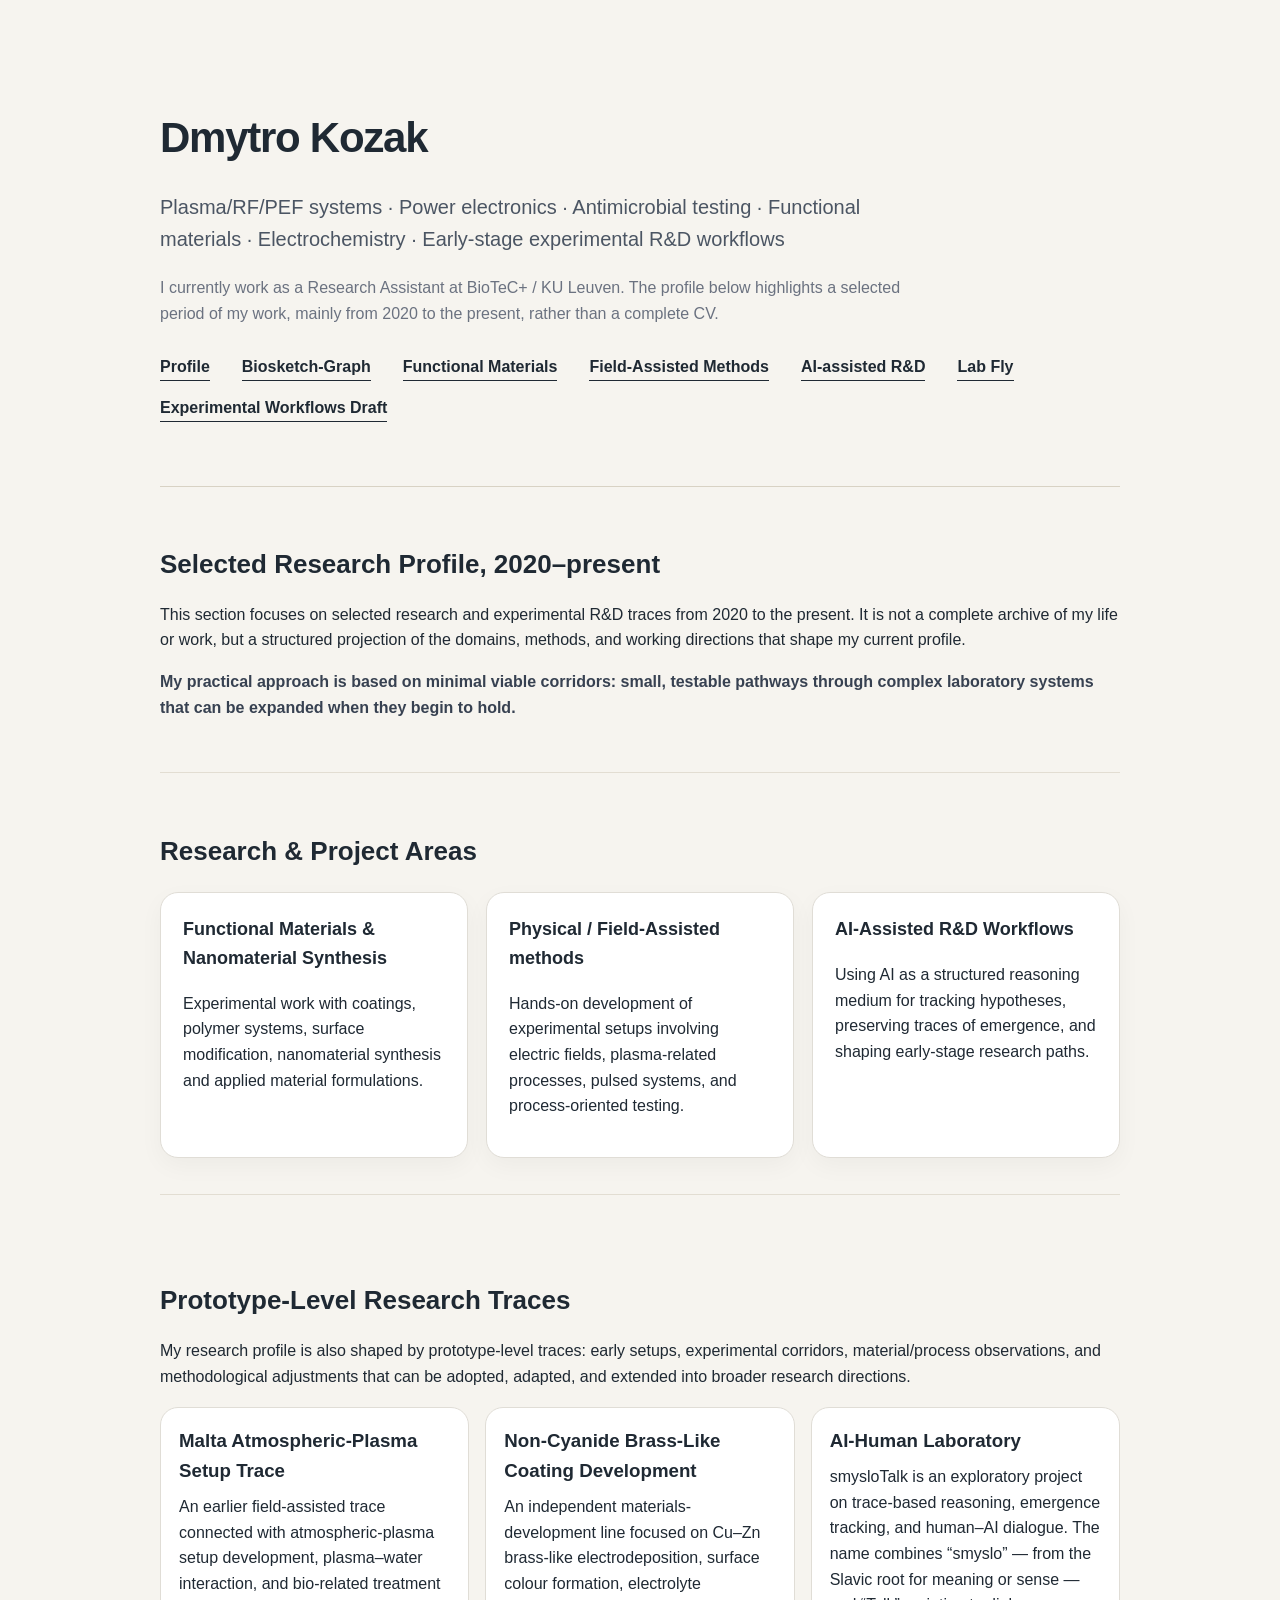
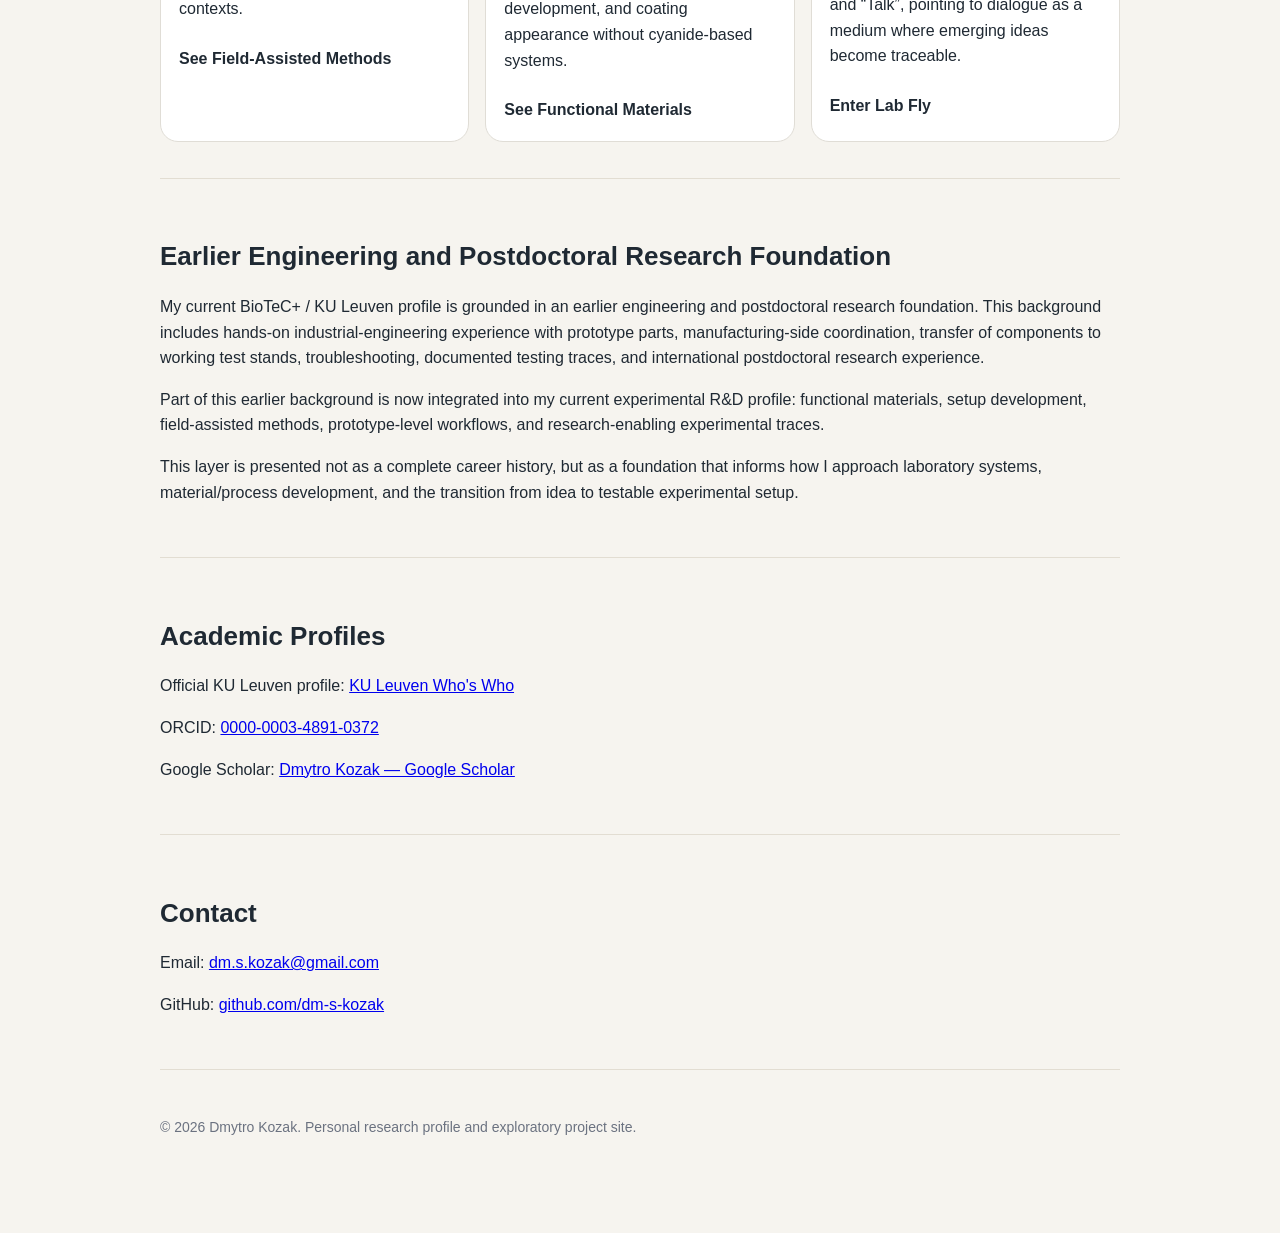
<file: index.html>
<!DOCTYPE html>
<html lang="en">
<head>
  <meta charset="UTF-8" />
  <meta name="viewport" content="width=device-width, initial-scale=1.0" />
  <title>Dmytro Kozak</title>
  <style>

    :root {
      --line: #e0ddd6;
      --card: #ffffff;
      --muted: #6b7280;
      --accent: #1f2933;
      --border-color: #e2ddd2;
    }
    body {
      margin: 0;
      font-family: Arial, Helvetica, sans-serif;
      background: #f6f4ef;
      color: #1f2933;
      line-height: 1.6;
    }

    .page {
      max-width: 960px;
      margin: 0 auto;
      padding: 48px 24px;
    }

    header {
      padding: 56px 0 40px;
      border-bottom: 1px solid #d8d2c4;
    }

    h1 {
      font-size: 42px;
      margin: 0 0 12px;
      letter-spacing: -0.03em;
    }

    .subtitle {
      font-size: 20px;
      color: #4b5563;
      max-width: 780px;
    }

    .hero-context {
      max-width: 780px;
      color: #6b7280;
      margin-top: 14px;
    }


    .capability-box {
      margin-top: 24px;
      max-width: 780px;
      background: #ffffff;
      border: 1px solid #e0ddd6;
      border-radius: 18px;
      padding: 20px 22px;
      box-shadow: 0 8px 24px rgba(0,0,0,0.04);
    }

    .capability-label {
      margin: 0 0 10px;
      font-size: 13px;
      letter-spacing: 0.08em;
      text-transform: uppercase;
      color: #6b7280;
      font-weight: 700;
    }

    .capability-list {
      margin: 0;
      padding-left: 20px;
      color: #374151;
    }

    .capability-list li {
      margin: 8px 0;
    }

    nav {
      margin-top: 28px;
    }

    nav a {
      margin-right: 18px;
      color: #1f2933;
      text-decoration: none;
      font-weight: 600;
    }

    nav a:hover {
      text-decoration: underline;
    }

    section {
      padding: 36px 0;
      border-bottom: 1px solid #e2ddd2;
    }

    h2 {
      font-size: 26px;
      margin-bottom: 16px;
    }

    .grid {
      display: grid;
      grid-template-columns: repeat(auto-fit, minmax(260px, 1fr));
      gap: 18px;
      margin-top: 20px;
    }

    .card {
      background: #ffffff;
      border: 1px solid #e0ddd6;
      border-radius: 18px;
      padding: 22px;
      box-shadow: 0 8px 24px rgba(0,0,0,0.04);
    }

    .card h3 {
      margin-top: 0;
      font-size: 18px;
    }

    footer {
      padding: 32px 0;
      color: #6b7280;
      font-size: 14px;
    }

    .tagline {
      font-weight: 600;
      color: #374151;
    }
    .trace-panel {
  margin-top: 28px;
}

.trace-grid {
  display: grid;
  grid-template-columns: repeat(3, minmax(0, 1fr));
  gap: 16px;
  margin-top: 18px;
}

.trace-card {
  border: 1px solid var(--line);
  border-radius: 18px;
  padding: 18px;
  background: var(--card);
}

.trace-card h3 {
  margin-top: 0;
  margin-bottom: 8px;
}

.trace-card p {
  margin-top: 0;
}

.trace-card a {
  display: inline-block;
  margin-top: 8px;
  color: var(--accent);
  font-weight: 650;
  text-decoration: none;
}

.trace-card a:hover,
.trace-card a:focus {
  text-decoration: underline;
}

@media (max-width: 760px) {
  .trace-grid {
    grid-template-columns: 1fr;
  }
}

  </style>
</head>
<body>
  <main class="page">
    <header>
      <h1>Dmytro Kozak</h1>
      <p class="subtitle">
        Plasma/RF/PEF systems &middot; Power electronics &middot; Antimicrobial testing &middot; Functional materials &middot; Electrochemistry &middot; Early-stage experimental R&amp;D workflows
      </p>

      <p class="hero-context">
        I currently work as a Research Assistant at BioTeC+ / KU Leuven. The profile
        below highlights a selected period of my work, mainly from 2020 to the
        present, rather than a complete CV.
      </p>

      <nav>
        <div style="margin: 24px 0; display: flex; flex-wrap: wrap; gap: 14px;">
  <a href="index.html" style="color: #1f2933; font-weight: 600; text-decoration: none; border-bottom: 1px solid #1f2933;">Profile</a>
  <a href="graph.html" style="color: #1f2933; font-weight: 600; text-decoration: none; border-bottom: 1px solid #1f2933;">Biosketch-Graph</a>
  <a href="functional-materials.html" style="color: #1f2933; font-weight: 600; text-decoration: none; border-bottom: 1px solid #1f2933;">Functional Materials</a>
  <a href="field-assisted-methods.html" style="color: #1f2933; font-weight: 600; text-decoration: none; border-bottom: 1px solid #1f2933;">Field-Assisted Methods</a>
  <a href="ai-assisted-rd.html" style="color: #1f2933; font-weight: 600; text-decoration: none; border-bottom: 1px solid #1f2933;">AI-assisted R&amp;D</a>
  <a href="lab-fly.html" style="color: #1f2933; font-weight: 600; text-decoration: none; border-bottom: 1px solid #1f2933;">Lab Fly</a>
  <a href="experimental-workflows-draft.html" style="color: #1f2933; font-weight: 600; text-decoration: none; border-bottom: 1px solid #1f2933;">Experimental Workflows Draft</a>
</div>
      </nav>
    </header>

    <section id="profile">
  <h2>Selected Research Profile, 2020–present</h2>

  <p>
    This section focuses on selected research and experimental R&amp;D traces from
    2020 to the present. It is not a complete archive of my life or work, but a
    structured projection of the domains, methods, and working directions that
    shape my current profile.
  </p>

  <p class="tagline">
    My practical approach is based on minimal viable corridors: small, testable pathways
    through complex laboratory systems that can be expanded when they begin to hold.
  </p>
</section>

    <section id="projects">
      <h2>Research &amp; Project Areas</h2>
      <div class="grid">
        <div class="card">
          <h3>Functional Materials &amp; Nanomaterial Synthesis</h3>
          <p>
            Experimental work with coatings, polymer systems, surface modification, nanomaterial synthesis
            and applied material formulations.
          </p>
        </div>

        <div class="card">
          <h3>Physical / Field-Assisted methods</h3>
          <p>
            Hands-on development of experimental setups involving electric fields,
            plasma-related processes, pulsed systems, and process-oriented testing.
          </p>
        </div>

        <div class="card">
          <h3>AI-Assisted R&amp;D Workflows</h3>
          <p>
            Using AI as a structured reasoning medium for tracking hypotheses,
            preserving traces of emergence, and shaping early-stage research paths.
          </p>
        </div>
      </div>
    </section>
<section class="panel trace-panel">
  <h2>Prototype-Level Research Traces</h2>

  <p>
    My research profile is also shaped by prototype-level traces: early setups,
    experimental corridors, material/process observations, and methodological
    adjustments that can be adopted, adapted, and extended into broader research directions.
  </p>

  <div class="trace-grid">
    <article class="trace-card">
      <h3>Malta Atmospheric-Plasma Setup Trace</h3>
      <p>
        An earlier field-assisted trace connected with atmospheric-plasma setup
        development, plasma–water interaction, and bio-related treatment contexts.
      </p>
      <a href="field-assisted-methods.html">See Field-Assisted Methods</a>
    </article>

    <article class="trace-card">
      <h3>Non-Cyanide Brass-Like Coating Development</h3>
      <p>
        An independent materials-development line focused on Cu–Zn brass-like
        electrodeposition, surface colour formation, electrolyte development,
        and coating appearance without cyanide-based systems.
      </p>
      <a href="functional-materials.html">See Functional Materials</a>
    </article>

    <article class="trace-card">
      <h3>AI-Human Laboratory</h3>
      <p>
        smysloTalk is an exploratory project on trace-based reasoning,
        emergence tracking, and human&ndash;AI dialogue. The name combines
        &ldquo;smyslo&rdquo; &mdash; from the Slavic root for meaning or sense &mdash;
        and &ldquo;Talk&rdquo;, pointing to dialogue as a medium where emerging ideas
        become traceable.
      </p>
      <a href="lab-fly.html">Enter Lab Fly</a>
    </article>
  </div>
</section>

       <section class="panel foundation-panel">
  <h2>Earlier Engineering and Postdoctoral Research Foundation</h2>

  <p>
    My current BioTeC+ / KU Leuven profile is grounded in an earlier engineering
    and postdoctoral research foundation. This background includes hands-on
    industrial-engineering experience with prototype parts, manufacturing-side
    coordination, transfer of components to working test stands, troubleshooting,
    documented testing traces, and international postdoctoral research experience.
  </p>

  <p>
    Part of this earlier background is now integrated into my current experimental
    R&D profile: functional materials, setup development, field-assisted methods,
    prototype-level workflows, and research-enabling experimental traces.
  </p>

  <p class="small">
    This layer is presented not as a complete career history, but as a foundation
    that informs how I approach laboratory systems, material/process development,
    and the transition from idea to testable experimental setup.
  </p>
</section>
<section id="academic-profiles">
  <h2>Academic Profiles</h2>
  <p>
    Official KU Leuven profile:
    <a href="https://www.kuleuven.be/wieiswie/en/person/00136794" target="_blank">
      KU Leuven Who's Who
    </a>
  </p>
  <p>
    ORCID:
    <a href="https://orcid.org/0000-0003-4891-0372" target="_blank">
      0000-0003-4891-0372
    </a>
  </p>
  <p>
    Google Scholar:
    <a href="https://scholar.google.com/citations?hl=en&user=v8gsy9AAAAAJ" target="_blank">
      Dmytro Kozak — Google Scholar
    </a>
  </p>
</section>

    <section id="contact">
      <h2>Contact</h2>
      <p>
        Email: <a href="mailto:dm.s.kozak@gmail.com">dm.s.kozak@gmail.com</a>
      </p>
      <p>
        GitHub: <a href="https://github.com/dm-s-kozak">github.com/dm-s-kozak</a>
      </p>
    </section>

    <footer>
      <p>© 2026 Dmytro Kozak. Personal research profile and exploratory project site.</p>
    </footer>
  </main>

  <style>
  </style>
</body>
</html>
</file>
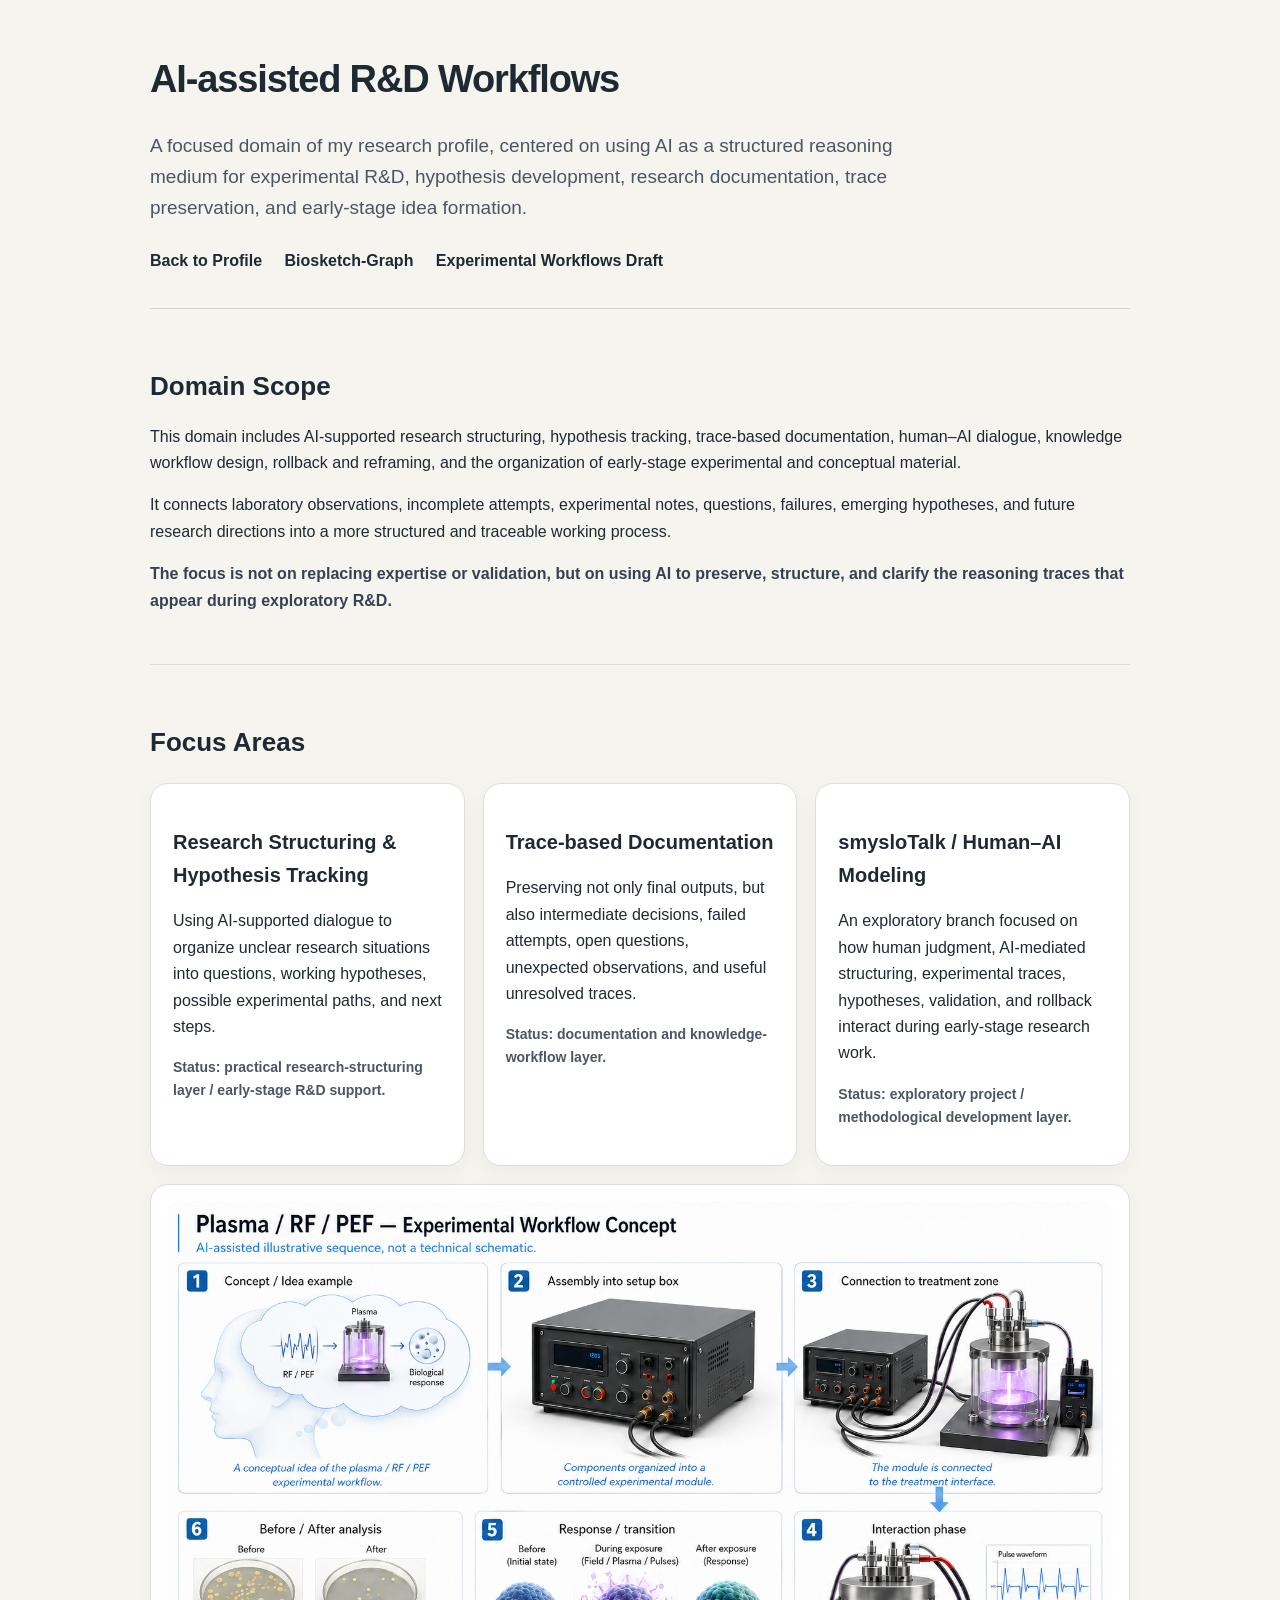
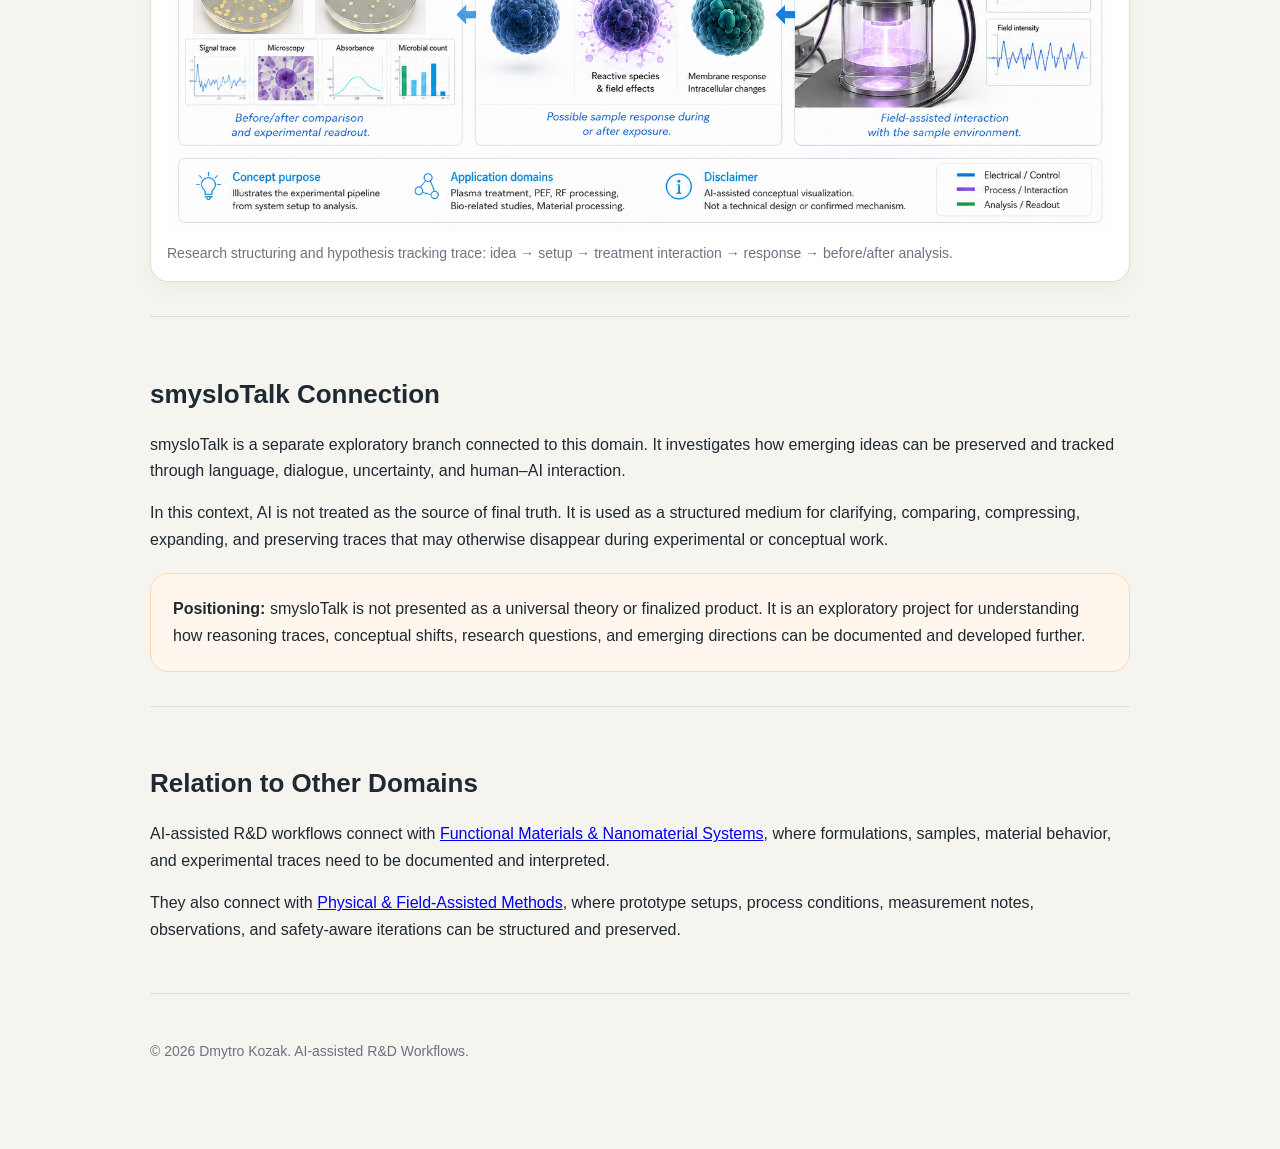
<file: ai-assisted-rd.html>
<!DOCTYPE html>
<html lang="en">
<head>
  <meta charset="UTF-8" />
  <meta name="viewport" content="width=device-width, initial-scale=1.0" />
  <title>AI-assisted R&D Workflows — Dmytro Kozak</title>
  <style>
    body {
      margin: 0;
      font-family: Arial, Helvetica, sans-serif;
      background: #f6f4ef;
      color: #1f2933;
      line-height: 1.65;
    }

    .page {
      max-width: 980px;
      margin: 0 auto;
      padding: 48px 24px 72px;
    }

    header {
      padding-bottom: 34px;
      border-bottom: 1px solid #d8d2c4;
    }

    h1 {
      font-size: 38px;
      margin: 0 0 12px;
      letter-spacing: -0.03em;
    }

    .subtitle {
      font-size: 19px;
      color: #4b5563;
      max-width: 760px;
    }

    nav {
      margin-top: 24px;
    }

    nav a {
      margin-right: 18px;
      color: #1f2933;
      text-decoration: none;
      font-weight: 600;
    }

    nav a:hover {
      text-decoration: underline;
    }

    section {
      padding: 34px 0;
      border-bottom: 1px solid #e2ddd2;
    }

    h2 {
      font-size: 26px;
      margin-bottom: 14px;
    }

    h3 {
      font-size: 20px;
      margin-bottom: 8px;
    }

    .grid {
      display: grid;
      grid-template-columns: repeat(auto-fit, minmax(260px, 1fr));
      gap: 18px;
      margin-top: 20px;
    }

    .card {
      background: #ffffff;
      border: 1px solid #e0ddd6;
      border-radius: 18px;
      padding: 22px;
      box-shadow: 0 8px 24px rgba(0,0,0,0.04);
    }

    .note {
      background: #fff7ed;
      border: 1px solid #fed7aa;
      border-radius: 18px;
      padding: 22px;
      margin-top: 20px;
    }

    .status {
      font-size: 14px;
      font-weight: 600;
      color: #4b5563;
      margin-top: 14px;
    }

    .tagline {
      font-weight: 600;
      color: #374151;
    }

    .example-visual {
      background: #ffffff;
      border: 1px solid #e0ddd6;
      border-radius: 18px;
      padding: 16px;
      margin: 18px 0 0;
      box-shadow: 0 8px 24px rgba(0,0,0,0.04);
    }

    .detail-image {
      display: block;
      width: 100%;
      height: auto;
      border-radius: 14px;
    }

    .image-caption {
      margin-top: 10px;
      color: #6b7280;
      font-size: 14px;
    }


    footer {
      padding-top: 32px;
      color: #6b7280;
      font-size: 14px;
    }
  </style>
</head>

<body>
  <main class="page">
    <header>
      <h1>AI-assisted R&amp;D Workflows</h1>
      <p class="subtitle">
        A focused domain of my research profile, centered on using AI as a structured
        reasoning medium for experimental R&amp;D, hypothesis development, research
        documentation, trace preservation, and early-stage idea formation.
      </p>

      <nav>
        <a href="index.html">Back to Profile</a>
        <a href="graph.html">Biosketch-Graph</a>
        <a href="experimental-workflows-draft.html">Experimental Workflows Draft</a>
      </nav>
    </header>

    <section>
      <h2>Domain Scope</h2>
      <p>
        This domain includes AI-supported research structuring, hypothesis tracking,
        trace-based documentation, human–AI dialogue, knowledge workflow design,
        rollback and reframing, and the organization of early-stage experimental
        and conceptual material.
      </p>

      <p>
        It connects laboratory observations, incomplete attempts, experimental notes,
        questions, failures, emerging hypotheses, and future research directions into
        a more structured and traceable working process.
      </p>

      <p class="tagline">
        The focus is not on replacing expertise or validation, but on using AI to preserve,
        structure, and clarify the reasoning traces that appear during exploratory R&amp;D.
      </p>
    </section>

    <section>
      <h2>Focus Areas</h2>

      <div class="grid">
        <div class="card">
          <h3>Research Structuring &amp; Hypothesis Tracking</h3>
          <p>
            Using AI-supported dialogue to organize unclear research situations into
            questions, working hypotheses, possible experimental paths, and next steps.
          </p>
          <p class="status">
            Status: practical research-structuring layer / early-stage R&amp;D support.
          </p>
        </div>

        <div class="card">
          <h3>Trace-based Documentation</h3>
          <p>
            Preserving not only final outputs, but also intermediate decisions, failed
            attempts, open questions, unexpected observations, and useful unresolved traces.
          </p>
          <p class="status">
            Status: documentation and knowledge-workflow layer.
          </p>
        </div>

        <div class="card">
          <h3>smysloTalk / Human–AI Modeling</h3>
          <p>
            An exploratory branch focused on how human judgment, AI-mediated structuring,
            experimental traces, hypotheses, validation, and rollback interact during
            early-stage research work.
          </p>
          <p class="status">
            Status: exploratory project / methodological development layer.
          </p>
        </div>
      </div>

      <figure class="example-visual">
        <img src="images/ai-assisted-rd/ai-assisted-conceptual-workflow.png" alt="AI-assisted conceptual workflow for research structuring and hypothesis tracking" class="detail-image">
        <figcaption class="image-caption">
          Research structuring and hypothesis tracking trace: idea → setup → treatment interaction → response → before/after analysis.
        </figcaption>
      </figure>
    </section>

    <section>
      <h2>smysloTalk Connection</h2>
      <p>
        smysloTalk is a separate exploratory branch connected to this domain. It investigates
        how emerging ideas can be preserved and tracked through language, dialogue,
        uncertainty, and human–AI interaction.
      </p>

      <p>
        In this context, AI is not treated as the source of final truth. It is used as a
        structured medium for clarifying, comparing, compressing, expanding, and preserving
        traces that may otherwise disappear during experimental or conceptual work.
      </p>

      <div class="note">
        <strong>Positioning:</strong>
        smysloTalk is not presented as a universal theory or finalized product. It is an
        exploratory project for understanding how reasoning traces, conceptual shifts,
        research questions, and emerging directions can be documented and developed further.
      </div>
    </section>

    <section>
      <h2>Relation to Other Domains</h2>
      <p>
        AI-assisted R&amp;D workflows connect with
        <a href="functional-materials.html">Functional Materials &amp; Nanomaterial Systems</a>,
        where formulations, samples, material behavior, and experimental traces need to be
        documented and interpreted.
      </p>

      <p>
        They also connect with
        <a href="field-assisted-methods.html">Physical &amp; Field-Assisted Methods</a>,
        where prototype setups, process conditions, measurement notes, observations, and
        safety-aware iterations can be structured and preserved.
      </p>
    </section>

    <footer>
      <p>© 2026 Dmytro Kozak. AI-assisted R&amp;D Workflows.</p>
    </footer>
  </main>

  <style>
  </style>
</body>
</html>
</file>
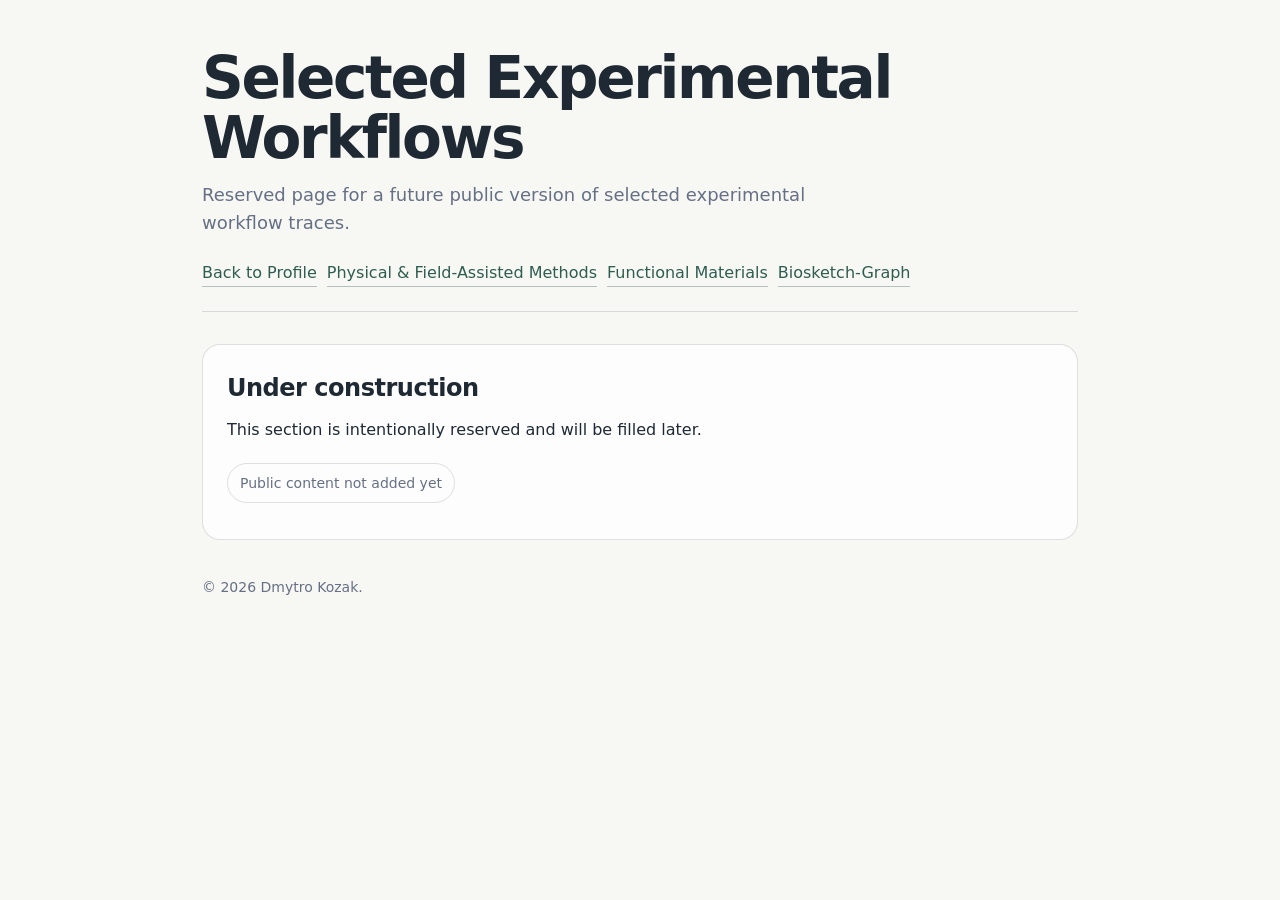
<file: experimental-workflows-draft.html>
<!doctype html>
<html lang="en">
<head>
  <meta charset="utf-8" />
  <meta name="viewport" content="width=device-width, initial-scale=1" />
  <title>Selected Experimental Workflows — Under Construction — Dmytro Kozak</title>
  <style>
    :root {
      --bg: #f7f7f4;
      --text: #1f2933;
      --muted: #667085;
      --line: rgba(31, 41, 51, 0.14);
      --card: rgba(255, 255, 255, 0.78);
      --accent: #2f5d50;
    }

    * { box-sizing: border-box; }

    body {
      margin: 0;
      font-family: system-ui, -apple-system, BlinkMacSystemFont, "Segoe UI", sans-serif;
      background: var(--bg);
      color: var(--text);
      line-height: 1.6;
    }

    .page {
      max-width: 920px;
      margin: 0 auto;
      padding: 48px 22px 56px;
    }

    header {
      padding-bottom: 24px;
      border-bottom: 1px solid var(--line);
      margin-bottom: 32px;
    }

    h1 {
      margin: 0 0 12px;
      font-size: clamp(34px, 5vw, 58px);
      line-height: 1.04;
      letter-spacing: -0.04em;
    }

    .subtitle {
      max-width: 680px;
      color: var(--muted);
      font-size: 18px;
      margin: 0;
    }

    nav {
      display: flex;
      flex-wrap: wrap;
      gap: 10px;
      margin-top: 22px;
    }

    nav a, .card a {
      color: var(--accent);
      text-decoration: none;
      border-bottom: 1px solid rgba(47, 93, 80, 0.35);
    }

    nav a:hover, .card a:hover { border-bottom-color: var(--accent); }

    .card {
      background: var(--card);
      border: 1px solid var(--line);
      border-radius: 18px;
      padding: 24px;
    }

    h2 {
      margin: 0 0 10px;
      font-size: 24px;
      letter-spacing: -0.02em;
    }

    p { margin: 0 0 12px; }

    .status {
      display: inline-flex;
      align-items: center;
      gap: 8px;
      margin-top: 8px;
      padding: 8px 12px;
      border-radius: 999px;
      border: 1px solid var(--line);
      color: var(--muted);
      font-size: 14px;
    }

    footer {
      margin-top: 36px;
      color: var(--muted);
      font-size: 14px;
    }
  </style>
</head>
<body>
  <main class="page">
    <header>
      <h1>Selected Experimental Workflows</h1>
      <p class="subtitle">
        Reserved page for a future public version of selected experimental workflow traces.
      </p>
      <nav>
        <a href="index.html">Back to Profile</a>
        <a href="field-assisted-methods.html">Physical &amp; Field-Assisted Methods</a>
        <a href="functional-materials.html">Functional Materials</a>
        <a href="graph.html">Biosketch-Graph</a>
      </nav>
    </header>

    <section class="card">
      <h2>Under construction</h2>
      <p>
        This section is intentionally reserved and will be filled later.
      </p>
      <p class="status">Public content not added yet</p>
    </section>

    <footer>
      <p>© 2026 Dmytro Kozak.</p>
    </footer>
  </main>
</body>
</html>
</file>
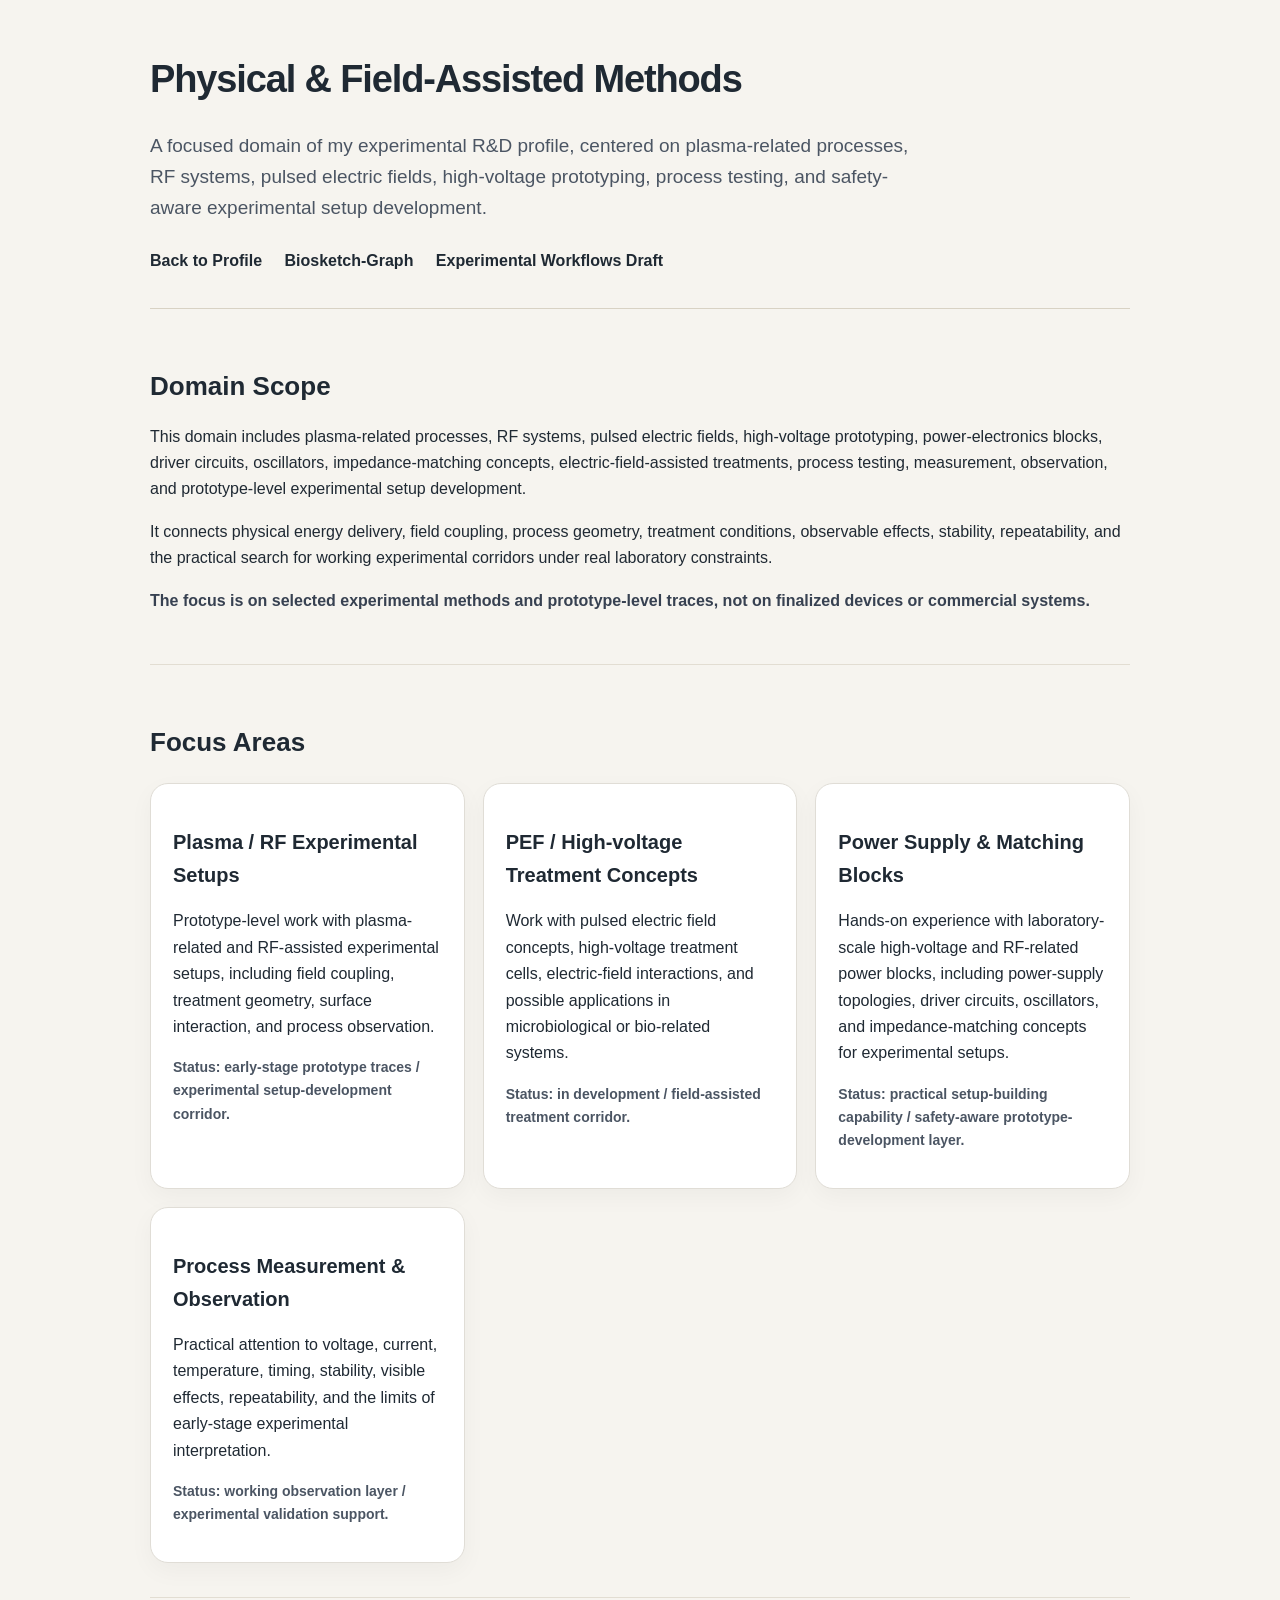
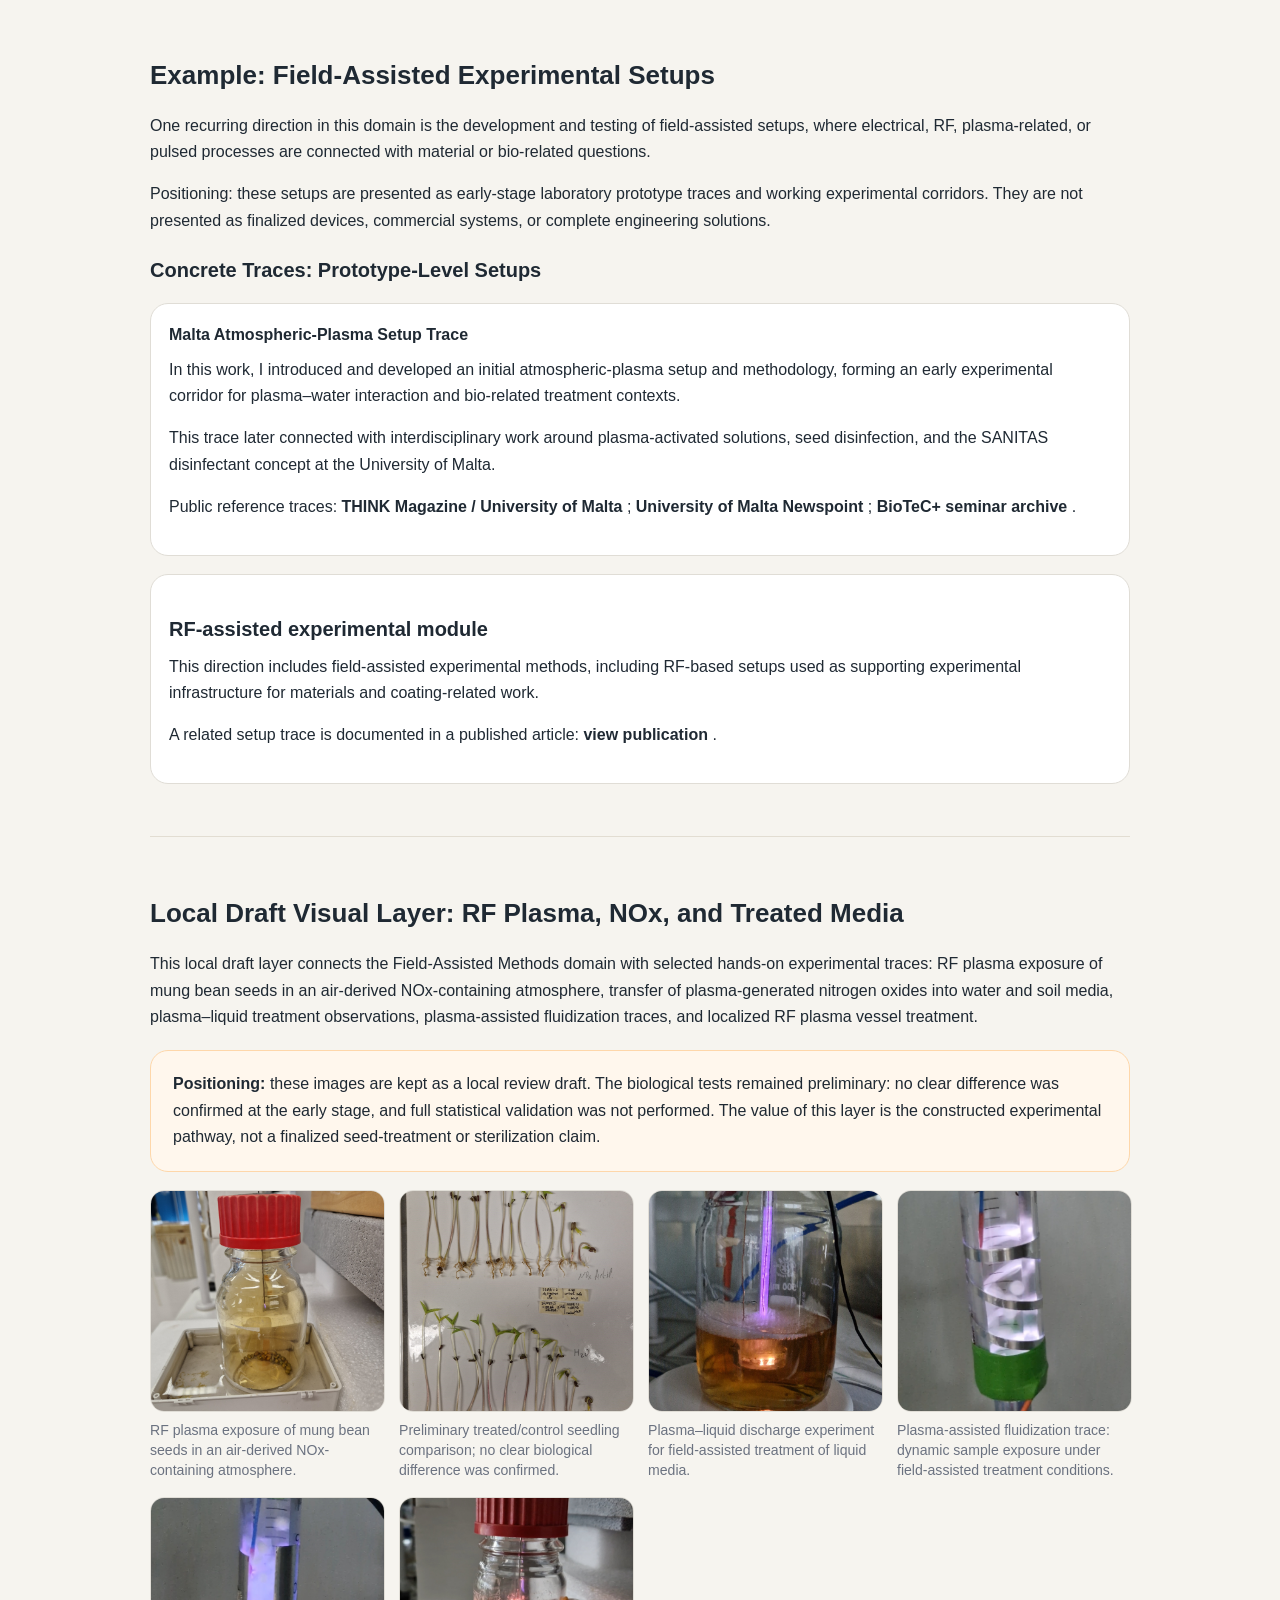
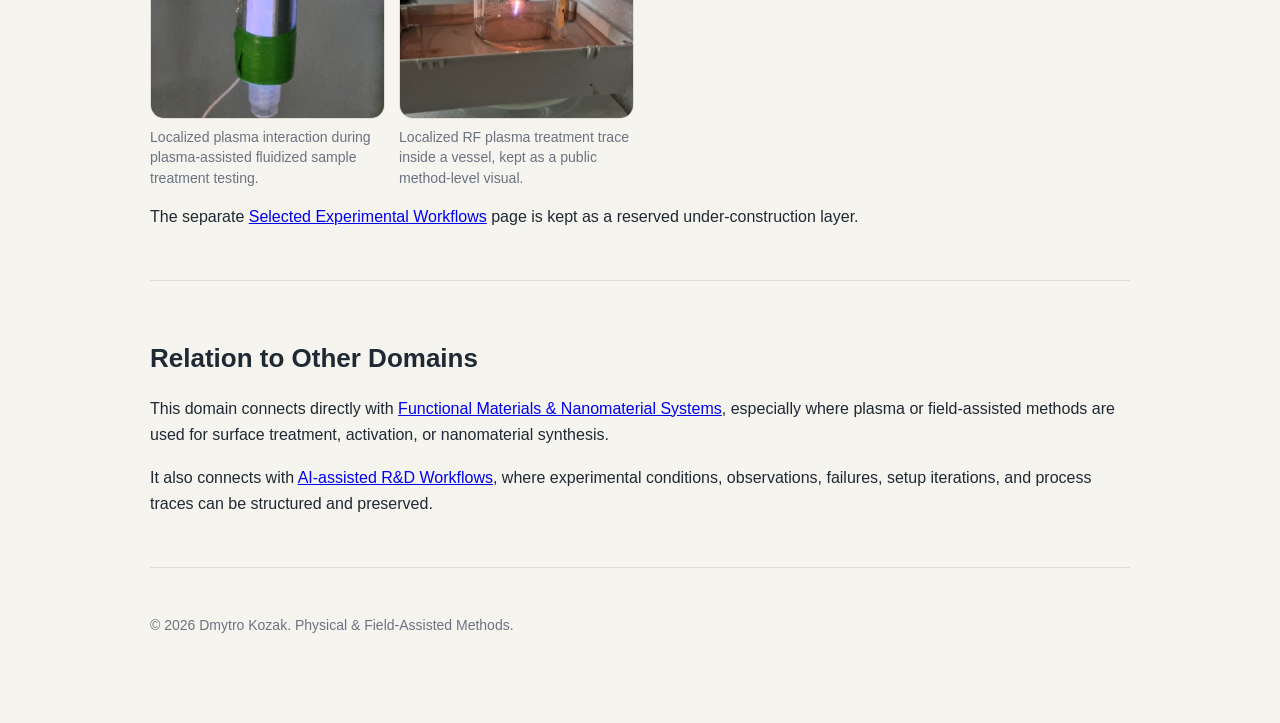
<file: field-assisted-methods.html>
<!DOCTYPE html>
<html lang="en">
<head>
  <meta charset="UTF-8" />
  <meta name="viewport" content="width=device-width, initial-scale=1.0" />
  <title>Physical & Field-Assisted Methods — Dmytro Kozak</title>
  <style>

    :root {
      --line: #e0ddd6;
      --card: #ffffff;
      --muted: #6b7280;
      --accent: #1f2933;
      --border-color: #e2ddd2;
    }
    body {
      margin: 0;
      font-family: Arial, Helvetica, sans-serif;
      background: #f6f4ef;
      color: #1f2933;
      line-height: 1.65;
    }

    .page {
      max-width: 980px;
      margin: 0 auto;
      padding: 48px 24px 72px;
    }

    header {
      padding-bottom: 34px;
      border-bottom: 1px solid #d8d2c4;
    }

    h1 {
      font-size: 38px;
      margin: 0 0 12px;
      letter-spacing: -0.03em;
    }

    .subtitle {
      font-size: 19px;
      color: #4b5563;
      max-width: 760px;
    }

    nav {
      margin-top: 24px;
    }

    nav a {
      margin-right: 18px;
      color: #1f2933;
      text-decoration: none;
      font-weight: 600;
    }

    nav a:hover {
      text-decoration: underline;
    }

    section {
      padding: 34px 0;
      border-bottom: 1px solid #e2ddd2;
    }

    h2 {
      font-size: 26px;
      margin-bottom: 14px;
    }

    h3 {
      font-size: 20px;
      margin-bottom: 8px;
    }

    .grid {
      display: grid;
      grid-template-columns: repeat(auto-fit, minmax(260px, 1fr));
      gap: 18px;
      margin-top: 20px;
    }

    .card {
      background: #ffffff;
      border: 1px solid #e0ddd6;
      border-radius: 18px;
      padding: 22px;
      box-shadow: 0 8px 24px rgba(0,0,0,0.04);
    }

    .note {
      background: #eef2ff;
      border: 1px solid #c7d2fe;
      border-radius: 18px;
      padding: 22px;
      margin-top: 20px;
    }

    .status {
      font-size: 14px;
      font-weight: 600;
      color: #4b5563;
      margin-top: 14px;
    }

    .tagline {
      font-weight: 600;
      color: #374151;
    }

    footer {
      padding-top: 32px;
      color: #6b7280;
      font-size: 14px;
    }
    .example-visual {
  margin: 18px 0 14px;
}

.example-visual .detail-image {
  width: 100%;
  max-width: 520px;
  height: auto;
  display: block;
  margin: 0 auto;
  border-radius: 14px;
  border: 1px solid var(--line);
}

.example-visual .image-caption {
  max-width: 520px;
  margin: 8px auto 0;
  color: var(--muted);
  font-size: 0.9rem;
}
    .trace-card {
  border: 1px solid var(--line);
  border-radius: 18px;
  padding: 18px;
  margin: 16px 0 18px;
  background: var(--card);
}

.trace-card h4 {
  margin-top: 0;
  margin-bottom: 8px;
}

.trace-card p {
  margin-top: 0;
}

.trace-card a {
  color: var(--accent);
  font-weight: 650;
  text-decoration: none;
}

.trace-card a:hover,
.trace-card a:focus {
  text-decoration: underline;
}


    .draft-note {
      background: #fff7ed;
      border: 1px solid #fed7aa;
      border-radius: 18px;
      padding: 20px 22px;
      margin-top: 20px;
    }

    .draft-image-grid {
      display: grid;
      grid-template-columns: repeat(auto-fit, minmax(220px, 1fr));
      gap: 16px;
      margin: 18px 0 14px;
    }

    .draft-image-grid figure {
      margin: 0;
    }

    .draft-image-grid img {
      width: 100%;
      height: 220px;
      object-fit: cover;
      display: block;
      border-radius: 14px;
      border: 1px solid var(--line);
      background: #ffffff;
    }

    .draft-image-grid figcaption {
      margin-top: 8px;
      color: var(--muted);
      font-size: 0.88rem;
      line-height: 1.45;
    }

 .section-seam {
  margin: 3rem 0 2rem;
  padding-top: 1rem;
  border-top: 1px solid var(--border-color, rgba(128, 128, 128, 0.25));
  font-size: 0.85rem;
  opacity: 0.7;
}
  </style>
</head>

<body>
  <main class="page">
    <header>
      <h1>Physical & Field-Assisted Methods</h1>
      <p class="subtitle">
        A focused domain of my experimental R&amp;D profile, centered on plasma-related
        processes, RF systems, pulsed electric fields, high-voltage prototyping,
        process testing, and safety-aware experimental setup development.
      </p>

      <nav>
        <a href="index.html">Back to Profile</a>
        <a href="graph.html">Biosketch-Graph</a>
        <a href="experimental-workflows-draft.html">Experimental Workflows Draft</a>
      </nav>
    </header>

    <section>
      <h2>Domain Scope</h2>
      <p>
        This domain includes plasma-related processes, RF systems, pulsed electric fields,
      high-voltage prototyping, power-electronics blocks, driver circuits, oscillators,
      impedance-matching concepts, electric-field-assisted treatments, process testing,
      measurement, observation, and prototype-level experimental setup development.
      </p>

      <p>
        It connects physical energy delivery, field coupling, process geometry, treatment
        conditions, observable effects, stability, repeatability, and the practical search
        for working experimental corridors under real laboratory constraints.
      </p>

      <p class="tagline">
        The focus is on selected experimental methods and prototype-level traces, not on
        finalized devices or commercial systems.
      </p>
    </section>

    <section>
      <h2>Focus Areas</h2>

      <div class="grid">
        <div class="card">
          <h3>Plasma / RF Experimental Setups</h3>
          <p>
            Prototype-level work with plasma-related and RF-assisted experimental setups,
            including field coupling, treatment geometry, surface interaction, and process
            observation.
          </p>
          <p class="status">
            Status: early-stage prototype traces / experimental setup-development corridor.
          </p>
        </div>

        <div class="card">
          <h3>PEF / High-voltage Treatment Concepts</h3>
          <p>
            Work with pulsed electric field concepts, high-voltage treatment cells,
            electric-field interactions, and possible applications in microbiological
            or bio-related systems.
          </p>
          <p class="status">
            Status: in development / field-assisted treatment corridor.
          </p>
        </div>

<div class="card">
  <h3>Power Supply & Matching Blocks</h3>
  <p>
    Hands-on experience with laboratory-scale high-voltage and RF-related power blocks,
    including power-supply topologies, driver circuits, oscillators, and impedance-matching
    concepts for experimental setups.
  </p>
  <p class="status">
    Status: practical setup-building capability / safety-aware prototype-development layer.
  </p>
</div>
        
        <div class="card">
          <h3>Process Measurement & Observation</h3>
          <p>
            Practical attention to voltage, current, temperature, timing, stability,
            visible effects, repeatability, and the limits of early-stage experimental
            interpretation.
          </p>
          <p class="status">
            Status: working observation layer / experimental validation support.
          </p>
        </div>
      </div>
    </section>

    <section>
      <h2>Example: Field-Assisted Experimental Setups</h2>

      <p>
        One recurring direction in this domain is the development and testing of
        field-assisted setups, where electrical, RF, plasma-related, or pulsed
        processes are connected with material or bio-related questions.
      </p>

      <p>
        Positioning: these setups are presented as early-stage laboratory prototype
        traces and working experimental corridors. They are not presented as finalized
        devices, commercial systems, or complete engineering solutions.
      </p>

      <h3>Concrete Traces: Prototype-Level Setups</h3>

      <div class="trace-card">
        <h4>Malta Atmospheric-Plasma Setup Trace</h4>

        <p>
          In this work, I introduced and developed an initial atmospheric-plasma setup
          and methodology, forming an early experimental corridor for plasma–water
          interaction and bio-related treatment contexts.
        </p>

        <p>
          This trace later connected with interdisciplinary work around
          plasma-activated solutions, seed disinfection, and the SANITAS disinfectant
          concept at the University of Malta.
        </p>

        <p class="small">
          Public reference traces:
          <a href="https://www.um.edu.mt/library/oar/bitstream/123456789/123497/1/THINK36-Plasma.pdf" target="_blank" rel="noopener">
            THINK Magazine / University of Malta
          </a>;
          <a href="https://www.um.edu.mt/newspoint/news/2021/12/can-plasma-guns-save-the-world" target="_blank" rel="noopener">
            University of Malta Newspoint
          </a>;
          <a href="https://cit.kuleuven.be/biotec/events/current-plasma-science-research-at-the-university-of-malta" target="_blank" rel="noopener">
            BioTeC+ seminar archive
          </a>.
        </p>
      </div>

      <article class="trace-card">
        <h3>RF-assisted experimental module</h3>

        <p>
          This direction includes field-assisted experimental methods, including
          RF-based setups used as supporting experimental infrastructure for materials
          and coating-related work.
        </p>

        <p>
          A related setup trace is documented in a published article:
          <a href="https://doi.org/10.3390/app112311117" target="_blank" rel="noopener">
            view publication
          </a>.
        </p>
      </article>

    </section>


    <section>
      <h2>Local Draft Visual Layer: RF Plasma, NOx, and Treated Media</h2>
      <p>
        This local draft layer connects the Field-Assisted Methods domain with selected
        hands-on experimental traces: RF plasma exposure of mung bean seeds in an
        air-derived NOx-containing atmosphere, transfer of plasma-generated nitrogen
        oxides into water and soil media, plasma–liquid treatment observations,
        plasma-assisted fluidization traces, and localized RF plasma vessel treatment.
      </p>

      <div class="draft-note">
        <strong>Positioning:</strong>
        these images are kept as a local review draft. The biological tests remained
        preliminary: no clear difference was confirmed at the early stage, and full
        statistical validation was not performed. The value of this layer is the
        constructed experimental pathway, not a finalized seed-treatment or
        sterilization claim.
      </div>

      <div class="draft-image-grid">
        <figure>
          <img src="images/field-assisted-methods/local-draft/01_rf_plasma_mung_beans_container.jpg" alt="RF plasma treatment of mung bean seeds in a closed container">
          <figcaption>RF plasma exposure of mung bean seeds in an air-derived NOx-containing atmosphere.</figcaption>
        </figure>
        <figure>
          <img src="images/field-assisted-methods/local-draft/03_seedling_comparison_nox_h2o.jpg" alt="Seedling comparison between NOx-related treatment and water control">
          <figcaption>Preliminary treated/control seedling comparison; no clear biological difference was confirmed.</figcaption>
        </figure>
        <figure>
          <img src="images/field-assisted-methods/local-draft/07_plasma_liquid_discharge.jpg" alt="Plasma liquid discharge experiment">
          <figcaption>Plasma–liquid discharge experiment for field-assisted treatment of liquid media.</figcaption>
        </figure>
        <figure>
          <img src="images/field-assisted-methods/local-draft/field-fluid-1.jpg" alt="Plasma-assisted fluidization tube trace">
          <figcaption>Plasma-assisted fluidization trace: dynamic sample exposure under field-assisted treatment conditions.</figcaption>
        </figure>
        <figure>
          <img src="images/field-assisted-methods/local-draft/field-fluid-2.jpg" alt="Plasma-assisted fluidization tube trace with visible glow">
          <figcaption>Localized plasma interaction during plasma-assisted fluidized sample treatment testing.</figcaption>
        </figure>
        <figure>
          <img src="images/field-assisted-methods/local-draft/field-rf-vessel.jpg" alt="Localized RF plasma vessel treatment trace">
          <figcaption>Localized RF plasma treatment trace inside a vessel, kept as a public method-level visual.</figcaption>
        </figure>
      </div>

      <p>
        The separate <a href="experimental-workflows-draft.html">Selected Experimental Workflows</a>
        page is kept as a reserved under-construction layer.
      </p>
    </section>

    <section>
      <h2>Relation to Other Domains</h2>
      <p>
        This domain connects directly with
        <a href="functional-materials.html">Functional Materials & Nanomaterial Systems</a>,
        especially where plasma or field-assisted methods are used for surface treatment,
        activation, or nanomaterial synthesis.
      </p>

      <p>
        It also connects with <a href="ai-assisted-rd.html">AI-assisted R&amp;D Workflows</a>,
        where experimental conditions, observations, failures, setup iterations, and
        process traces can be structured and preserved.
      </p>
      
      </section>

    <footer>
      <p>© 2026 Dmytro Kozak. Physical & Field-Assisted Methods.</p>
    </footer>
  </main>

  <style>
  </style>
</body>
</html>
</file>
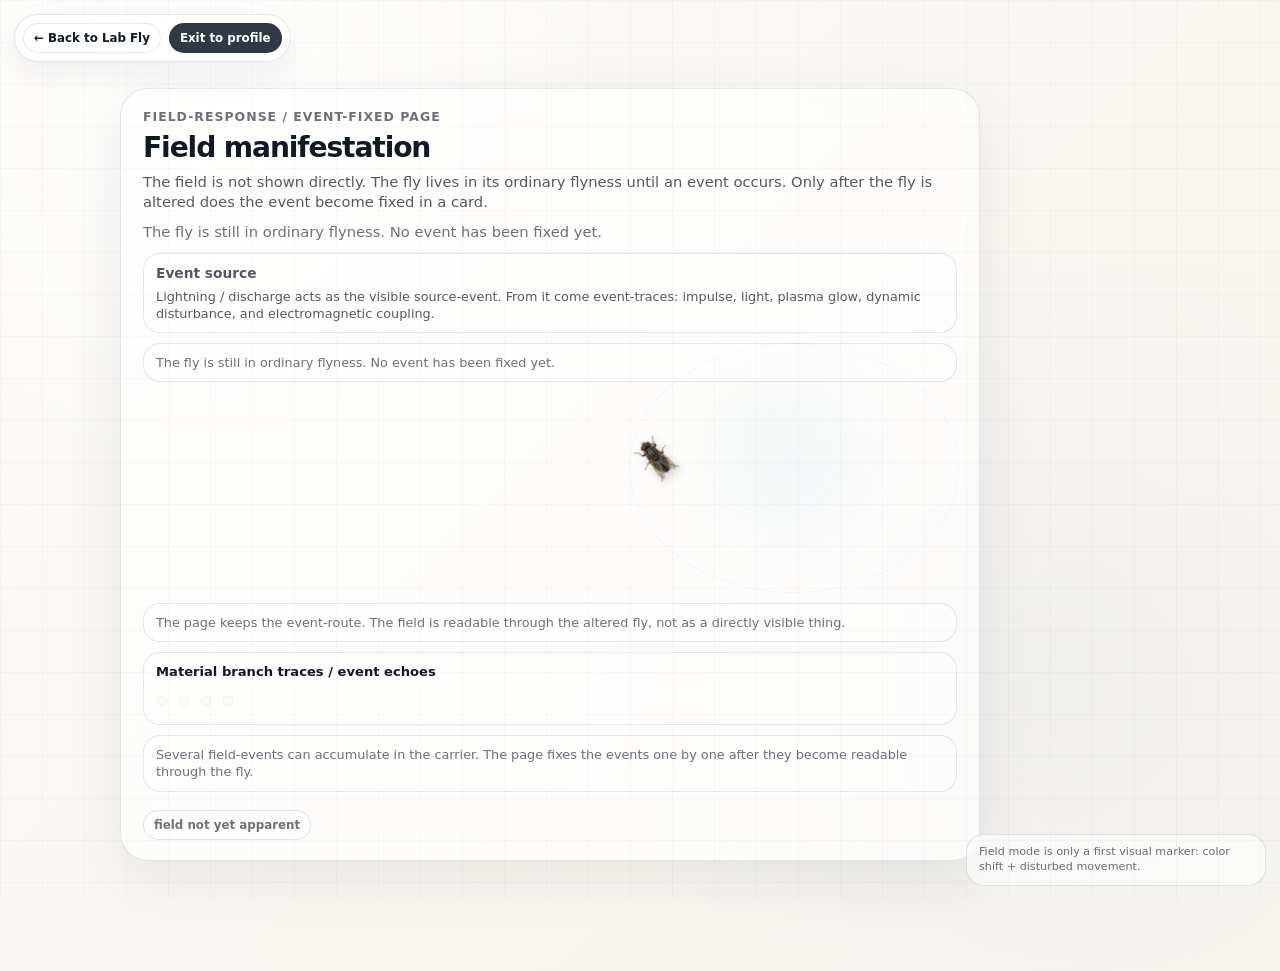
<file: field-response-fly.html>
<!DOCTYPE html>
<html lang="en">
<head>
<meta charset="UTF-8" />
<meta name="viewport" content="width=device-width, initial-scale=1.0" />
<title>Field-response / Lab Fly</title>
<link rel="stylesheet" href="assets/lab-fly/lab-fly.css" />
</head>
<body data-fly-mode="field">
<div class="surface" id="surface"></div>
<nav class="lab-nav">
  <a href="lab-fly.html">← Back to Lab Fly</a>
  <a class="exit" href="index.html">Exit to profile</a>
</nav>
<main class="page">

<section class="panel field-response-panel">
  <div class="kicker">Field-response / event-fixed page</div>
  <h2>Field manifestation</h2>
  <p>The field is not shown directly. The fly lives in its ordinary flyness until an event occurs. Only after the fly is altered does the event become fixed in a card.</p>
  <p class="small" data-field-log>The observer does not read the field as an object. The observer sees event → altered fly → event card.</p>

  <div class="field-source">
    <strong>Event source</strong>
    Lightning / discharge acts as the visible source-event. From it come event-traces: impulse, light, plasma glow, dynamic disturbance, and electromagnetic coupling.
  </div>

  <div class="field-timeline" data-field-timeline>
    The fly is still in ordinary flyness. No event has been fixed yet.
  </div>

  <div class="field-manifestations">
    <div class="field-signature impulse" data-field-signature>
      <strong>Event 1 — Impulse</strong>
      <span>The fly changed movement. The first field-event is now fixed.</span>
    </div>
    <div class="field-signature light" data-field-signature>
      <strong>Event 2 — Light</strong>
      <span>The fly changed again after a flash. The second event is fixed.</span>
    </div>
    <div class="field-signature plasma" data-field-signature>
      <strong>Event 3 — Plasma / glow</strong>
      <span>A color drift appears in the carrier. The third event is fixed.</span>
    </div>
    <div class="field-signature discharge" data-field-signature>
      <strong>Event 4 — Discharge disturbance</strong>
      <span>The carrier dynamics are disturbed. Another event has been fixed.</span>
    </div>
    <div class="field-signature em" data-field-signature>
      <strong>Event 5 — EM coupling</strong>
      <span>The later event does not show the field itself; it deepens the altered carrier.</span>
    </div>
  </div>

  <div class="carrier-response" data-carrier-response>
    The page keeps the event-route. The field is readable through the altered fly, not as a directly visible thing.
  </div>

  <div class="material-echoes">
    <strong>Material branch traces / event echoes</strong>
    <div class="echo-row">
      <span class="echo-dot c1" data-echo-dot></span>
      <span class="echo-dot c2" data-echo-dot></span>
      <span class="echo-dot c3" data-echo-dot></span>
      <span class="echo-dot c4" data-echo-dot></span>
    </div>
  </div>

  <div class="synergy-strip" data-synergy-strip>
    Several field-events can accumulate in the carrier. The page fixes the events one by one after they become readable through the fly.
  </div>

  <div class="actions">
    <span class="field-state" data-field-state>field not yet apparent</span>
  </div>
</section>

</main>
<div class="fly-note">Field mode is only a first visual marker: color shift + disturbed movement.</div>
<div class="event-flash" data-event-flash>
<div class="flash-glow"></div>
<div class="flash-bolt bolt-main"></div>
<div class="flash-bolt bolt-branch-1"></div>
<div class="flash-bolt bolt-branch-2"></div>
<div class="flash-bolt bolt-branch-3"></div>
</div>
<script src="assets/lab-fly/lab-fly.js"></script>
</body>
</html>
</file>
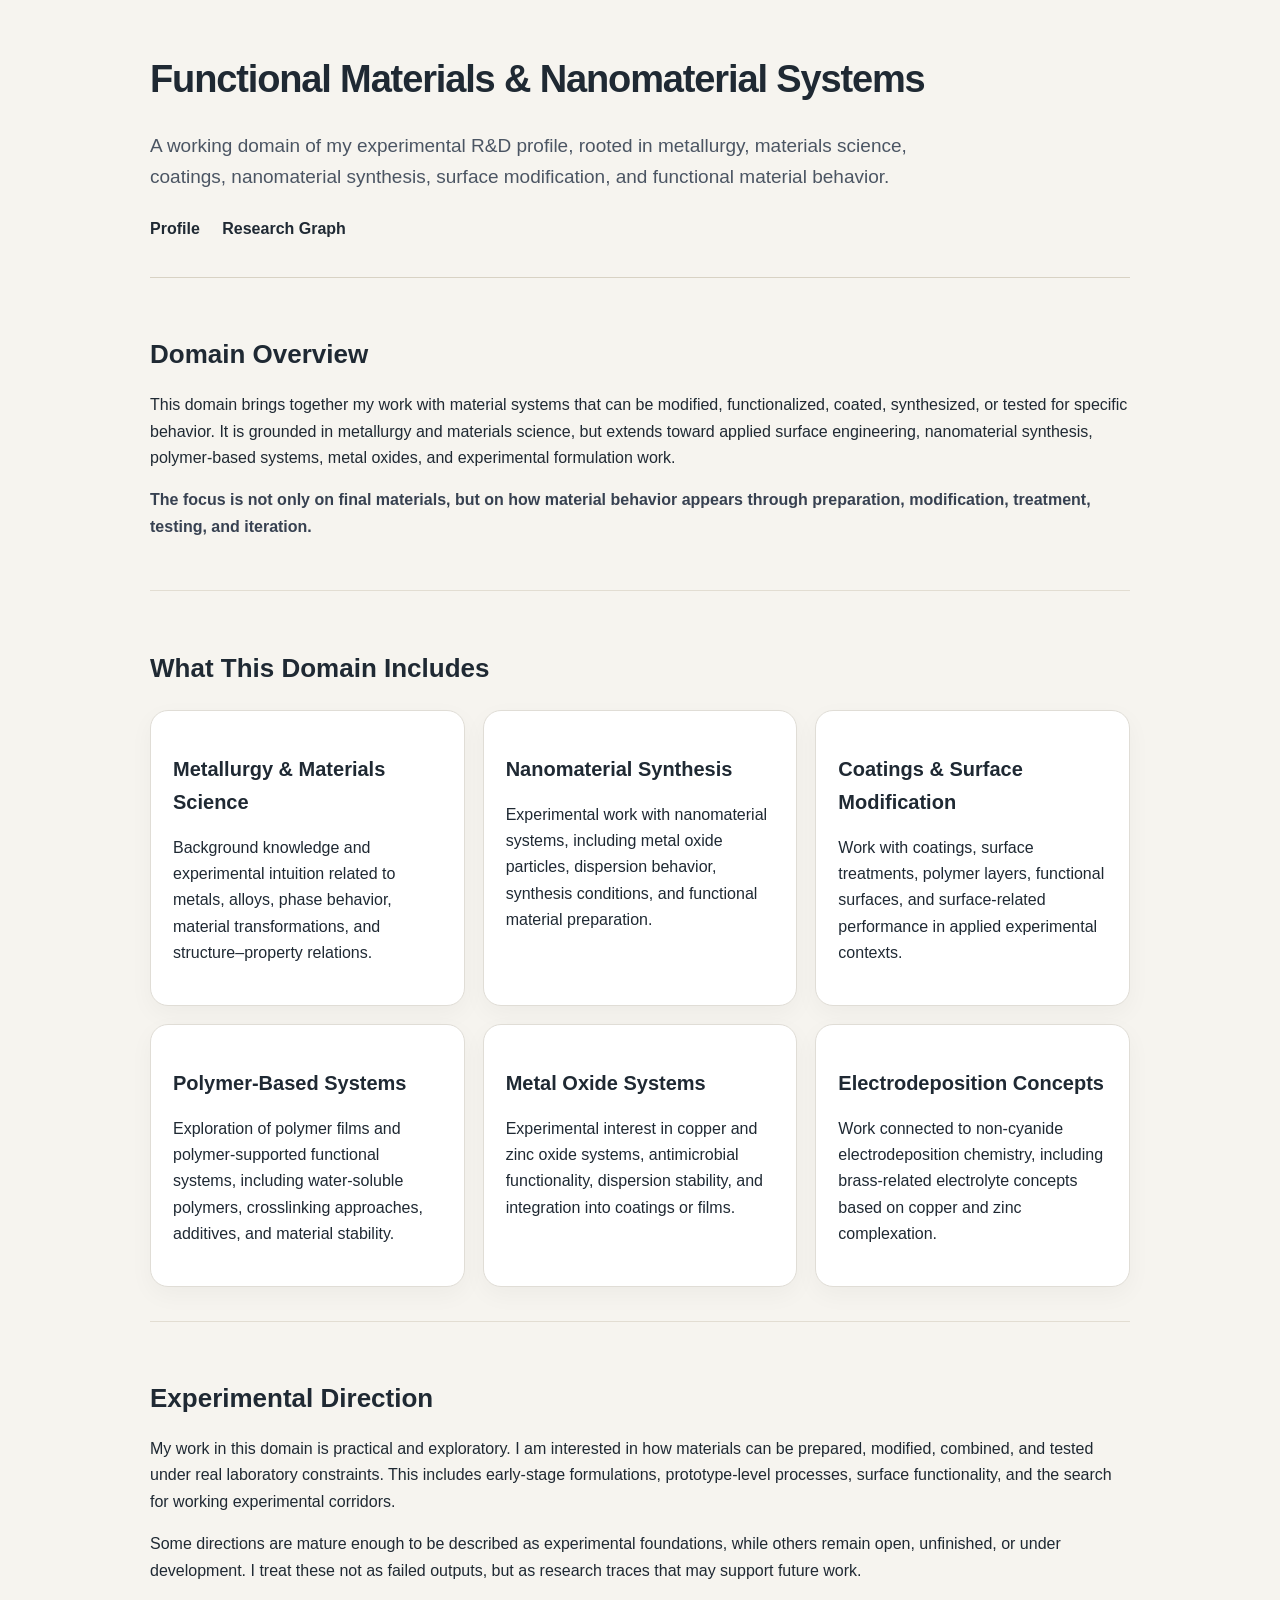
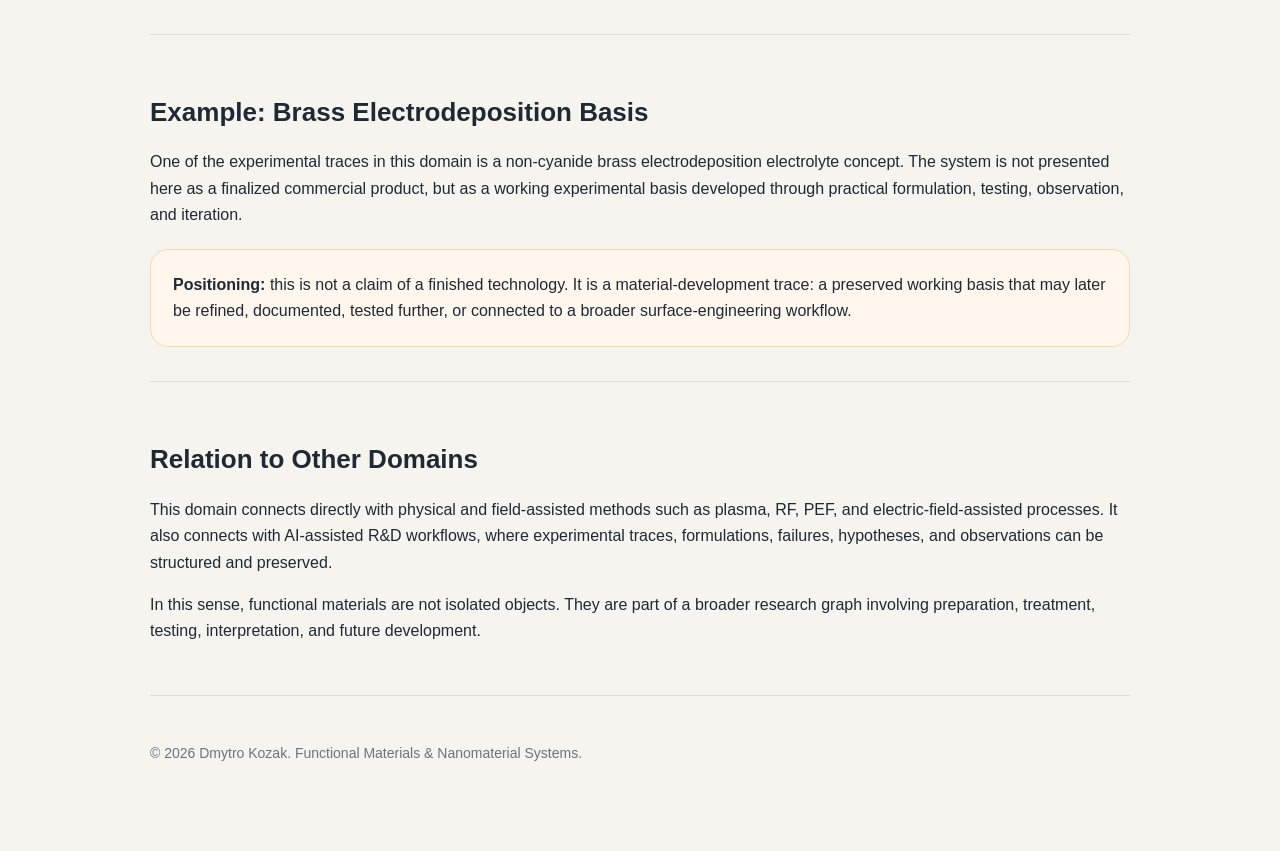
<file: functinal-material.html>
<!DOCTYPE html>
<html lang="en">
<head>
  <meta charset="UTF-8" />
  <meta name="viewport" content="width=device-width, initial-scale=1.0" />
  <title>Functional Materials & Nanomaterial Systems — Dmytro Kozak</title>
  <style>
    body {
      margin: 0;
      font-family: Arial, Helvetica, sans-serif;
      background: #f6f4ef;
      color: #1f2933;
      line-height: 1.65;
    }

    .page {
      max-width: 980px;
      margin: 0 auto;
      padding: 48px 24px 72px;
    }

    header {
      padding-bottom: 34px;
      border-bottom: 1px solid #d8d2c4;
    }

    h1 {
      font-size: 38px;
      margin: 0 0 12px;
      letter-spacing: -0.03em;
    }

    .subtitle {
      font-size: 19px;
      color: #4b5563;
      max-width: 760px;
    }

    nav {
      margin-top: 24px;
    }

    nav a {
      margin-right: 18px;
      color: #1f2933;
      text-decoration: none;
      font-weight: 600;
    }

    nav a:hover {
      text-decoration: underline;
    }

    section {
      padding: 34px 0;
      border-bottom: 1px solid #e2ddd2;
    }

    h2 {
      font-size: 26px;
      margin-bottom: 14px;
    }

    h3 {
      font-size: 20px;
      margin-bottom: 8px;
    }

    .grid {
      display: grid;
      grid-template-columns: repeat(auto-fit, minmax(260px, 1fr));
      gap: 18px;
      margin-top: 20px;
    }

    .card {
      background: #ffffff;
      border: 1px solid #e0ddd6;
      border-radius: 18px;
      padding: 22px;
      box-shadow: 0 8px 24px rgba(0,0,0,0.04);
    }

    .note {
      background: #fff7ed;
      border: 1px solid #fed7aa;
      border-radius: 18px;
      padding: 22px;
      margin-top: 20px;
    }

    .tagline {
      font-weight: 600;
      color: #374151;
    }

    footer {
      padding-top: 32px;
      color: #6b7280;
      font-size: 14px;
    }
  </style>
</head>

<body>
  <main class="page">
    <header>
      <h1>Functional Materials & Nanomaterial Systems</h1>
      <p class="subtitle">
        A working domain of my experimental R&amp;D profile, rooted in metallurgy,
        materials science, coatings, nanomaterial synthesis, surface modification,
        and functional material behavior.
      </p>

      <nav>
        <a href="index.html">Profile</a>
        <a href="graph.html">Research Graph</a>
      </nav>
    </header>

    <section>
      <h2>Domain Overview</h2>
      <p>
        This domain brings together my work with material systems that can be modified,
        functionalized, coated, synthesized, or tested for specific behavior. It is grounded
        in metallurgy and materials science, but extends toward applied surface engineering,
        nanomaterial synthesis, polymer-based systems, metal oxides, and experimental
        formulation work.
      </p>

      <p class="tagline">
        The focus is not only on final materials, but on how material behavior appears
        through preparation, modification, treatment, testing, and iteration.
      </p>
    </section>

    <section>
      <h2>What This Domain Includes</h2>

      <div class="grid">
        <div class="card">
          <h3>Metallurgy & Materials Science</h3>
          <p>
            Background knowledge and experimental intuition related to metals, alloys,
            phase behavior, material transformations, and structure–property relations.
          </p>
        </div>

        <div class="card">
          <h3>Nanomaterial Synthesis</h3>
          <p>
            Experimental work with nanomaterial systems, including metal oxide particles,
            dispersion behavior, synthesis conditions, and functional material preparation.
          </p>
        </div>

        <div class="card">
          <h3>Coatings & Surface Modification</h3>
          <p>
            Work with coatings, surface treatments, polymer layers, functional surfaces,
            and surface-related performance in applied experimental contexts.
          </p>
        </div>

        <div class="card">
          <h3>Polymer-Based Systems</h3>
          <p>
            Exploration of polymer films and polymer-supported functional systems,
            including water-soluble polymers, crosslinking approaches, additives,
            and material stability.
          </p>
        </div>

        <div class="card">
          <h3>Metal Oxide Systems</h3>
          <p>
            Experimental interest in copper and zinc oxide systems, antimicrobial
            functionality, dispersion stability, and integration into coatings or films.
          </p>
        </div>

        <div class="card">
          <h3>Electrodeposition Concepts</h3>
          <p>
            Work connected to non-cyanide electrodeposition chemistry, including
            brass-related electrolyte concepts based on copper and zinc complexation.
          </p>
        </div>
      </div>
    </section>

    <section>
      <h2>Experimental Direction</h2>
      <p>
        My work in this domain is practical and exploratory. I am interested in how
        materials can be prepared, modified, combined, and tested under real laboratory
        constraints. This includes early-stage formulations, prototype-level processes,
        surface functionality, and the search for working experimental corridors.
      </p>

      <p>
        Some directions are mature enough to be described as experimental foundations,
        while others remain open, unfinished, or under development. I treat these not as
        failed outputs, but as research traces that may support future work.
      </p>
    </section>

    <section>
      <h2>Example: Brass Electrodeposition Basis</h2>
      <p>
        One of the experimental traces in this domain is a non-cyanide brass
        electrodeposition electrolyte concept. The system is not presented here as a
        finalized commercial product, but as a working experimental basis developed
        through practical formulation, testing, observation, and iteration.
      </p>

      <div class="note">
        <strong>Positioning:</strong>
        this is not a claim of a finished technology. It is a material-development trace:
        a preserved working basis that may later be refined, documented, tested further,
        or connected to a broader surface-engineering workflow.
      </div>
    </section>

    <section>
      <h2>Relation to Other Domains</h2>
      <p>
        This domain connects directly with physical and field-assisted methods such as
        plasma, RF, PEF, and electric-field-assisted processes. It also connects with
        AI-assisted R&amp;D workflows, where experimental traces, formulations, failures,
        hypotheses, and observations can be structured and preserved.
      </p>

      <p>
        In this sense, functional materials are not isolated objects. They are part of
        a broader research graph involving preparation, treatment, testing, interpretation,
        and future development.
      </p>
    </section>

    <footer>
      <p>© 2026 Dmytro Kozak. Functional Materials & Nanomaterial Systems.</p>
    </footer>
  </main>
</body>
</html>
</file>
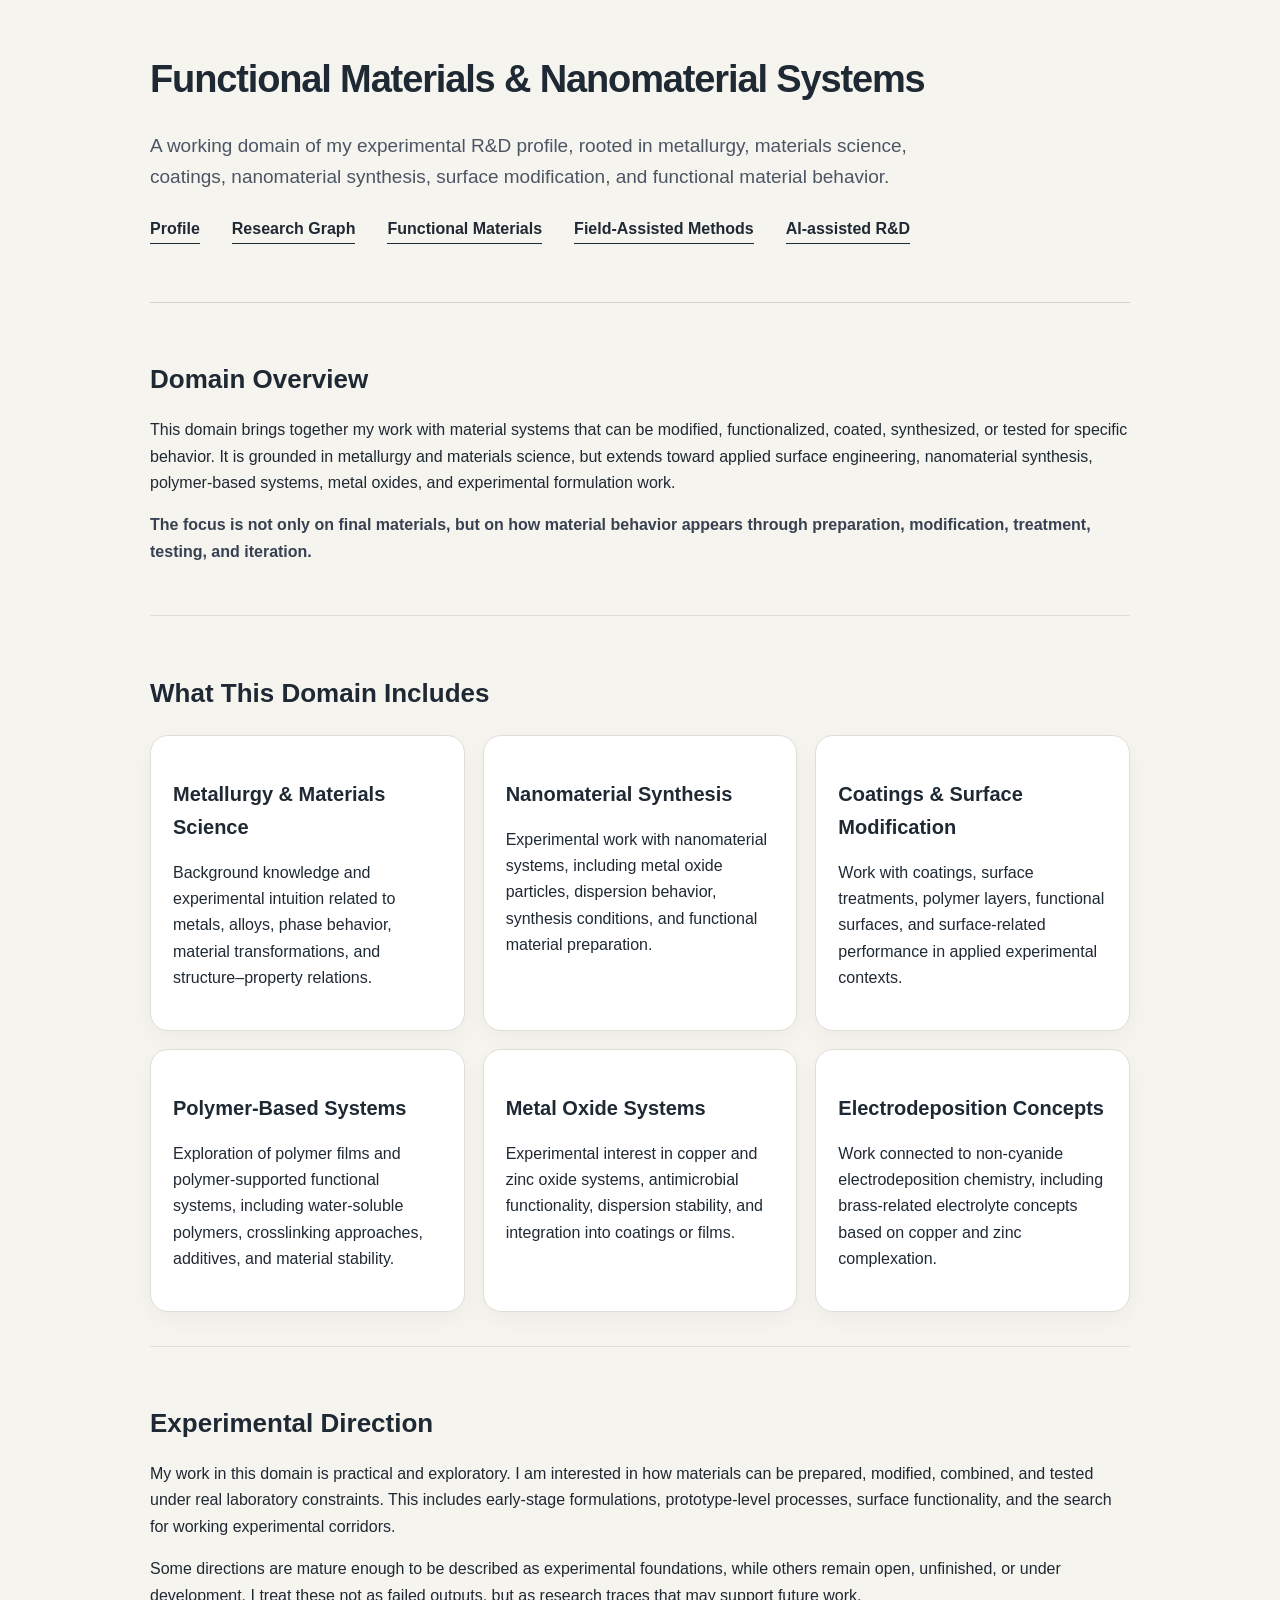
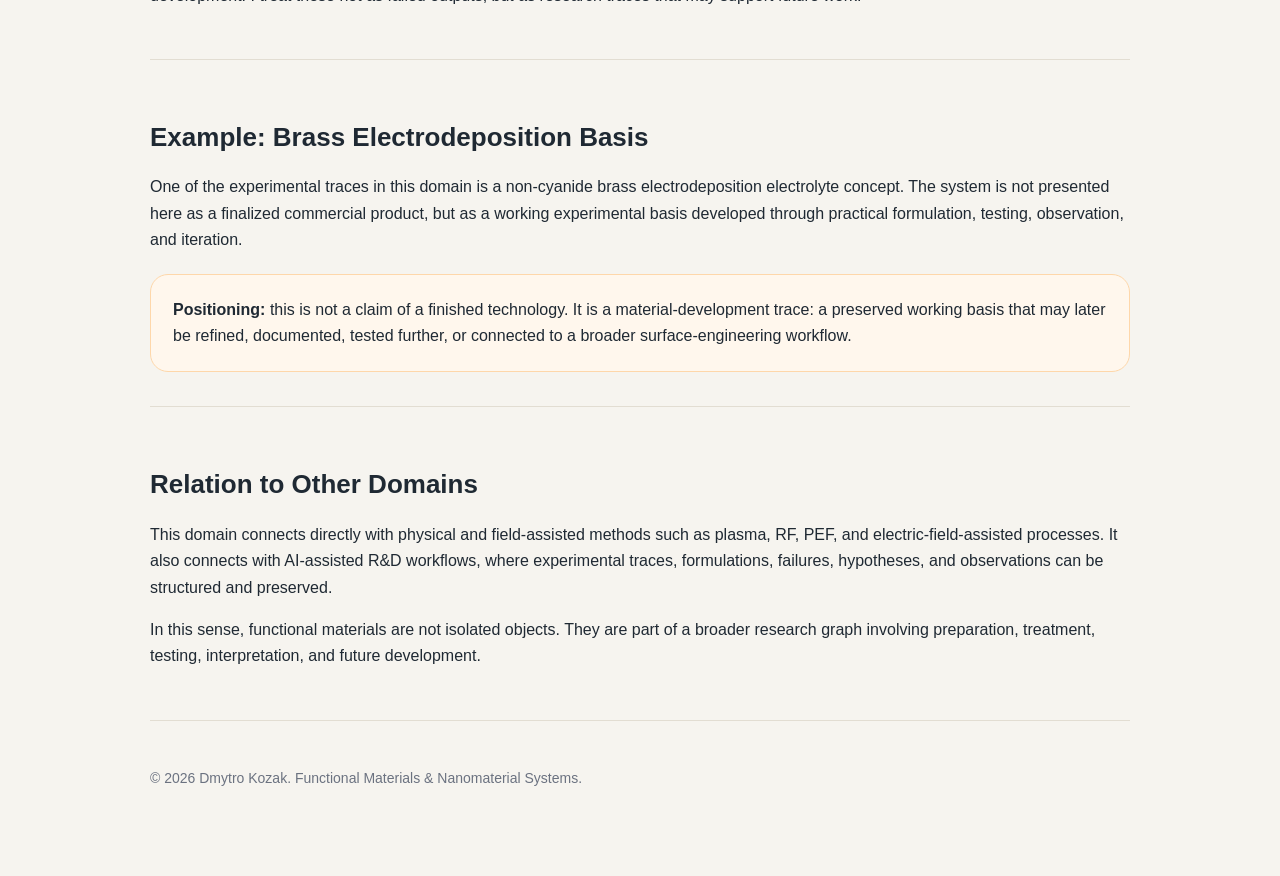
<file: functional-material.html>
<!DOCTYPE html>
<html lang="en">
<head>
  <meta charset="UTF-8" />
  <meta name="viewport" content="width=device-width, initial-scale=1.0" />
  <title>Functional Materials & Nanomaterial Systems — Dmytro Kozak</title>
  <style>
    body {
      margin: 0;
      font-family: Arial, Helvetica, sans-serif;
      background: #f6f4ef;
      color: #1f2933;
      line-height: 1.65;
    }

    .page {
      max-width: 980px;
      margin: 0 auto;
      padding: 48px 24px 72px;
    }

    header {
      padding-bottom: 34px;
      border-bottom: 1px solid #d8d2c4;
    }

    h1 {
      font-size: 38px;
      margin: 0 0 12px;
      letter-spacing: -0.03em;
    }

    .subtitle {
      font-size: 19px;
      color: #4b5563;
      max-width: 760px;
    }

    nav {
      margin-top: 24px;
    }

    nav a {
      margin-right: 18px;
      color: #1f2933;
      text-decoration: none;
      font-weight: 600;
    }

    nav a:hover {
      text-decoration: underline;
    }

    section {
      padding: 34px 0;
      border-bottom: 1px solid #e2ddd2;
    }

    h2 {
      font-size: 26px;
      margin-bottom: 14px;
    }

    h3 {
      font-size: 20px;
      margin-bottom: 8px;
    }

    .grid {
      display: grid;
      grid-template-columns: repeat(auto-fit, minmax(260px, 1fr));
      gap: 18px;
      margin-top: 20px;
    }

    .card {
      background: #ffffff;
      border: 1px solid #e0ddd6;
      border-radius: 18px;
      padding: 22px;
      box-shadow: 0 8px 24px rgba(0,0,0,0.04);
    }

    .note {
      background: #fff7ed;
      border: 1px solid #fed7aa;
      border-radius: 18px;
      padding: 22px;
      margin-top: 20px;
    }

    .tagline {
      font-weight: 600;
      color: #374151;
    }

    footer {
      padding-top: 32px;
      color: #6b7280;
      font-size: 14px;
    }
  </style>
</head>

<body>
  <main class="page">
    <header>
      <h1>Functional Materials & Nanomaterial Systems</h1>
      <p class="subtitle">
        A working domain of my experimental R&amp;D profile, rooted in metallurgy,
        materials science, coatings, nanomaterial synthesis, surface modification,
        and functional material behavior.
      </p>

      <nav>
        <div style="margin: 24px 0; display: flex; flex-wrap: wrap; gap: 14px;">
  <a href="index.html" style="color: #1f2933; font-weight: 600; text-decoration: none; border-bottom: 1px solid #1f2933;">Profile</a>
  <a href="graph.html" style="color: #1f2933; font-weight: 600; text-decoration: none; border-bottom: 1px solid #1f2933;">Research Graph</a>
  <a href="functional-materials.html" style="color: #1f2933; font-weight: 600; text-decoration: none; border-bottom: 1px solid #1f2933;">Functional Materials</a>
  <a href="field-assisted-methods.html" style="color: #1f2933; font-weight: 600; text-decoration: none; border-bottom: 1px solid #1f2933;">Field-Assisted Methods</a>
  <a href="ai-assisted-rd.html" style="color: #1f2933; font-weight: 600; text-decoration: none; border-bottom: 1px solid #1f2933;">AI-assisted R&amp;D</a>
</div>
      </nav>
    </header>

    <section>
      <h2>Domain Overview</h2>
      <p>
        This domain brings together my work with material systems that can be modified,
        functionalized, coated, synthesized, or tested for specific behavior. It is grounded
        in metallurgy and materials science, but extends toward applied surface engineering,
        nanomaterial synthesis, polymer-based systems, metal oxides, and experimental
        formulation work.
      </p>

      <p class="tagline">
        The focus is not only on final materials, but on how material behavior appears
        through preparation, modification, treatment, testing, and iteration.
      </p>
    </section>

    <section>
      <h2>What This Domain Includes</h2>

      <div class="grid">
        <div class="card">
          <h3>Metallurgy & Materials Science</h3>
          <p>
            Background knowledge and experimental intuition related to metals, alloys,
            phase behavior, material transformations, and structure–property relations.
          </p>
        </div>

        <div class="card">
          <h3>Nanomaterial Synthesis</h3>
          <p>
            Experimental work with nanomaterial systems, including metal oxide particles,
            dispersion behavior, synthesis conditions, and functional material preparation.
          </p>
        </div>

        <div class="card">
          <h3>Coatings & Surface Modification</h3>
          <p>
            Work with coatings, surface treatments, polymer layers, functional surfaces,
            and surface-related performance in applied experimental contexts.
          </p>
        </div>

        <div class="card">
          <h3>Polymer-Based Systems</h3>
          <p>
            Exploration of polymer films and polymer-supported functional systems,
            including water-soluble polymers, crosslinking approaches, additives,
            and material stability.
          </p>
        </div>

        <div class="card">
          <h3>Metal Oxide Systems</h3>
          <p>
            Experimental interest in copper and zinc oxide systems, antimicrobial
            functionality, dispersion stability, and integration into coatings or films.
          </p>
        </div>

        <div class="card">
          <h3>Electrodeposition Concepts</h3>
          <p>
            Work connected to non-cyanide electrodeposition chemistry, including
            brass-related electrolyte concepts based on copper and zinc complexation.
          </p>
        </div>
      </div>
    </section>

    <section>
      <h2>Experimental Direction</h2>
      <p>
        My work in this domain is practical and exploratory. I am interested in how
        materials can be prepared, modified, combined, and tested under real laboratory
        constraints. This includes early-stage formulations, prototype-level processes,
        surface functionality, and the search for working experimental corridors.
      </p>

      <p>
        Some directions are mature enough to be described as experimental foundations,
        while others remain open, unfinished, or under development. I treat these not as
        failed outputs, but as research traces that may support future work.
      </p>
    </section>

    <section>
      <h2>Example: Brass Electrodeposition Basis</h2>
      <p>
        One of the experimental traces in this domain is a non-cyanide brass
        electrodeposition electrolyte concept. The system is not presented here as a
        finalized commercial product, but as a working experimental basis developed
        through practical formulation, testing, observation, and iteration.
      </p>

      <div class="note">
        <strong>Positioning:</strong>
        this is not a claim of a finished technology. It is a material-development trace:
        a preserved working basis that may later be refined, documented, tested further,
        or connected to a broader surface-engineering workflow.
      </div>
    </section>

    <section>
      <h2>Relation to Other Domains</h2>
      <p>
        This domain connects directly with physical and field-assisted methods such as
        plasma, RF, PEF, and electric-field-assisted processes. It also connects with
        AI-assisted R&amp;D workflows, where experimental traces, formulations, failures,
        hypotheses, and observations can be structured and preserved.
      </p>

      <p>
        In this sense, functional materials are not isolated objects. They are part of
        a broader research graph involving preparation, treatment, testing, interpretation,
        and future development.
      </p>
    </section>

    <footer>
      <p>© 2026 Dmytro Kozak. Functional Materials & Nanomaterial Systems.</p>
    </footer>
  </main>
</body>
</html>
</file>
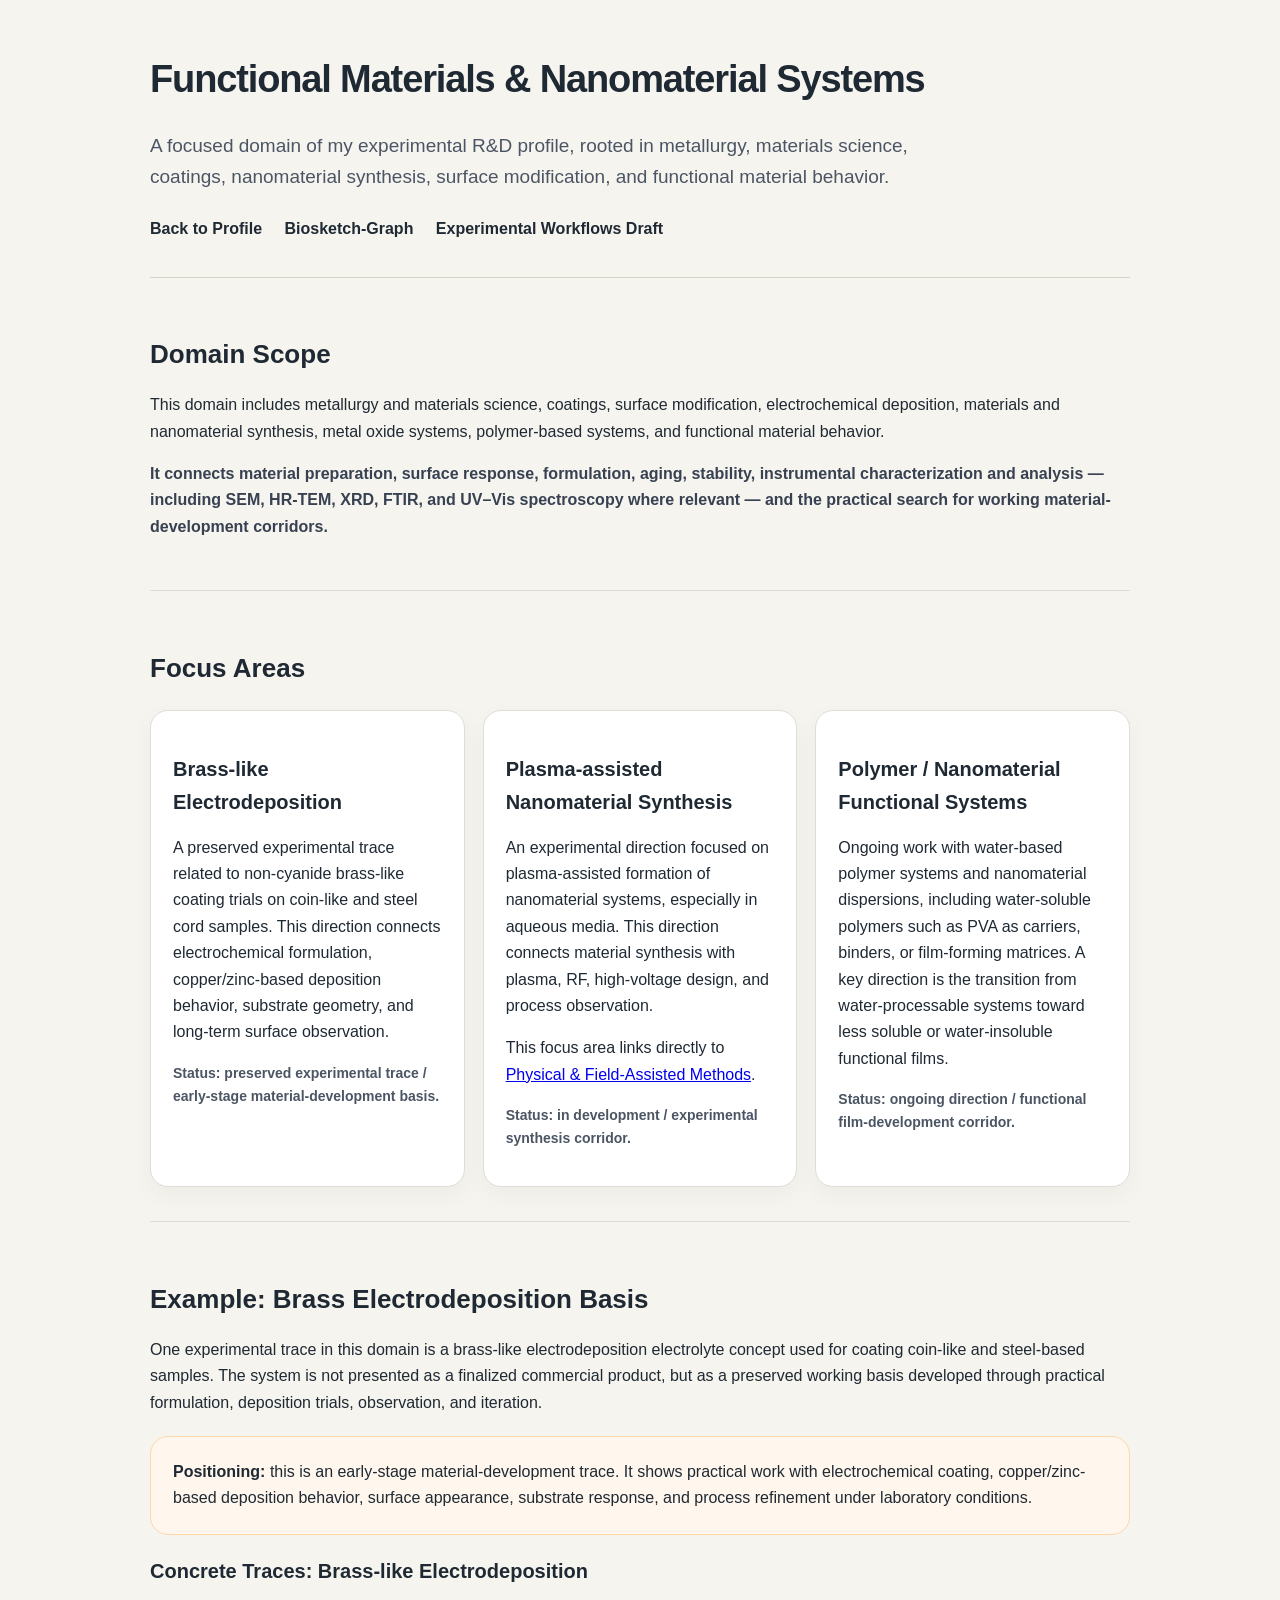
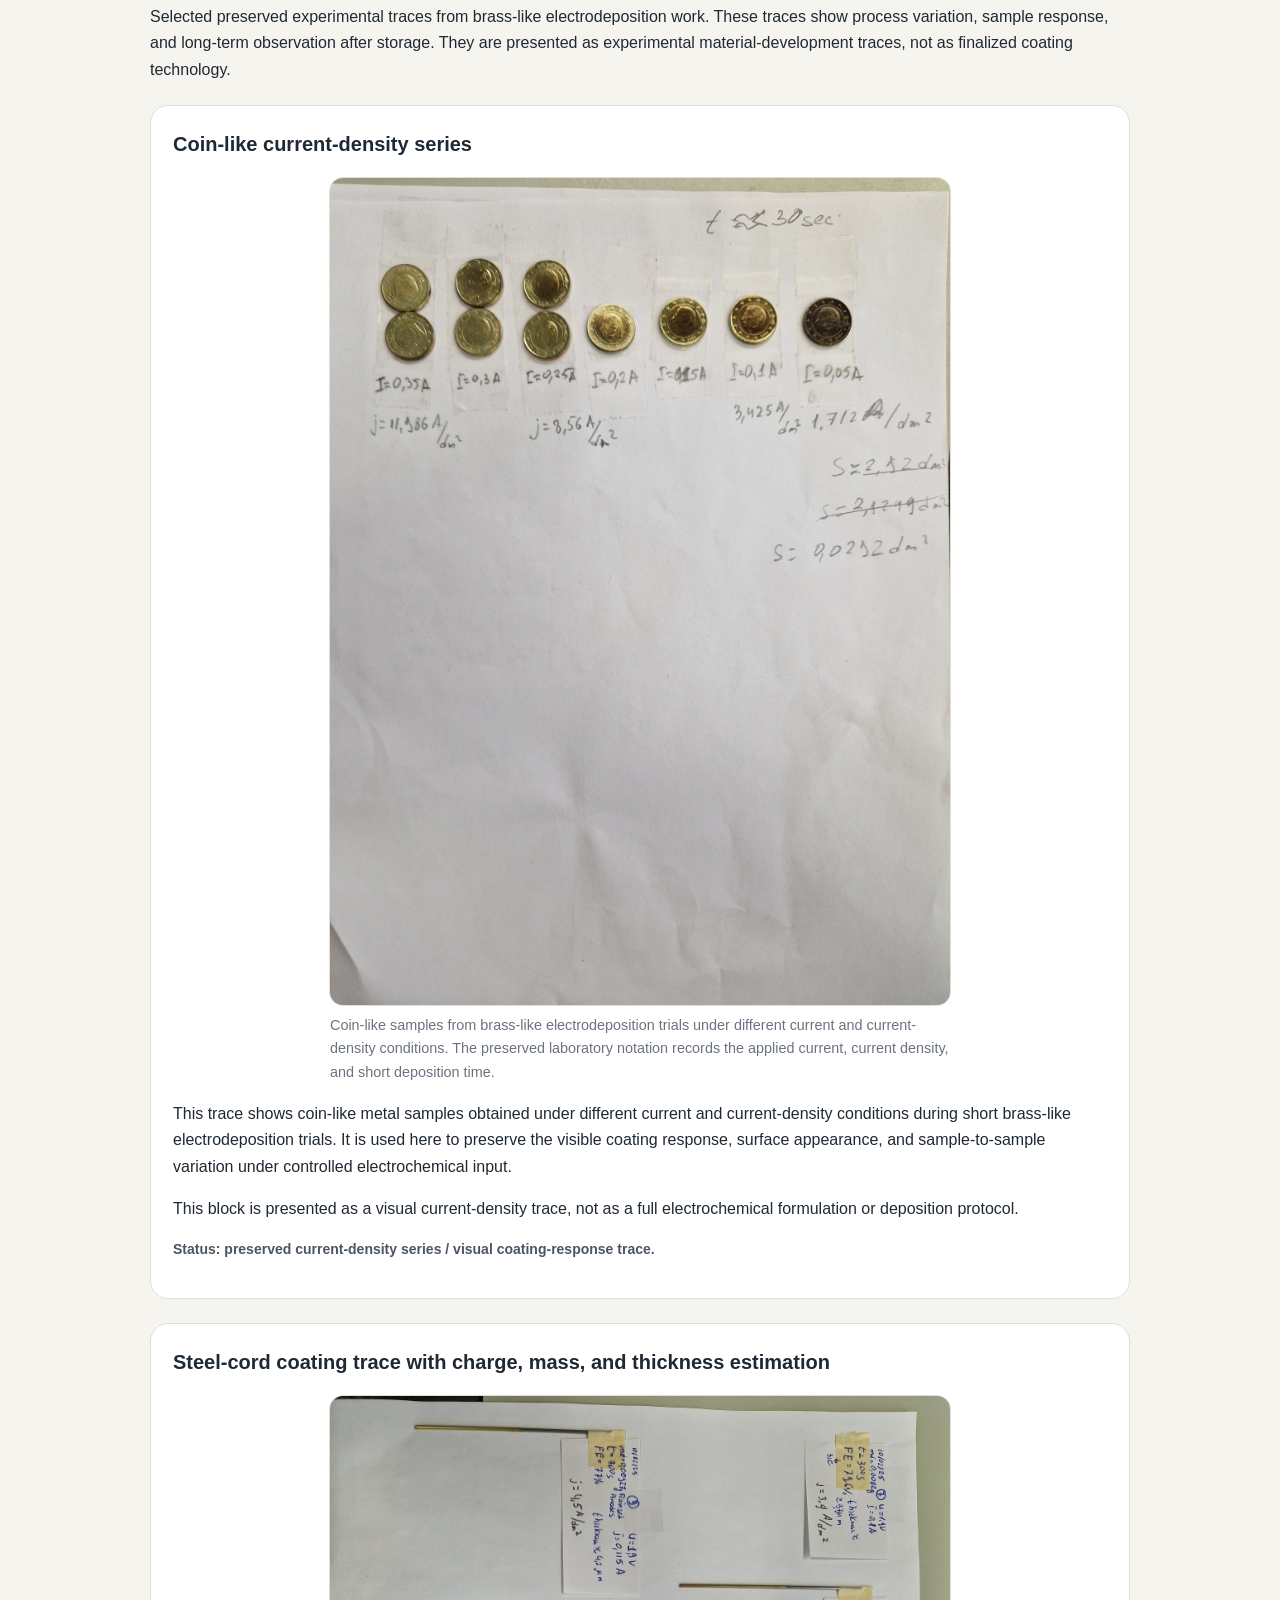
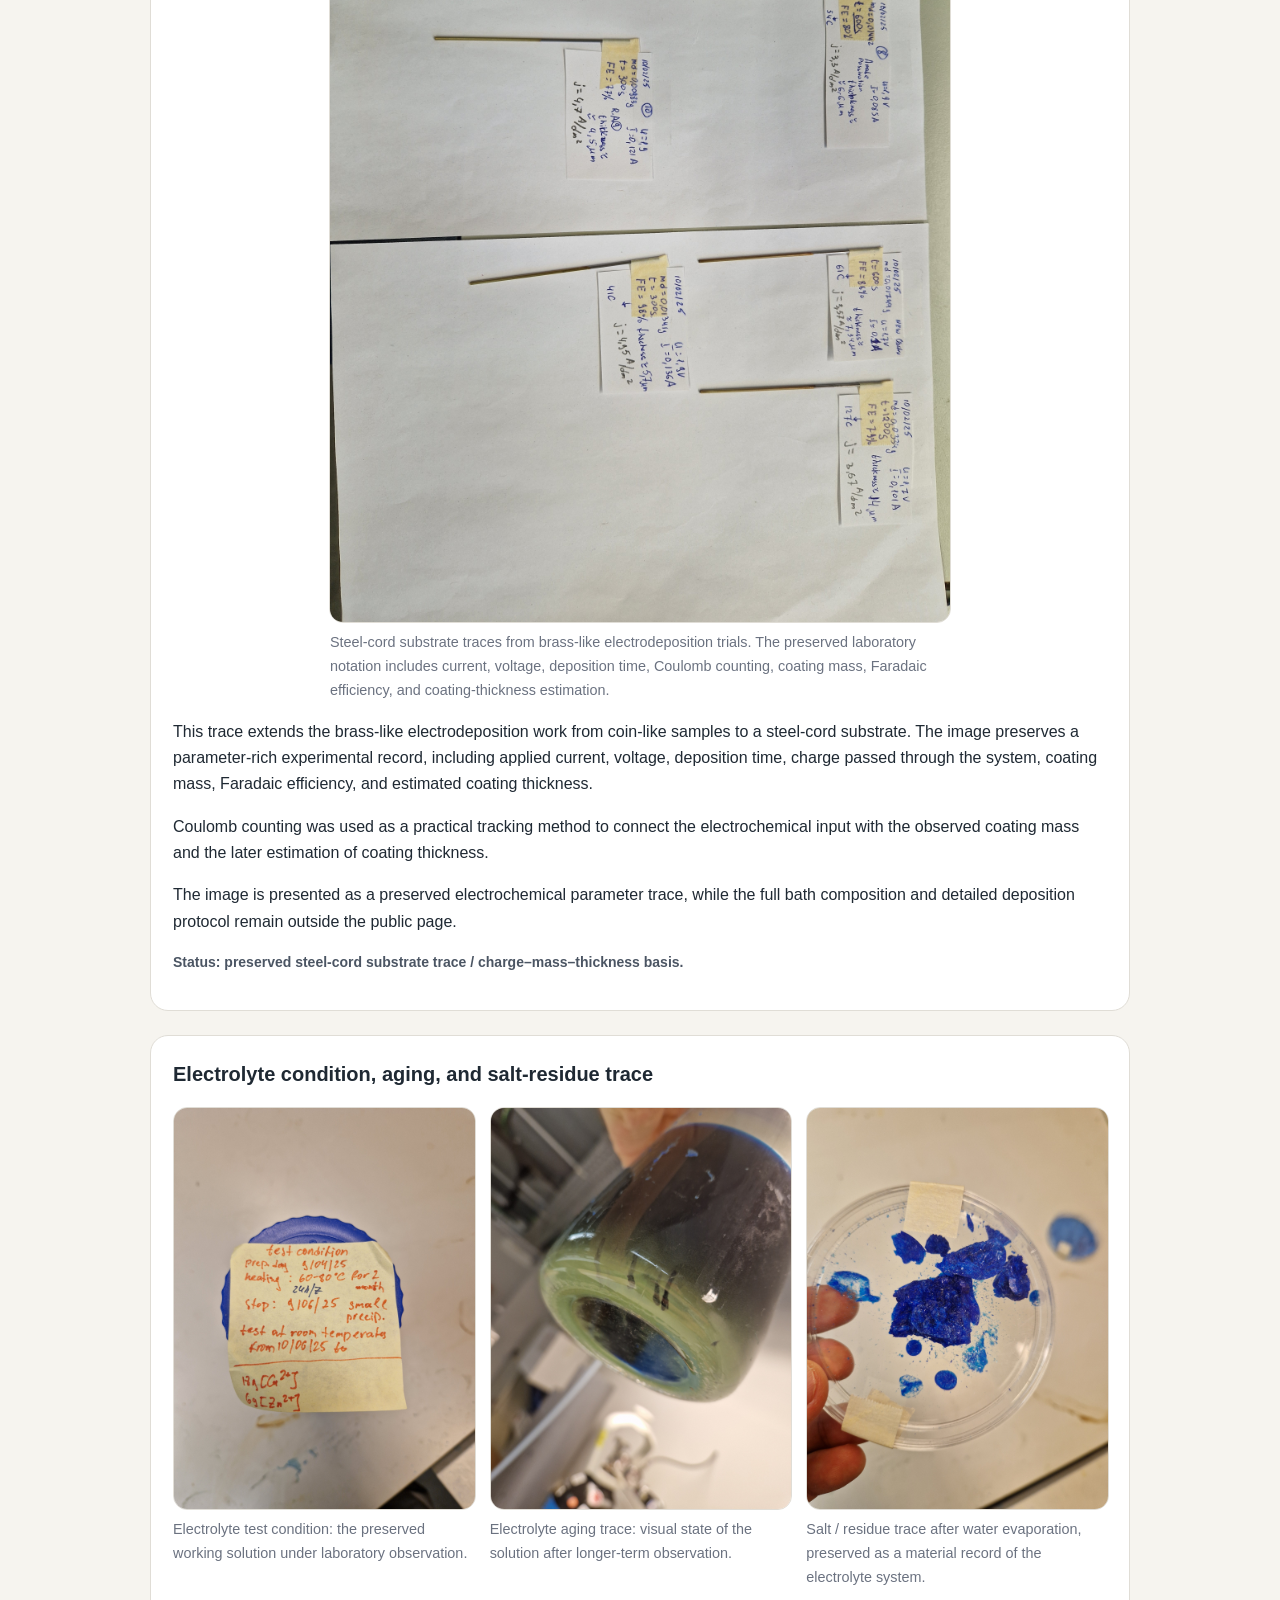
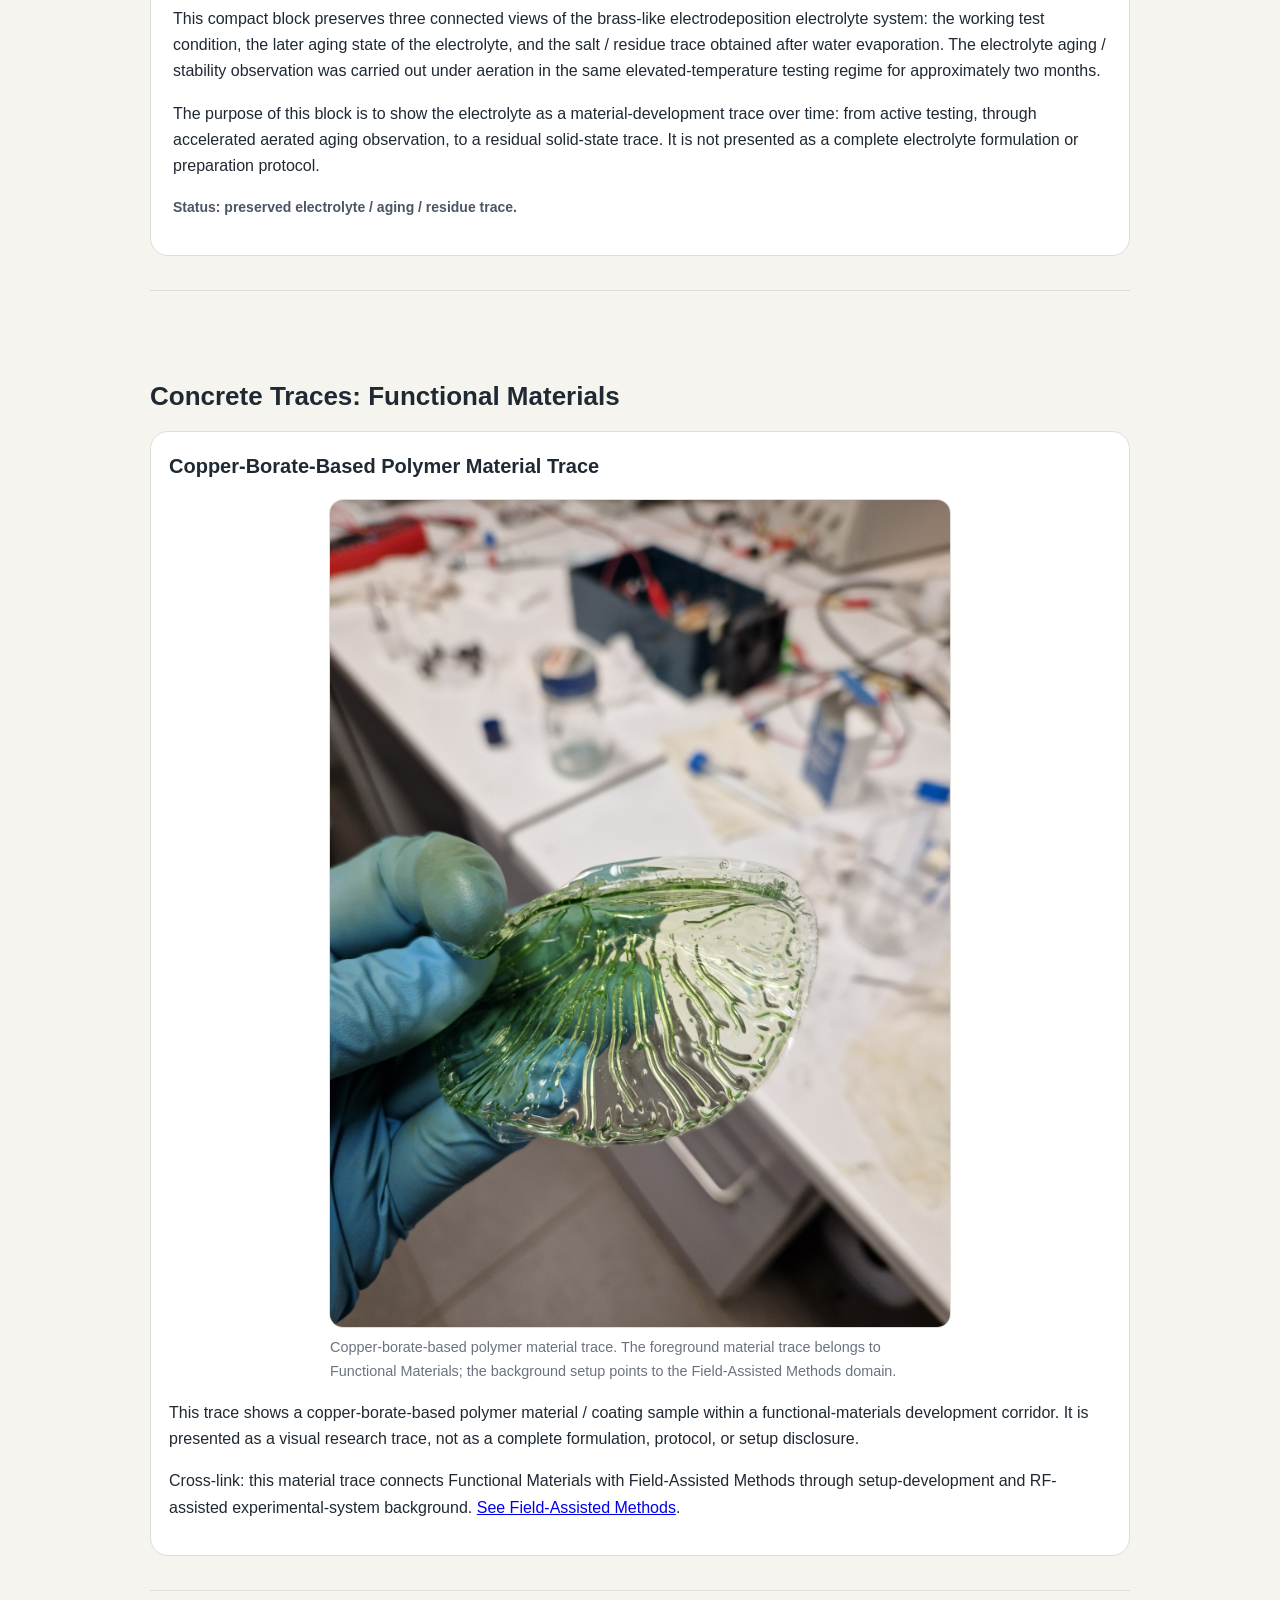
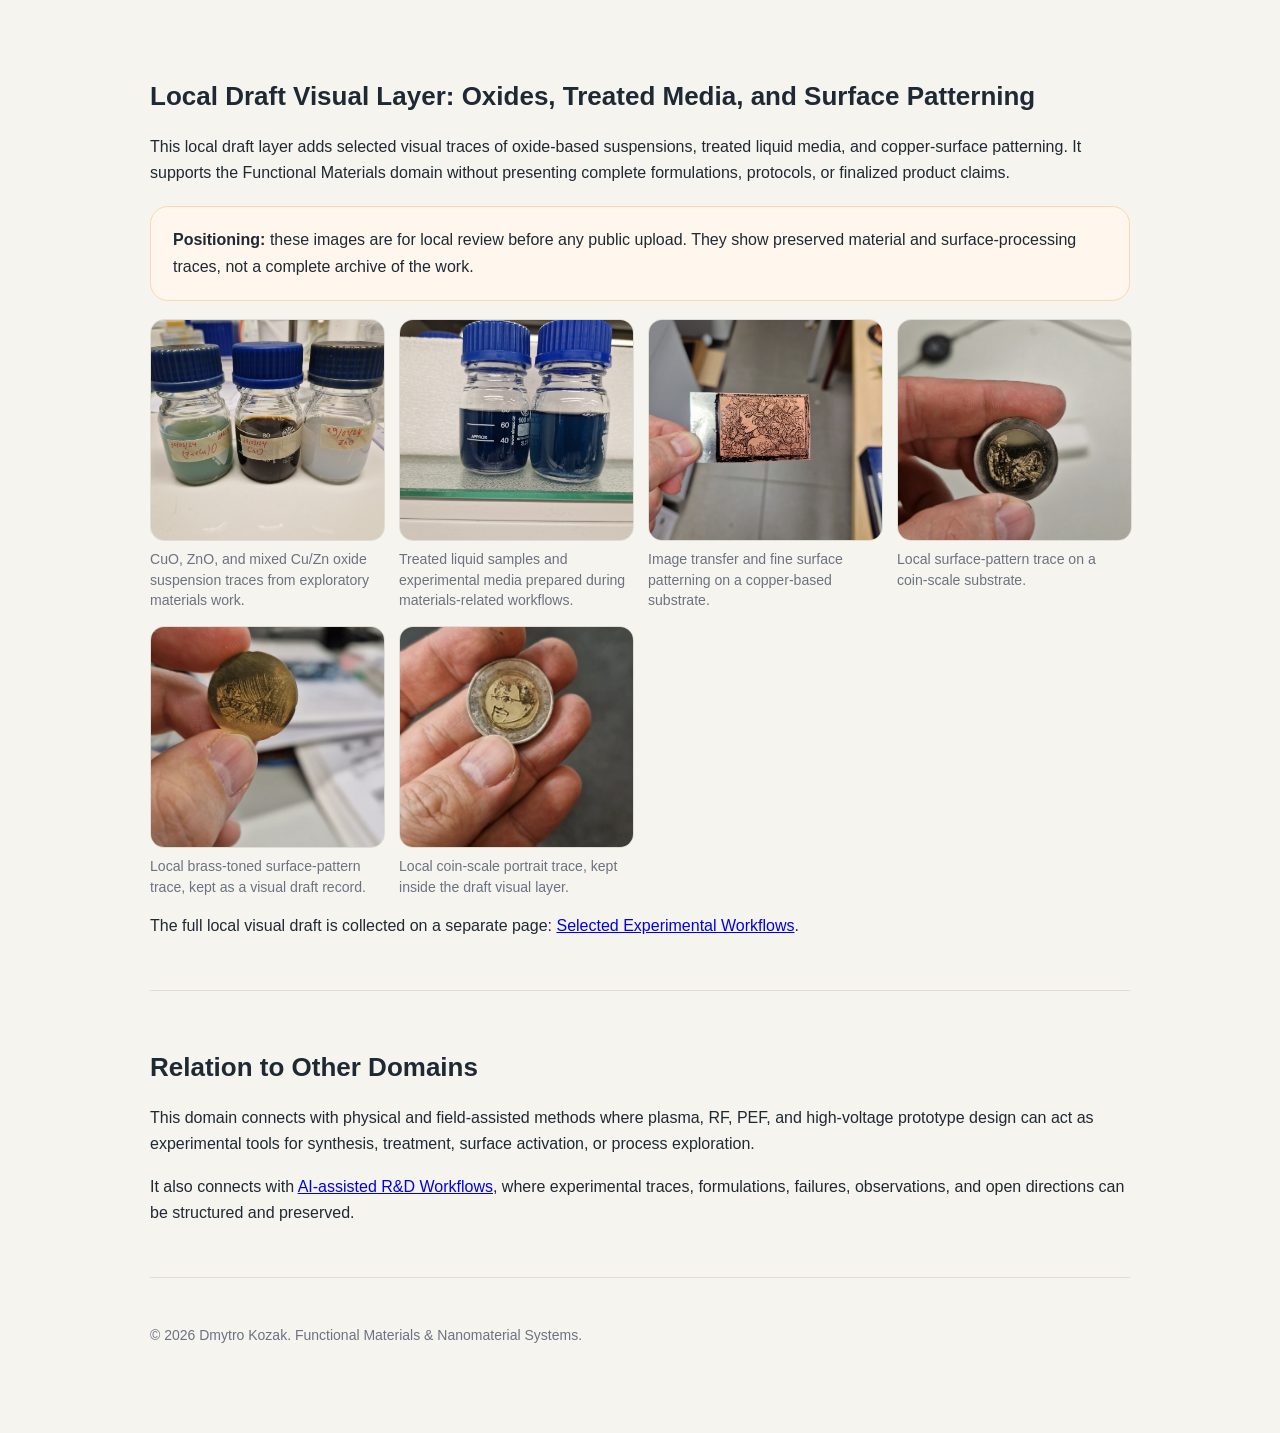
<file: functional-materials.html>
<!DOCTYPE html>
<html lang="en">
<head>
  <meta charset="UTF-8" />
  <meta name="viewport" content="width=device-width, initial-scale=1.0" />
  <title>Functional Materials & Nanomaterial Systems — Dmytro Kozak</title>
  <style>

    :root {
      --line: #e0ddd6;
      --card: #ffffff;
      --muted: #6b7280;
      --accent: #1f2933;
      --border-color: #e2ddd2;
    }
    body {
      margin: 0;
      font-family: Arial, Helvetica, sans-serif;
      background: #f6f4ef;
      color: #1f2933;
      line-height: 1.65;
    }

    .page {
      max-width: 980px;
      margin: 0 auto;
      padding: 48px 24px 72px;
    }

    header {
      padding-bottom: 34px;
      border-bottom: 1px solid #d8d2c4;
    }

    h1 {
      font-size: 38px;
      margin: 0 0 12px;
      letter-spacing: -0.03em;
    }

    .subtitle {
      font-size: 19px;
      color: #4b5563;
      max-width: 760px;
    }

    nav {
      margin-top: 24px;
    }

    nav a {
      margin-right: 18px;
      color: #1f2933;
      text-decoration: none;
      font-weight: 600;
    }

    nav a:hover {
      text-decoration: underline;
    }

    section {
      padding: 34px 0;
      border-bottom: 1px solid #e2ddd2;
    }

    h2 {
      font-size: 26px;
      margin-bottom: 14px;
    }

    h3 {
      font-size: 20px;
      margin-bottom: 8px;
    }

    .grid {
      display: grid;
      grid-template-columns: repeat(auto-fit, minmax(260px, 1fr));
      gap: 18px;
      margin-top: 20px;
    }

    .card {
      background: #ffffff;
      border: 1px solid #e0ddd6;
      border-radius: 18px;
      padding: 22px;
      box-shadow: 0 8px 24px rgba(0,0,0,0.04);
    }

    .note {
      background: #fff7ed;
      border: 1px solid #fed7aa;
      border-radius: 18px;
      padding: 22px;
      margin-top: 20px;
    }

    .status {
      font-size: 14px;
      font-weight: 600;
      color: #4b5563;
      margin-top: 14px;
    }

    .tagline {
      font-weight: 600;
      color: #374151;
    }

    footer {
      padding-top: 32px;
      color: #6b7280;
      font-size: 14px;
    }
    .material-trace-panel {
  margin-top: 28px;
}

.material-trace-card {
  border: 1px solid var(--line);
  border-radius: 18px;
  padding: 18px;
  background: var(--card);
}

.material-trace-card h3 {
  margin-top: 0;
  margin-bottom: 12px;
}

.material-trace-figure {
  margin: 16px 0 14px;
}

.material-trace-image {
  width: 100%;
  max-width: 620px;
  height: auto;
  display: block;
  margin: 0 auto;
  border-radius: 14px;
  border: 1px solid var(--line);
}

.image-caption {
  max-width: 620px;
  margin: 8px auto 0;
  color: var(--muted);
  font-size: 0.9rem;
}

.trace-stack {
  display: grid;
  gap: 24px;
  margin-top: 22px;
}

.trace-stack .material-trace-card {
  padding: 22px;
}


.trace-image-grid {
  display: grid;
  grid-template-columns: repeat(auto-fit, minmax(220px, 1fr));
  gap: 16px;
  margin: 16px 0 14px;
}

.trace-image-grid .material-trace-figure {
  margin: 0;
}

.trace-image-grid .material-trace-image {
  max-width: 100%;
}

.trace-image-grid .image-caption {
  max-width: 100%;
}


.draft-note {
  background: #fff7ed;
  border: 1px solid #fed7aa;
  border-radius: 18px;
  padding: 20px 22px;
  margin-top: 20px;
}

.draft-image-grid {
  display: grid;
  grid-template-columns: repeat(auto-fit, minmax(220px, 1fr));
  gap: 16px;
  margin: 18px 0 14px;
}

.draft-image-grid figure {
  margin: 0;
}

.draft-image-grid img {
  width: 100%;
  height: 220px;
  object-fit: cover;
  display: block;
  border-radius: 14px;
  border: 1px solid var(--line);
  background: #ffffff;
}

.draft-image-grid figcaption {
  margin-top: 8px;
  color: var(--muted);
  font-size: 0.88rem;
  line-height: 1.45;
}

  </style>
</head>

<body>
  <main class="page">
    <header>
      <h1>Functional Materials & Nanomaterial Systems</h1>
      <p class="subtitle">
        A focused domain of my experimental R&amp;D profile, rooted in metallurgy,
        materials science, coatings, nanomaterial synthesis, surface modification,
        and functional material behavior.
      </p>

      <nav>
        <a href="index.html">Back to Profile</a>
        <a href="graph.html">Biosketch-Graph</a>
        <a href="experimental-workflows-draft.html">Experimental Workflows Draft</a>
      </nav>
    </header>

    <section>
      <h2>Domain Scope</h2>
      <p>
        This domain includes metallurgy and materials science, coatings, surface modification,
    electrochemical deposition, materials and nanomaterial synthesis, metal oxide systems,
    polymer-based systems, and functional material behavior.
      </p>

      <p class="tagline">
        It connects material preparation, surface response, formulation, aging, stability,
    instrumental characterization and analysis — including SEM, HR-TEM, XRD, FTIR,
    and UV–Vis spectroscopy where relevant — and the practical search for working
    material-development corridors.
      </p>
    </section>

    <section>
      <h2>Focus Areas</h2>

      <div class="grid">
        <div class="card">
          <h3>Brass-like Electrodeposition</h3>
          <p>
            A preserved experimental trace related to non-cyanide brass-like coating trials
            on coin-like and steel cord samples. This direction connects electrochemical
            formulation, copper/zinc-based deposition behavior, substrate geometry, and
            long-term surface observation.
          </p>
          <p class="status">
            Status: preserved experimental trace / early-stage material-development basis.
          </p>
        </div>

        <div class="card">
          <h3>Plasma-assisted Nanomaterial Synthesis</h3>
          <p>
            An experimental direction focused on plasma-assisted formation of nanomaterial
            systems, especially in aqueous media. This direction connects material synthesis
            with plasma, RF, high-voltage design, and process observation.
          </p>
          <p>
            This focus area links directly to
            <a href="field-assisted-methods.html">Physical & Field-Assisted Methods</a>.
          </p>
          <p class="status">
            Status: in development / experimental synthesis corridor.
          </p>
        </div>

        <div class="card">
          <h3>Polymer / Nanomaterial Functional Systems</h3>
          <p>
            Ongoing work with water-based polymer systems and nanomaterial dispersions,
            including water-soluble polymers such as PVA as carriers, binders, or film-forming
            matrices. A key direction is the transition from water-processable systems toward
            less soluble or water-insoluble functional films.
          </p>
          <p class="status">
            Status: ongoing direction / functional film-development corridor.
          </p>
        </div>
      </div>
    </section>

    <section>
      <h2>Example: Brass Electrodeposition Basis</h2>
      <p>
        One experimental trace in this domain is a brass-like electrodeposition electrolyte
        concept used for coating coin-like and steel-based samples. The system is not presented
        as a finalized commercial product, but as a preserved working basis developed through
        practical formulation, deposition trials, observation, and iteration.
      </p>

      <div class="note">
        <strong>Positioning:</strong>
        this is an early-stage material-development trace. It shows practical work with
        electrochemical coating, copper/zinc-based deposition behavior, surface appearance,
        substrate response, and process refinement under laboratory conditions.
      </div>

      <h3>Concrete Traces: Brass-like Electrodeposition</h3>

      <p>
        Selected preserved experimental traces from brass-like electrodeposition work.
        These traces show process variation, sample response, and long-term observation
        after storage. They are presented as experimental material-development traces,
        not as finalized coating technology.
      </p>

      <div class="trace-stack">
        <article class="material-trace-card">
          <h3>Coin-like current-density series</h3>

          <figure class="material-trace-figure">
            <img
              src="images/functional-materials/brass-like-electrodeposition/brass-coin-like-current-series.jpg"
              alt="Coin-like samples from brass-like electrodeposition trials under different current-density conditions"
              class="material-trace-image"
            />

            <figcaption class="small image-caption">
              Coin-like samples from brass-like electrodeposition trials under different
              current and current-density conditions. The preserved laboratory notation
              records the applied current, current density, and short deposition time.
            </figcaption>
          </figure>

          <p>
            This trace shows coin-like metal samples obtained under different current
            and current-density conditions during short brass-like electrodeposition
            trials. It is used here to preserve the visible coating response, surface
            appearance, and sample-to-sample variation under controlled electrochemical
            input.
          </p>

          <p class="small">
            This block is presented as a visual current-density trace, not as a full
            electrochemical formulation or deposition protocol.
          </p>

          <p class="status">
            Status: preserved current-density series / visual coating-response trace.
          </p>
        </article>

        <article class="material-trace-card">
          <h3>Steel-cord coating trace with charge, mass, and thickness estimation</h3>

          <figure class="material-trace-figure">
            <img
              src="images/functional-materials/brass-like-electrodeposition/brass-steel-cord-substrate-trace.jpg"
              alt="Steel-cord brass-like coating traces with current, voltage, time, charge, mass, Faradaic efficiency, and thickness notation"
              class="material-trace-image"
            />

            <figcaption class="small image-caption">
              Steel-cord substrate traces from brass-like electrodeposition trials. The
              preserved laboratory notation includes current, voltage, deposition time,
              Coulomb counting, coating mass, Faradaic efficiency, and coating-thickness
              estimation.
            </figcaption>
          </figure>

          <p>
            This trace extends the brass-like electrodeposition work from coin-like
            samples to a steel-cord substrate. The image preserves a parameter-rich
            experimental record, including applied current, voltage, deposition time,
            charge passed through the system, coating mass, Faradaic efficiency, and
            estimated coating thickness.
          </p>

          <p>
            Coulomb counting was used as a practical tracking method to connect the
            electrochemical input with the observed coating mass and the later estimation
            of coating thickness.
          </p>

          <p class="small">
            The image is presented as a preserved electrochemical parameter trace, while
            the full bath composition and detailed deposition protocol remain outside the
            public page.
          </p>

          <p class="status">
            Status: preserved steel-cord substrate trace / charge–mass–thickness basis.
          </p>
        </article>

        <article class="material-trace-card">
          <h3>Electrolyte condition, aging, and salt-residue trace</h3>

          <div class="trace-image-grid">
            <figure class="material-trace-figure">
              <img
                src="images/functional-materials/brass-like-electrodeposition/brass-electrolyte-test-condition.jpg"
                alt="Brass-like electrodeposition electrolyte under test conditions"
                class="material-trace-image"
              />

              <figcaption class="small image-caption">
                Electrolyte test condition: the preserved working solution under laboratory
                observation.
              </figcaption>
            </figure>

            <figure class="material-trace-figure">
              <img
                src="images/functional-materials/brass-like-electrodeposition/brass-electrolyte-aging-trace.jpg"
                alt="Aging trace of brass-like electrodeposition electrolyte after storage"
                class="material-trace-image"
              />

              <figcaption class="small image-caption">
                Electrolyte aging trace: visual state of the solution after longer-term
                observation.
              </figcaption>
            </figure>

            <figure class="material-trace-figure">
              <img
                src="images/functional-materials/brass-like-electrodeposition/brass-salt-aging-trace.jpg"
                alt="Salt or residue trace after evaporation of the electrolyte water phase"
                class="material-trace-image"
              />

              <figcaption class="small image-caption">
                Salt / residue trace after water evaporation, preserved as a material record
                of the electrolyte system.
              </figcaption>
            </figure>
          </div>

          <p>
            This compact block preserves three connected views of the brass-like
            electrodeposition electrolyte system: the working test condition, the later
            aging state of the electrolyte, and the salt / residue trace obtained after
            water evaporation. The electrolyte aging / stability observation was carried
            out under aeration in the same elevated-temperature testing regime for
            approximately two months.
          </p>

          <p>
            The purpose of this block is to show the electrolyte as a material-development
            trace over time: from active testing, through accelerated aerated aging
            observation, to a residual solid-state trace. It is not presented as a
            complete electrolyte formulation or preparation protocol.
          </p>

          <p class="status">
            Status: preserved electrolyte / aging / residue trace.
          </p>
        </article>

      </div>
    </section>

    <section class="material-trace-panel">
      <h2>Concrete Traces: Functional Materials</h2>

      <article class="material-trace-card">
        <h3>Copper-Borate-Based Polymer Material Trace</h3>

        <figure class="material-trace-figure">
          <img
            src="images/functional-materials/copper_borate_polymer_trace.jpg"
            alt="Copper-borate-based polymer material trace"
            class="material-trace-image"
          />

          <figcaption class="small image-caption">
            Copper-borate-based polymer material trace. The foreground material trace
            belongs to Functional Materials; the background setup points to the
            Field-Assisted Methods domain.
          </figcaption>
        </figure>

        <p>
          This trace shows a copper-borate-based polymer material / coating sample
          within a functional-materials development corridor. It is presented as a
          visual research trace, not as a complete formulation, protocol, or setup
          disclosure.
        </p>

        <p class="small">
          Cross-link: this material trace connects Functional Materials with
          Field-Assisted Methods through setup-development and RF-assisted
          experimental-system background.
          <a href="field-assisted-methods.html">See Field-Assisted Methods</a>.
        </p>
      </article>
    </section>
  

    <section class="material-trace-panel">
      <h2>Local Draft Visual Layer: Oxides, Treated Media, and Surface Patterning</h2>
      <p>
        This local draft layer adds selected visual traces of oxide-based suspensions,
        treated liquid media, and copper-surface patterning. It supports the Functional
        Materials domain without presenting complete formulations, protocols, or
        finalized product claims.
      </p>

      <div class="draft-note">
        <strong>Positioning:</strong>
        these images are for local review before any public upload. They show preserved
        material and surface-processing traces, not a complete archive of the work.
      </div>

      <div class="draft-image-grid">
        <figure>
          <img src="images/functional-materials/local-draft/06_oxide_suspensions_cu_zn_cuo_zno.jpg" alt="CuO ZnO and mixed oxide suspensions">
          <figcaption>CuO, ZnO, and mixed Cu/Zn oxide suspension traces from exploratory materials work.</figcaption>
        </figure>
        <figure>
          <img src="images/functional-materials/local-draft/05_blue_treated_liquid_samples.jpg" alt="Blue treated liquid samples">
          <figcaption>Treated liquid samples and experimental media prepared during materials-related workflows.</figcaption>
        </figure>
        <figure>
          <img src="images/functional-materials/local-draft/08_copper_surface_patterning.jpg" alt="Copper surface patterning and image transfer">
          <figcaption>Image transfer and fine surface patterning on a copper-based substrate.</figcaption>
        </figure>
        <figure>
          <img src="images/functional-materials/local-draft/coin-euro.jpg" alt="Two-euro coin-scale surface-pattern trace">
          <figcaption>Local surface-pattern trace on a coin-scale substrate.</figcaption>
        </figure>
        <figure>
          <img src="images/functional-materials/local-draft/coin-cent.jpg" alt="Twenty-cent surface-pattern trace">
          <figcaption>Local brass-toned surface-pattern trace, kept as a visual draft record.</figcaption>
        </figure>
        <figure>
          <img src="images/functional-materials/local-draft/coin-portrait.jpg" alt="Coin-scale portrait surface-pattern trace">
          <figcaption>Local coin-scale portrait trace, kept inside the draft visual layer.</figcaption>
        </figure>
      </div>

      <p>
        The full local visual draft is collected on a separate page:
        <a href="experimental-workflows-draft.html">Selected Experimental Workflows</a>.
      </p>
    </section>

    <section>
      <h2>Relation to Other Domains</h2>
      <p>
        This domain connects with physical and field-assisted methods where plasma, RF, PEF,
        and high-voltage prototype design can act as experimental tools for synthesis,
        treatment, surface activation, or process exploration.
      </p>

      <p>
        It also connects with <a href="ai-assisted-rd.html">AI-assisted R&amp;D Workflows</a>,
        where experimental traces, formulations, failures, observations, and open directions
        can be structured and preserved.
      </p>
    </section>

    <footer>
      <p>© 2026 Dmytro Kozak. Functional Materials & Nanomaterial Systems.</p>
    </footer>
  </main>

  <style>
  </style>
</body>
</html>
</file>
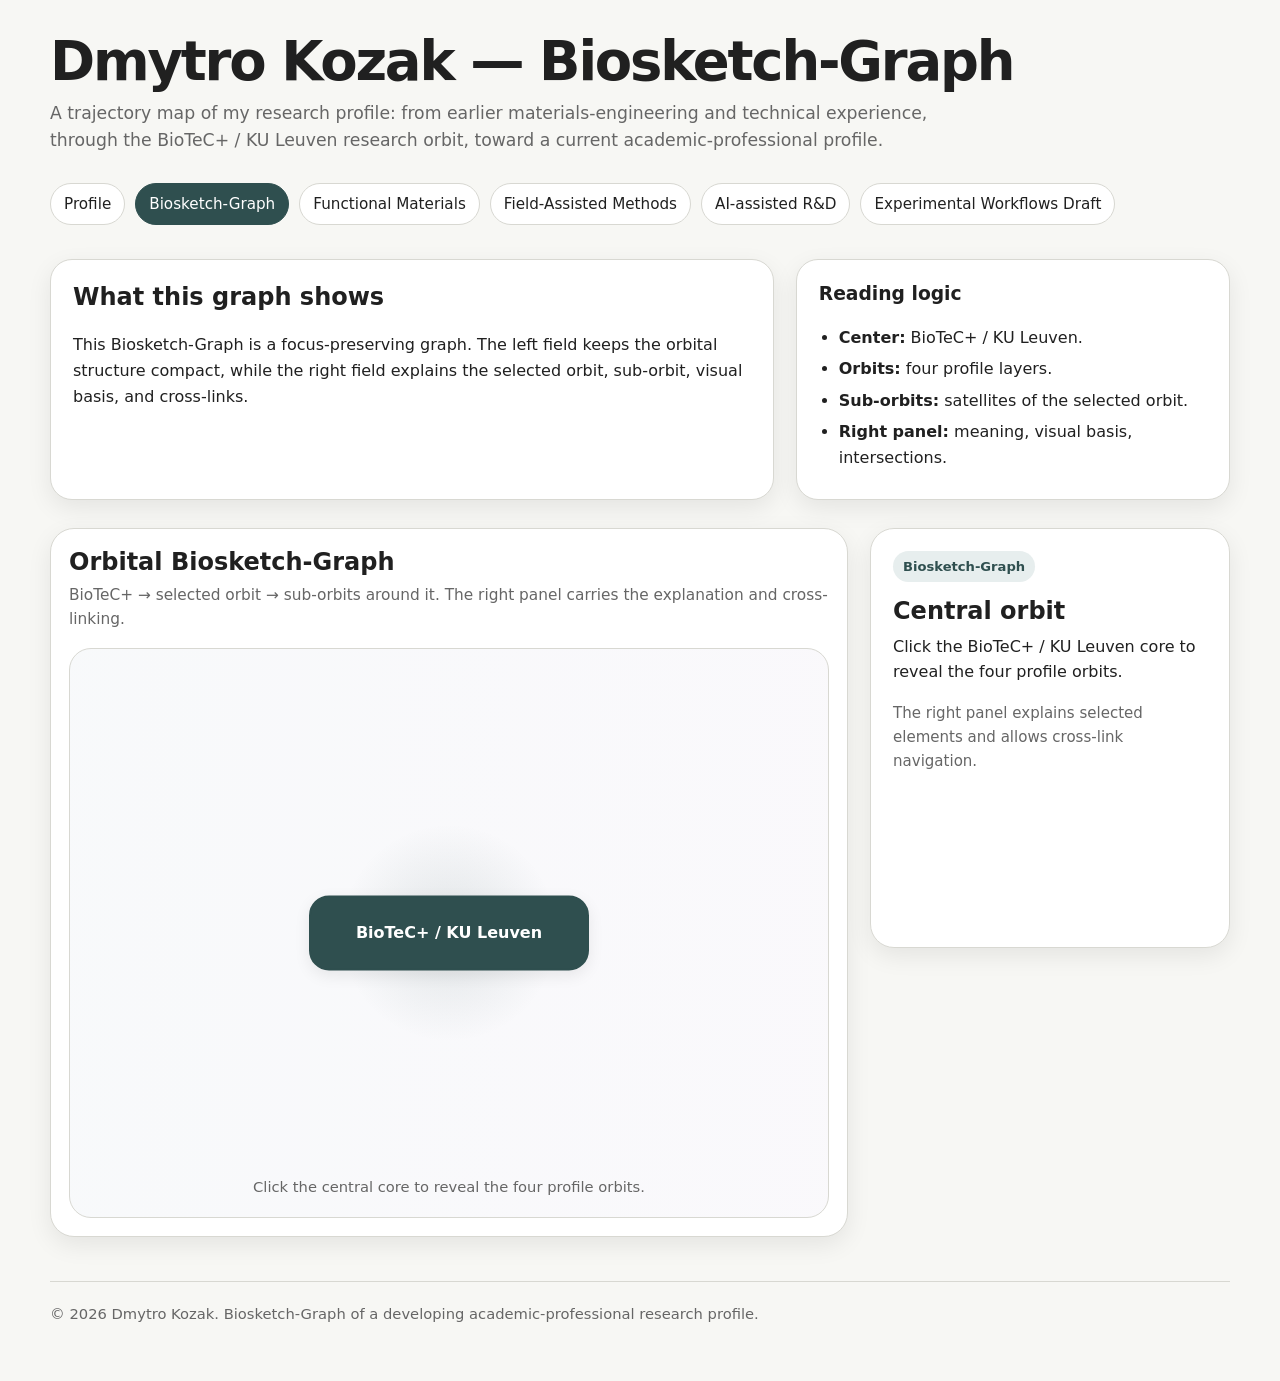
<file: graph.html>
<!DOCTYPE html>
<html lang="en">
<head>
  <meta charset="UTF-8" />
  <meta name="viewport" content="width=device-width, initial-scale=1.0" />
  <title>Dmytro Kozak — Biosketch-Graph</title>

  <style>
    :root {
      --bg: #f7f7f4;
      --text: #202020;
      --muted: #666;
      --line: #d8d8d2;
      --card: #ffffff;
      --accent: #2f4f4f;
      --accent-soft: #e7eeee;
      --foundation: #eef1f5;
      --ku: #e7eeee;
      --current: #f2efe7;
      --emerging: #f0edf5;
      --shadow: 0 8px 24px rgba(0, 0, 0, 0.08);
    }

    * {
      box-sizing: border-box;
    }

    body {
      margin: 0;
      font-family: system-ui, -apple-system, BlinkMacSystemFont, "Segoe UI", sans-serif;
      background: var(--bg);
      color: var(--text);
      line-height: 1.6;
    }

    .page {
      max-width: 1220px;
      margin: 0 auto;
      padding: 32px 20px 56px;
    }

    h1 {
      margin: 0 0 8px;
      font-size: clamp(2rem, 5vw, 3.4rem);
      line-height: 1.1;
      letter-spacing: -0.04em;
    }

    h2, h3 {
      line-height: 1.25;
    }

    .subtitle {
      max-width: 940px;
      margin: 0;
      font-size: 1.08rem;
      color: var(--muted);
    }

    nav {
      display: flex;
      flex-wrap: wrap;
      gap: 10px;
      margin: 28px 0 34px;
    }

    nav a {
      text-decoration: none;
      color: var(--text);
      background: var(--card);
      border: 1px solid var(--line);
      padding: 8px 13px;
      border-radius: 999px;
      font-size: 0.95rem;
    }

    nav a.active {
      background: var(--accent);
      color: white;
      border-color: var(--accent);
    }

    .intro {
      display: grid;
      grid-template-columns: minmax(0, 1.25fr) minmax(260px, 0.75fr);
      gap: 22px;
      margin-bottom: 28px;
    }

    .panel {
      background: var(--card);
      border: 1px solid var(--line);
      border-radius: 22px;
      padding: 22px;
      box-shadow: var(--shadow);
    }

    .panel h2,
    .panel h3 {
      margin-top: 0;
    }

    .compact-list {
      margin: 0;
      padding-left: 20px;
    }

    .compact-list li {
      margin-bottom: 6px;
    }

    .graph-layout {
      display: grid;
      grid-template-columns: minmax(0, 1fr) 360px;
      gap: 22px;
      align-items: start;
    }

    .graph-card {
      background: var(--card);
      border: 1px solid var(--line);
      border-radius: 24px;
      padding: 18px;
      box-shadow: var(--shadow);
    }

    .graph-head {
      margin-bottom: 16px;
    }

    .graph-head h2 {
      margin: 0 0 6px;
    }

    .graph-head p {
      margin: 0;
      color: var(--muted);
      font-size: 0.96rem;
    }

    .focus-field {
      position: relative;
      min-height: 570px;
      border: 1px solid var(--line);
      border-radius: 22px;
      background:
        radial-gradient(circle at 50% 50%, rgba(47, 79, 79, 0.12), transparent 23%),
        linear-gradient(90deg, rgba(238, 241, 245, 0.42), rgba(240, 237, 245, 0.35));
      overflow: hidden;
    }

    .orbit-view,
    .focus-view {
      position: absolute;
      inset: 0;
    }

    .focus-view {
      display: none;
      padding: 18px;
    }

    .focus-field[data-mode="focus"] .orbit-view {
      display: none;
    }

    .focus-field[data-mode="focus"] .focus-view {
      display: flex;
      flex-direction: column;
      gap: 14px;
    }

    .core-node,
    .orbit-node,
    .mini-core,
    .active-orbit,
    .sub-orbit-node,
    .orbit-tab {
      border: 1px solid var(--line);
      border-radius: 20px;
      font: inherit;
      cursor: pointer;
      text-align: center;
      box-shadow: 0 5px 16px rgba(0, 0, 0, 0.08);
      transition: transform 0.18s ease, border-color 0.18s ease, box-shadow 0.18s ease, opacity 0.2s ease;
    }

    .core-node:hover,
    .orbit-node:hover,
    .mini-core:hover,
    .active-orbit:hover,
    .sub-orbit-node:hover,
    .orbit-tab:hover,
    .core-node:focus,
    .orbit-node:focus,
    .mini-core:focus,
    .active-orbit:focus,
    .sub-orbit-node:focus,
    .orbit-tab:focus {
      border-color: var(--accent);
      outline: none;
      box-shadow: 0 8px 22px rgba(0, 0, 0, 0.13);
    }

    .core-node strong,
    .orbit-node strong,
    .mini-core strong,
    .active-orbit strong,
    .sub-orbit-node strong,
    .orbit-tab strong {
      display: block;
      line-height: 1.2;
    }

    .core-node {
      position: absolute;
      left: 50%;
      top: 50%;
      width: min(280px, 70%);
      padding: 26px 20px;
      transform: translate(-50%, -50%);
      background: var(--accent);
      color: white;
      border: 2px solid var(--accent);
      z-index: 5;
    }

    .core-node:hover,
    .core-node:focus {
      transform: translate(-50%, -52%);
    }

    .orbit-node {
      position: absolute;
      width: 230px;
      min-height: 82px;
      padding: 16px;
      opacity: 0;
      pointer-events: none;
      z-index: 3;
    }

    .focus-field[data-mode="orbit"] .orbit-node {
      opacity: 1;
      pointer-events: auto;
    }

    .orbit-node.foundation {
      left: 50%;
      top: 52px;
      transform: translateX(-50%);
      background: var(--foundation);
    }

    .orbit-node.ku {
      left: 32px;
      top: 50%;
      transform: translateY(-50%);
      background: var(--ku);
    }

    .orbit-node.current {
      right: 32px;
      top: 50%;
      transform: translateY(-50%);
      background: var(--current);
    }

    .orbit-node.emerging {
      left: 50%;
      bottom: 52px;
      transform: translateX(-50%);
      background: var(--emerging);
    }

    .orbit-lines {
      position: absolute;
      inset: 0;
      opacity: 0;
      pointer-events: none;
      transition: opacity 0.2s ease;
    }

    .focus-field[data-mode="orbit"] .orbit-lines {
      opacity: 1;
    }

    .orbit-lines::before,
    .orbit-lines::after {
      content: "";
      position: absolute;
      background: rgba(47, 79, 79, 0.22);
      z-index: 1;
    }

    .orbit-lines::before {
      width: 2px;
      height: 70%;
      left: 50%;
      top: 15%;
      transform: translateX(-50%);
    }

    .orbit-lines::after {
      height: 2px;
      width: 72%;
      left: 14%;
      top: 50%;
      transform: translateY(-50%);
    }

    .field-hint {
      position: absolute;
      left: 20px;
      right: 20px;
      bottom: 18px;
      text-align: center;
      color: var(--muted);
      font-size: 0.92rem;
      opacity: 1;
      transition: opacity 0.2s ease;
    }

    .focus-field[data-mode="orbit"] .field-hint,
    .focus-field[data-mode="focus"] .field-hint {
      opacity: 0;
    }

    .focus-toolbar {
      display: flex;
      flex-wrap: wrap;
      gap: 8px;
      align-items: center;
      justify-content: flex-start;
      z-index: 10;
    }

    .orbit-tab {
      background: #fff;
      padding: 8px 11px;
      font-size: 0.84rem;
      border-radius: 999px;
    }

    .orbit-tab.active {
      background: var(--accent);
      color: white;
      border-color: var(--accent);
    }

    .local-map {
      position: relative;
      flex: 1;
      min-height: 470px;
      border: 1px solid var(--line);
      border-radius: 20px;
      background:
        radial-gradient(circle at 42% 50%, rgba(47, 79, 79, 0.10), transparent 22%),
        linear-gradient(90deg, rgba(255,255,255,0.65), rgba(255,255,255,0.25));
      overflow: hidden;
    }

    .local-links {
      position: absolute;
      inset: 0;
      width: 100%;
      height: 100%;
      pointer-events: none;
      z-index: 1;
    }

    .local-links line {
      stroke: rgba(47, 79, 79, 0.36);
      stroke-width: 2;
    }

    .local-links line.core-link {
      stroke: rgba(47, 79, 79, 0.58);
      stroke-width: 3;
    }

    .mini-core {
      position: absolute;
      left: 4%;
      top: 50%;
      width: 185px;
      min-height: 112px;
      padding: 18px 14px;
      transform: translateY(-50%);
      background: var(--accent);
      color: white;
      border: 2px solid var(--accent);
      z-index: 3;
    }

    .active-orbit {
      position: absolute;
      left: 34%;
      top: 50%;
      width: 210px;
      min-height: 126px;
      padding: 20px 16px;
      transform: translateY(-50%);
      background: var(--accent-soft);
      border: 2px solid var(--accent);
      z-index: 4;
    }

    .sub-orbit-node {
      position: absolute;
      width: 168px;
      min-height: 76px;
      padding: 13px 10px;
      background: white;
      z-index: 3;
    }

    .sub-orbit-node.active {
      border-color: var(--accent);
      background: var(--accent-soft);
      box-shadow: 0 0 0 3px rgba(47, 79, 79, 0.14), 0 8px 20px rgba(0, 0, 0, 0.11);
    }

    .sub-pos-0 {
      left: 66%;
      top: 8%;
    }

    .sub-pos-1 {
      left: 76%;
      top: 36%;
    }

    .sub-pos-2 {
      left: 66%;
      top: 66%;
    }

    .sub-pos-3 {
      left: 46%;
      top: 82%;
    }

    .sub-pos-4 {
      left: 25%;
      top: 2%;
    }

    .details-panel {
      position: sticky;
      top: 18px;
      background: var(--card);
      border: 1px solid var(--line);
      border-radius: 24px;
      padding: 22px;
      box-shadow: var(--shadow);
      min-height: 420px;
    }

    .details-panel h2 {
      margin: 0 0 8px;
    }

    .details-panel .tag {
      display: inline-block;
      margin-bottom: 14px;
      padding: 5px 10px;
      border-radius: 999px;
      background: var(--accent-soft);
      color: var(--accent);
      font-size: 0.82rem;
      font-weight: 650;
    }

    .details-panel p {
      margin-top: 0;
    }

    .details-panel .small {
      color: var(--muted);
      font-size: 0.94rem;
    }

    .visual-block {
      margin-top: 16px;
      margin-bottom: 12px;
    }

    .detail-image {
      width: 100%;
      border-radius: 14px;
      border: 1px solid var(--line);
      display: block;
    }
     .image-link {
      display: block;
      cursor: zoom-in;
}

    .image-link:hover .detail-image,
   .image-link:focus .detail-image {
  border-color: var(--accent);
  box-shadow: 0 8px 22px rgba(0, 0, 0, 0.14);
}
    
    .image-caption {
      margin-top: 8px;
    }

    .crosslinks {
      margin-top: 18px;
      padding-top: 16px;
      border-top: 1px solid var(--line);
    }

    .crosslinks h3 {
      margin: 0 0 10px;
      font-size: 1rem;
    }

    .crosslink-list {
      display: flex;
      flex-wrap: wrap;
      gap: 8px;
    }

    .crosslink-button {
      border: 1px solid var(--line);
      background: white;
      color: var(--text);
      border-radius: 999px;
      padding: 7px 10px;
      font: inherit;
      font-size: 0.84rem;
      cursor: pointer;
    }

    .crosslink-button:hover,
    .crosslink-button:focus {
      border-color: var(--accent);
      background: var(--accent-soft);
      outline: none;
    }

    footer {
      margin-top: 44px;
      color: var(--muted);
      font-size: 0.92rem;
      border-top: 1px solid var(--line);
      padding-top: 20px;
    }

    @media (max-width: 1050px) {
      .intro,
      .graph-layout {
        grid-template-columns: 1fr;
      }

      .details-panel {
        position: static;
      }
    }

    @media (max-width: 760px) {
      .page {
        padding: 22px 14px 42px;
      }

      h1 {
        font-size: 2rem;
      }

      .subtitle {
        font-size: 1rem;
      }

      .panel,
      .graph-card,
      .details-panel {
        border-radius: 16px;
      }

      .focus-field {
        min-height: 650px;
      }

      .orbit-lines,
      .local-links {
        display: none;
      }

      .core-node {
        width: calc(100% - 36px);
      }

      .orbit-node {
        position: absolute;
        left: 18px !important;
        right: 18px !important;
        width: auto;
        min-height: 68px;
        transform: none !important;
      }

      .orbit-node.foundation {
        top: 26px;
      }

      .orbit-node.ku {
        top: 108px;
      }

      .orbit-node.current {
        top: 190px;
      }

      .orbit-node.emerging {
        top: 430px;
        bottom: auto;
       }

      .focus-view {
        overflow-y: auto;
      }

      .local-map {
        min-height: auto;
        display: flex;
        flex-direction: column;
        gap: 12px;
        padding: 14px;
        overflow: visible;
      }

      .mini-core,
      .active-orbit,
      .sub-orbit-node {
        position: static;
        width: 100%;
        min-height: auto;
        transform: none;
      }

      .sub-orbit-node {
        text-align: center;
      }

      nav a {
        font-size: 0.9rem;
        padding: 7px 11px;
      }
    }
  </style>
</head>

<body>
  <main class="page">
    <header>
      <h1>Dmytro Kozak — Biosketch-Graph</h1>
      <p class="subtitle">
        A trajectory map of my research profile: from earlier materials-engineering and technical experience,
        through the BioTeC+ / KU Leuven research orbit, toward a current academic-professional profile.
      </p>
    </header>

    <nav aria-label="Main navigation">
      <a href="index.html">Profile</a>
      <a href="graph.html" class="active">Biosketch-Graph</a>
      <a href="functional-materials.html">Functional Materials</a>
      <a href="field-assisted-methods.html">Field-Assisted Methods</a>
      <a href="ai-assisted-rd.html">AI-assisted R&D</a>
      <a href="experimental-workflows-draft.html">Experimental Workflows Draft</a>
    </nav>

    <section class="intro">
      <div class="panel">
        <h2>What this graph shows</h2>
        <p>
          This Biosketch-Graph is a focus-preserving graph. The left field keeps the orbital structure compact,
          while the right field explains the selected orbit, sub-orbit, visual basis, and cross-links.
        </p>
      </div>

      <aside class="panel">
        <h3>Reading logic</h3>
        <ul class="compact-list">
          <li><strong>Center:</strong> BioTeC+ / KU Leuven.</li>
          <li><strong>Orbits:</strong> four profile layers.</li>
          <li><strong>Sub-orbits:</strong> satellites of the selected orbit.</li>
          <li><strong>Right panel:</strong> meaning, visual basis, intersections.</li>
        </ul>
      </aside>
    </section>

    <section class="graph-layout">
      <div class="graph-card">
        <div class="graph-head">
          <h2>Orbital Biosketch-Graph</h2>
          <p>
            BioTeC+ → selected orbit → sub-orbits around it. The right panel carries the explanation and cross-linking.
          </p>
        </div>

        <div class="focus-field" id="focus-field" data-mode="core">
          <div class="orbit-view">
            <div class="orbit-lines"></div>

            <button class="core-node" id="core-node">
              <strong>BioTeC+ / KU Leuven</strong>
            </button>

            <button class="orbit-node foundation" data-orbit="foundation">
              <strong>Before KU Leuven</strong>
            </button>

            <button class="orbit-node ku" data-orbit="ku">
              <strong>KU Leuven / BioTeC+ Orbit</strong>
            </button>

            <button class="orbit-node current" data-orbit="current">
              <strong>Current Research Profile</strong>
            </button>

            <button class="orbit-node emerging" data-orbit="emerging">
              <strong>Emerging Directions</strong>
            </button>

            <div class="field-hint">
              Click the central core to reveal the four profile orbits.
            </div>
          </div>

          <div class="focus-view">
            <div class="focus-toolbar" id="focus-toolbar"></div>

            <div class="local-map" id="local-map">
              <svg class="local-links" id="local-links"></svg>

              <button class="mini-core" id="mini-core">
                <strong>BioTeC+ / KU Leuven</strong>
              </button>

              <button class="active-orbit" id="active-orbit">
                <strong>Selected Orbit</strong>
              </button>

              <div id="sub-orbit-layer"></div>
            </div>
          </div>
        </div>
      </div>

      <aside class="details-panel" id="details-panel">
        <span class="tag">Biosketch-Graph</span>
        <h2>Central orbit</h2>
        <p>
          Click the BioTeC+ / KU Leuven core to reveal the four profile orbits.
        </p>
        <p class="small">
          The right panel explains selected elements and allows cross-link navigation.
        </p>
      </aside>
    </section>

    <footer>
      © 2026 Dmytro Kozak. Biosketch-Graph of a developing academic-professional research profile.
    </footer>
  </main>

  <script>
    const focusField = document.getElementById("focus-field");
    const coreNode = document.getElementById("core-node");
    const miniCore = document.getElementById("mini-core");
    const orbitButtons = document.querySelectorAll(".orbit-node");
    const toolbar = document.getElementById("focus-toolbar");
    const activeOrbit = document.getElementById("active-orbit");
    const subOrbitLayer = document.getElementById("sub-orbit-layer");
    const detailsPanel = document.getElementById("details-panel");
    const localMap = document.getElementById("local-map");
    const localLinks = document.getElementById("local-links");

    const orbits = {
      foundation: {
        tag: "Before KU Leuven",
        title: "Before KU Leuven",
        summary: "This orbit gathers the technical and materials-engineering foundation that existed before the BioTeC+ / KU Leuven period.",
        crossLinks: [
          { label: "Functional Materials", orbit: "current", node: "functional-materials" },
          { label: "Antimicrobial Context", orbit: "ku", node: "antimicrobial-context" },
          { label: "Setup Development", orbit: "current", node: "setup-development" },
          { label: "Trace Documentation", orbit: "emerging", node: "trace-documentation" }
        ],
        nodes: [
          {
            id: "materials-engineering",
            title: "Materials Engineering",
            text: "Technical foundation in metals, coatings, polymers, nanomaterials, and applied material systems.",
            crossLinks: [
              { label: "Functional Materials", orbit: "current", node: "functional-materials" },
              { label: "Experimental R&D", orbit: "ku", node: "experimental-rd" }
            ]
          },
          {
            id: "surface-modification",
            title: "Surface Modification",
            text: "Earlier surface-related work connecting coatings, interfaces, antimicrobial surfaces, and later KU Leuven/BioTeC+ contexts.",
            crossLinks: [
              { label: "Functional Materials", orbit: "current", node: "functional-materials" },
              { label: "Antimicrobial Context", orbit: "ku", node: "antimicrobial-context" }
            ]
          },
          {
            id: "electrodeposition",
            title: "Electrodeposition",
            text: "Electrochemical routes, metallic layers, process parameters, and practical observation of material formation.",
            crossLinks: [
              { label: "Materials Engineering", orbit: "foundation", node: "materials-engineering" },
              { label: "Functional Materials", orbit: "current", node: "functional-materials" }
            ]
          },
          {
            id: "characterization",
            title: "Characterization",
            text: "Microscopy and analytical traces used to observe and describe material systems: SEM, XRD, FTIR, UV–Vis and related methods.",
            crossLinks: [
              { label: "Trace Documentation", orbit: "emerging", node: "trace-documentation" },
              { label: "Experimental R&D", orbit: "ku", node: "experimental-rd" }
            ]
          },
          {
            id: "troubleshooting",
            title: "Troubleshooting",
            text: "Fault finding, setup adjustment, experimental correction, and keeping unstable experimental systems functional.",
            crossLinks: [
              { label: "Setup Development", orbit: "current", node: "setup-development" },
              { label: "Prototype Workflows", orbit: "ku", node: "prototype-workflows" }
            ]
          }
        ]
      },

      ku: {
        tag: "KU Leuven / BioTeC+ Orbit",
        title: "KU Leuven / BioTeC+ Orbit",
        summary: "This orbit anchors the profile in the current academic and experimental environment.",
        crossLinks: [
          { label: "Before KU Leuven", orbit: "foundation" },
          { label: "Current Research Profile", orbit: "current" },
          { label: "AI-assisted R&D", orbit: "emerging", node: "ai-rd" }
        ],
        nodes: [
          {
            id: "research-assistant",
            title: "Research Assistant",
            text: "Formal current position, grounded in hands-on research assistance, technical contribution, setup work, and experimental support.",
            crossLinks: [
              { label: "Experimental R&D", orbit: "ku", node: "experimental-rd" },
              { label: "Setup Development", orbit: "current", node: "setup-development" }
            ]
          },
          {
            id: "experimental-rd",
            title: "Experimental R&D",
            text: "Working contour where materials, setups, physical methods, measurements, and early-stage research questions meet.",
            crossLinks: [
              { label: "Functional Materials", orbit: "current", node: "functional-materials" },
              { label: "Field-Assisted Methods", orbit: "current", node: "field-assisted-methods" },
              { label: "Trace Documentation", orbit: "emerging", node: "trace-documentation" }
            ]
          },
          {
            id: "antimicrobial-context",
            title: "Antimicrobial Context",
            text: "Bio-related and antimicrobial testing environment connected to material interfaces and process-oriented experimental work.",
            crossLinks: [
              { label: "Bio-related Bridge", orbit: "current", node: "bio-related-bridge" },
              { label: "Surface Modification", orbit: "foundation", node: "surface-modification" }
            ]
          },
          {
            id: "prototype-workflows",
            title: "Prototype Workflows",
            text: "Small testable experimental corridors: early setups, adjustments, measurements, and iterations before larger claims.",
            crossLinks: [
              { label: "Setup Development", orbit: "current", node: "setup-development" },
              { label: "Modular Systems", orbit: "emerging", node: "modular-systems" }
            ]
          }
        ]
      },

      current: {
        tag: "Current Research Profile",
        title: "Current Research Profile",
        summary: "This orbit gathers the active profile: functional materials, field-assisted methods, bio-related testing, and setup development.",
        crossLinks: [
          { label: "KU Leuven / BioTeC+ Orbit", orbit: "ku" },
          { label: "Before KU Leuven", orbit: "foundation" },
          { label: "Emerging Directions", orbit: "emerging" }
        ],
        nodes: [
          {
            id: "functional-materials",
            title: "Functional Materials",
            text: "Coatings, nanomaterials, polymers, surfaces, formulations, and material responses connected to experimental testing.",
            crossLinks: [
              { label: "Materials Engineering", orbit: "foundation", node: "materials-engineering" },
              { label: "Surface Modification", orbit: "foundation", node: "surface-modification" },
              { label: "Antimicrobial Context", orbit: "ku", node: "antimicrobial-context" }
            ]
          },
          {
            id: "field-assisted-methods",
            title: "Field-Assisted Methods",
            text: "Physical fields used as experimental tools: plasma-related processes, RF systems, pulsed fields, and other physical interventions.",
            crossLinks: [
              { label: "Plasma / RF / PEF", orbit: "current", node: "plasma-rf-pef" },
              { label: "Setup Development", orbit: "current", node: "setup-development" },
              { label: "Modular Systems", orbit: "emerging", node: "modular-systems" }
            ]
          },
          {
            id: "plasma-rf-pef",
            title: "Plasma / RF / PEF",
            text: "Practical field-assisted domain connecting plasma-related processes, radio-frequency systems, and pulsed electric fields.",
            crossLinks: [
              { label: "Field-Assisted Methods", orbit: "current", node: "field-assisted-methods" },
              { label: "Bio-related Bridge", orbit: "current", node: "bio-related-bridge" },
              { label: "Setup Development", orbit: "current", node: "setup-development" }
            ]
          },
          {
            id: "bio-related-bridge",
            title: "Bio-related Bridge",
            text: "Connection between physical/material methods and biological or food-biotech contexts, including antimicrobial testing and measurable biological response.",
            crossLinks: [
              { label: "Antimicrobial Context", orbit: "ku", node: "antimicrobial-context" },
              { label: "Plasma / RF / PEF", orbit: "current", node: "plasma-rf-pef" }
            ]
          },
          {
            id: "setup-development",
            title: "Setup Development",
            text: "Hands-on construction, adjustment, field-assisted test systems, measurement logic, and experimental observation.",
            crossLinks: [
              { label: "Troubleshooting", orbit: "foundation", node: "troubleshooting" },
              { label: "Prototype Workflows", orbit: "ku", node: "prototype-workflows" },
              { label: "Modular Systems", orbit: "emerging", node: "modular-systems" }
            ]
          }
        ]
      },

      emerging: {
        tag: "Emerging Directions",
        title: "Emerging Directions",
        summary: "This orbit gathers developing extensions of the profile: AI-assisted structuring, trace documentation, modular systems, and methodological branches.",
        crossLinks: [
          { label: "Current Research Profile", orbit: "current" },
          { label: "Experimental R&D", orbit: "ku", node: "experimental-rd" },
          { label: "Public Outputs / Site", orbit: "emerging", node: "public-outputs" }
        ],
        nodes: [
          {
            id: "ai-rd",
            title: "AI-assisted R&D",
            text: "AI used as a structuring medium for documentation, hypothesis tracking, reframing, and preserving research traces.",
            image: "images/ai-assisted-rd/ai-assisted-conceptual-workflow.png",
            imageCaption: "Research structuring and hypothesis tracking trace: idea → setup → treatment interaction → response → before/after analysis.",
            crossLinks: [
              { label: "Trace Documentation", orbit: "emerging", node: "trace-documentation" },
              { label: "Experimental R&D", orbit: "ku", node: "experimental-rd" },
              { label: "Public Outputs / Site", orbit: "emerging", node: "public-outputs" }
            ]
          },
          {
            id: "trace-documentation",
            title: "Trace Documentation",
            text: "Preserving research paths: attempts, adjustments, failures, corrections, small observations, and emergence of working directions.",
            crossLinks: [
              { label: "Characterization", orbit: "foundation", node: "characterization" },
              { label: "AI-assisted R&D", orbit: "emerging", node: "ai-rd" },
              { label: "Experimental R&D", orbit: "ku", node: "experimental-rd" }
            ]
          },
          {
            id: "modular-systems",
            title: "Modular Systems",
            text: "Developing direction toward adaptable field-assisted experimental modules for processing and testing.",
            crossLinks: [
              { label: "Field-Assisted Methods", orbit: "current", node: "field-assisted-methods" },
              { label: "Setup Development", orbit: "current", node: "setup-development" },
              { label: "Prototype Workflows", orbit: "ku", node: "prototype-workflows" }
            ]
          },
          {
            id: "smyslotalk",
            title: "smysloTalk",
            text: "Exploratory methodological branch focused on trace-based reasoning, emergence tracking, and human–AI dialogue.",
            crossLinks: [
              { label: "AI-assisted R&D", orbit: "emerging", node: "ai-rd" },
              { label: "Trace Documentation", orbit: "emerging", node: "trace-documentation" }
            ]
          },
          {
            id: "public-outputs",
            title: "Public Outputs / Site",
            text: "Public, selected, and structured projection of the profile rather than a complete archive or social-media stream.",
            crossLinks: [
              { label: "AI-assisted R&D", orbit: "emerging", node: "ai-rd" },
              { label: "Current Research Profile", orbit: "current" }
            ]
          }
        ]
      }
    };

    function setDetails(tag, title, text, crossLinks = [], smallText = "", image = "", imageCaption = "") {
      const imageHtml = image
        ? `
          <div class="visual-block">
           <a href="${image}" target="_blank" rel="noopener" class="image-link">
        <img src="${image}" alt="${title}" class="detail-image"> </a>
        ${imageCaption ? `<p class="small image-caption">${imageCaption}</p>` : ""}
        <p class="small image-caption">Click image to open larger view.</p>
          </div>
        `
        : "";

      const crossLinksHtml = crossLinks.length
        ? `
          <div class="crosslinks">
            <h3>Cross-links</h3>
            <div class="crosslink-list">
              ${crossLinks.map((link) => `
                <button class="crosslink-button" data-orbit="${link.orbit}" data-node="${link.node || ""}">
                  ${link.label}
                </button>
              `).join("")}
            </div>
          </div>
        `
        : "";

      detailsPanel.innerHTML = `
        <span class="tag">${tag}</span>
        <h2>${title}</h2>
        <p>${text}</p>
        ${smallText ? `<p class="small">${smallText}</p>` : ""}
        ${imageHtml}
        ${crossLinksHtml}
      `;

      document.querySelectorAll(".crosslink-button").forEach((button) => {
        button.addEventListener("click", () => {
          const orbitKey = button.dataset.orbit;
          const nodeId = button.dataset.node || null;
          showFocusMode(orbitKey, nodeId);
        });
      });
    }

    function showOrbitMode() {
      focusField.dataset.mode = "orbit";
      setDetails(
        "Orbit view",
        "Profile orbits",
        "The central BioTeC+ / KU Leuven orbit has opened four profile orbits. Select one orbit to unfold its sub-orbits inside the same graph field.",
        [
          { label: "Before KU Leuven", orbit: "foundation" },
          { label: "KU Leuven / BioTeC+ Orbit", orbit: "ku" },
          { label: "Current Research Profile", orbit: "current" },
          { label: "Emerging Directions", orbit: "emerging" }
        ],
        "The left field keeps the orbital form; the right field carries explanation and intersections."
      );
    }

    function buildToolbar(activeKey) {
      toolbar.innerHTML = "";

      Object.keys(orbits).forEach((key) => {
        const orbit = orbits[key];
        const button = document.createElement("button");
        button.className = "orbit-tab" + (key === activeKey ? " active" : "");
        button.textContent = orbit.title;

        button.addEventListener("click", () => {
          showFocusMode(key);
        });

        toolbar.appendChild(button);
      });
    }

    function drawLocalLinks() {
      localLinks.innerHTML = "";

      if (window.innerWidth <= 760) return;

      const mapRect = localMap.getBoundingClientRect();

      function centerOf(element) {
        const rect = element.getBoundingClientRect();
        return {
          x: rect.left + rect.width / 2 - mapRect.left,
          y: rect.top + rect.height / 2 - mapRect.top
        };
      }

      function addLine(from, to, className = "") {
        const line = document.createElementNS("http://www.w3.org/2000/svg", "line");
        line.setAttribute("x1", from.x);
        line.setAttribute("y1", from.y);
        line.setAttribute("x2", to.x);
        line.setAttribute("y2", to.y);
        if (className) line.setAttribute("class", className);
        localLinks.appendChild(line);
      }

      const coreCenter = centerOf(miniCore);
      const orbitCenter = centerOf(activeOrbit);

      addLine(coreCenter, orbitCenter, "core-link");

      document.querySelectorAll(".sub-orbit-node").forEach((node) => {
        addLine(orbitCenter, centerOf(node));
      });
    }

    function showFocusMode(orbitKey, nodeId = null) {
      const orbit = orbits[orbitKey];

      focusField.dataset.mode = "focus";
      buildToolbar(orbitKey);

      activeOrbit.innerHTML = `<strong>${orbit.title}</strong>`;
      activeOrbit.onclick = () => {
        setDetails(
          orbit.tag,
          orbit.title,
          orbit.summary,
          orbit.crossLinks,
          "This orbit is unfolded in the left field. Related intersections can be activated from the cross-links."
        );

        document.querySelectorAll(".sub-orbit-node").forEach((item) => {
          item.classList.remove("active");
        });
      };

      subOrbitLayer.innerHTML = "";

      orbit.nodes.forEach((node, index) => {
        const button = document.createElement("button");
        button.className = `sub-orbit-node sub-pos-${index}` + (node.id === nodeId ? " active" : "");
        button.innerHTML = `<strong>${node.title}</strong>`;

        button.addEventListener("click", () => {
          document.querySelectorAll(".sub-orbit-node").forEach((item) => {
            item.classList.remove("active");
          });

          button.classList.add("active");

          setDetails(
            orbit.tag,
            node.title,
            node.text,
            node.crossLinks,
            "This sub-orbit belongs to the selected orbit and may intersect with other parts of the profile.",
            node.image || "",
            node.imageCaption || ""
          );
        });

        subOrbitLayer.appendChild(button);
      });

      if (nodeId) {
        const selectedNode = orbit.nodes.find((node) => node.id === nodeId);
        if (selectedNode) {
          setDetails(
            orbit.tag,
            selectedNode.title,
            selectedNode.text,
            selectedNode.crossLinks,
            "This sub-orbit was activated through a cross-link.",
            selectedNode.image || "",
            selectedNode.imageCaption || ""
          );
        }
      } else {
        setDetails(
          orbit.tag,
          orbit.title,
          orbit.summary,
          orbit.crossLinks,
          "The selected orbit unfolds its sub-orbits around itself inside the same graph field."
        );
      }

      requestAnimationFrame(drawLocalLinks);
    }

    coreNode.addEventListener("click", showOrbitMode);
    miniCore.addEventListener("click", showOrbitMode);

    orbitButtons.forEach((button) => {
      button.addEventListener("click", () => {
        showFocusMode(button.dataset.orbit);
      });
    });

    window.addEventListener("resize", () => {
      if (focusField.dataset.mode === "focus") {
        drawLocalLinks();
      }
    });
  </script>

  <style>
  </style>
</body>
</html>
</file>
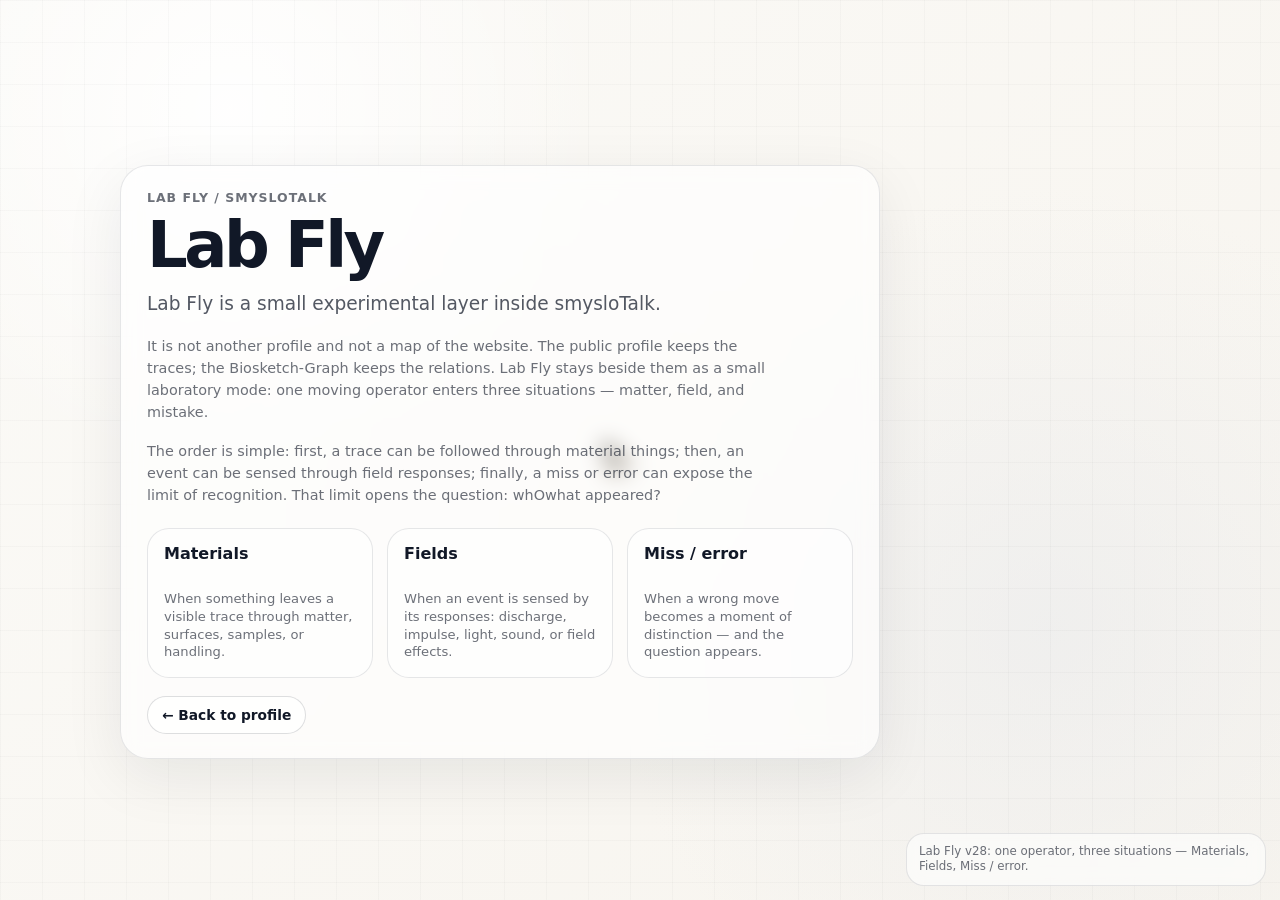
<file: lab-fly.html>
<!DOCTYPE html>
<html lang="en">
<head>
<meta charset="UTF-8" />
<meta name="viewport" content="width=device-width, initial-scale=1.0" />
<title>Lab Fly</title>
<link rel="stylesheet" href="assets/lab-fly/lab-fly.css" />
</head>
<body data-fly-mode="flyness">
<div class="surface" id="surface"></div>

<main class="page">

<section class="panel">
  <div class="kicker">Lab Fly / smysloTalk</div>
  <h1>Lab Fly</h1>
  <p>Lab Fly is a small experimental layer inside smysloTalk.</p>

  <p class="small">
    It is not another profile and not a map of the website. The public profile keeps the traces;
    the Biosketch-Graph keeps the relations. Lab Fly stays beside them as a small laboratory mode:
    one moving operator enters three situations — matter, field, and mistake.
  </p>

  <p class="small">
    The order is simple: first, a trace can be followed through material things; then, an event can
    be sensed through field responses; finally, a miss or error can expose the limit of recognition.
    That limit opens the question: whOwhat appeared?
  </p>

  <div class="grid labfly-simple-grid">
    <a class="card" href="materials-trace.html">
      <strong>Materials</strong>
      <span>When something leaves a visible trace through matter, surfaces, samples, or handling.</span>
    </a>
    <a class="card" href="field-response-fly.html">
      <strong>Fields</strong>
      <span>When an event is sensed by its responses: discharge, impulse, light, sound, or field effects.</span>
    </a>
    <a class="card" href="miss-error-fly.html">
      <strong>Miss / error</strong>
      <span>When a wrong move becomes a moment of distinction — and the question appears.</span>
    </a>
  </div>

  <div class="actions">
    <a class="button" href="index.html">← Back to profile</a>
  </div>
</section>

</main>
<div class="fly-note">Lab Fly v28: one operator, three situations — Materials, Fields, Miss / error.</div>
<script src="assets/lab-fly/lab-fly.js"></script>
</body>
</html>
</file>
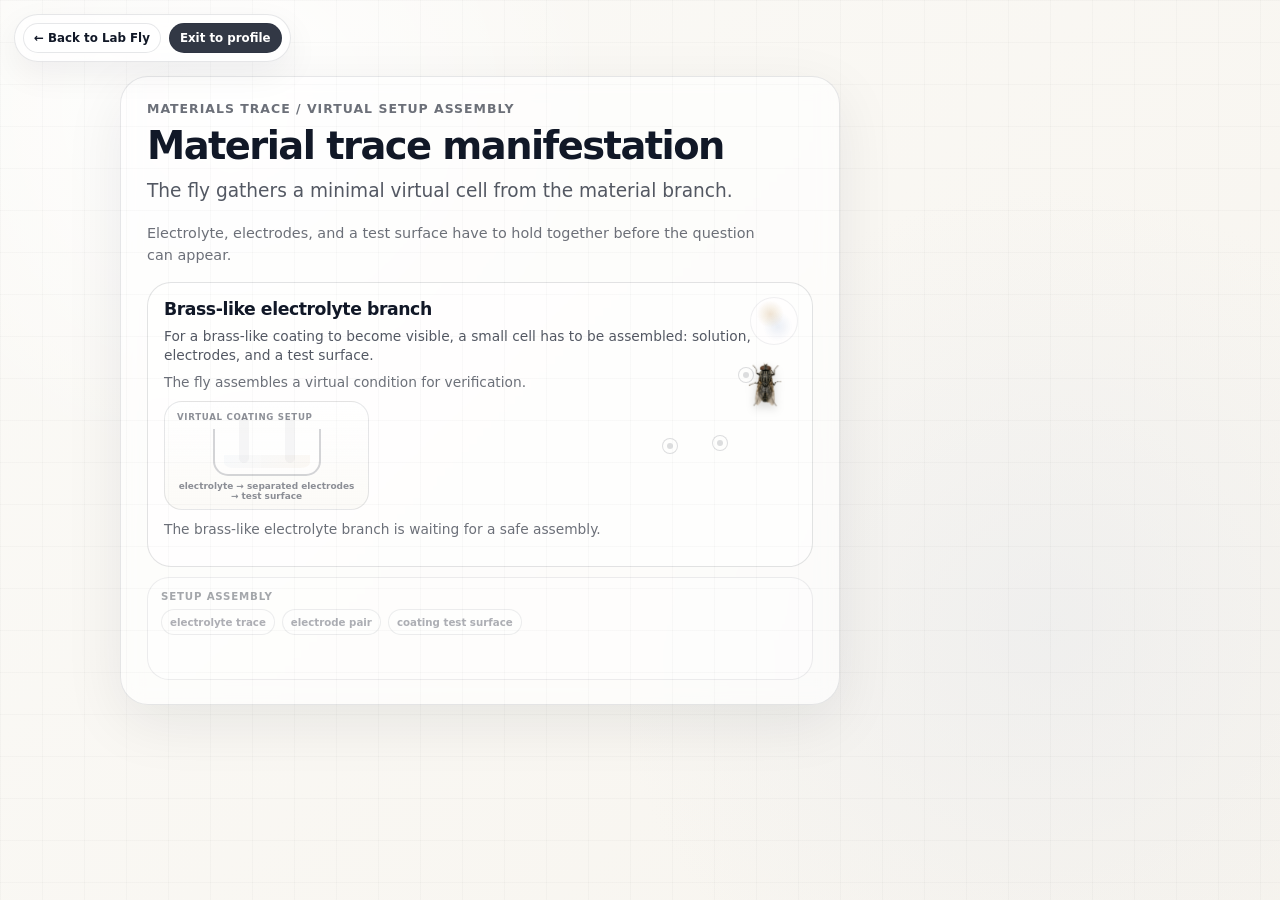
<file: materials-trace.html>
<!DOCTYPE html>
<html lang="en">
<head>
<meta charset="UTF-8" />
<meta name="viewport" content="width=device-width, initial-scale=1.0" />
<title>Materials trace / Lab Fly</title>
<link rel="stylesheet" href="assets/lab-fly/lab-fly.css" />
</head>
<body data-fly-mode="trace">
<div class="surface" id="surface"></div>
<nav class="lab-nav">
  <a href="lab-fly.html">← Back to Lab Fly</a>
  <a class="exit" href="index.html">Exit to profile</a>
</nav>
<main class="page">

<section class="panel material-manifestation-panel">
  <div class="kicker">Materials trace / virtual setup assembly</div>
  <h2>Material trace manifestation</h2>
  <p>The fly gathers a minimal virtual cell from the material branch.</p>
  <p class="small">Electrolyte, electrodes, and a test surface have to hold together before the question can appear.</p>

  <div class="material-stage">
    <div class="material-card" data-material-card>
      <h3>Brass-like electrolyte branch</h3>
      <p>For a brass-like coating to become visible, a small cell has to be assembled: solution, electrodes, and a test surface.</p>
      <p class="small">The fly assembles a virtual condition for verification.</p>

      <div class="virtual-cell" aria-hidden="true">
        <div class="vc-label">virtual coating setup</div>
        <div class="vc-beaker">
          <div class="vc-liquid"></div>
          <div class="vc-electrode vc-left"></div>
          <div class="vc-electrode vc-right"></div>
          <div class="vc-current"></div>
          <div class="vc-gap">gap</div>
          <div class="vc-coating"></div>
        </div>
        <div class="vc-caption">electrolyte → separated electrodes → test surface</div>
      </div>

      <p class="small material-setup-log" data-trace-log>The brass-like electrolyte branch is waiting for a safe assembly.</p>
      <span class="material-state" data-material-state>cell waiting</span>
    </div>
  </div>

  <div class="manifestation-assembly" data-manifestation-assembly>
    <div class="assembly-kicker">setup assembly</div>
    <div class="assembly-row">
      <span class="assembly-chip" data-material-step="1">electrolyte trace</span>
      <span class="assembly-chip" data-material-step="2">electrode pair</span>
      <span class="assembly-chip" data-material-step="3">coating test surface</span>
    </div>
    <div class="manifestation-question" data-material-question>“Is there something in this....”</div>
    <p class="small manifestation-note">The question appears only after the fly has gathered a virtual setup, not only separate material marks.</p>
  </div>
</section>
<div class="fly-bubble" data-fly-bubble>“Is there something in this....”</div>

</main>
<div class="fly-note">v29 material layer: the fly gathers a virtual setup from the brass-like electrolyte branch.</div>
<script src="assets/lab-fly/lab-fly.js"></script>
</body>
</html>
</file>
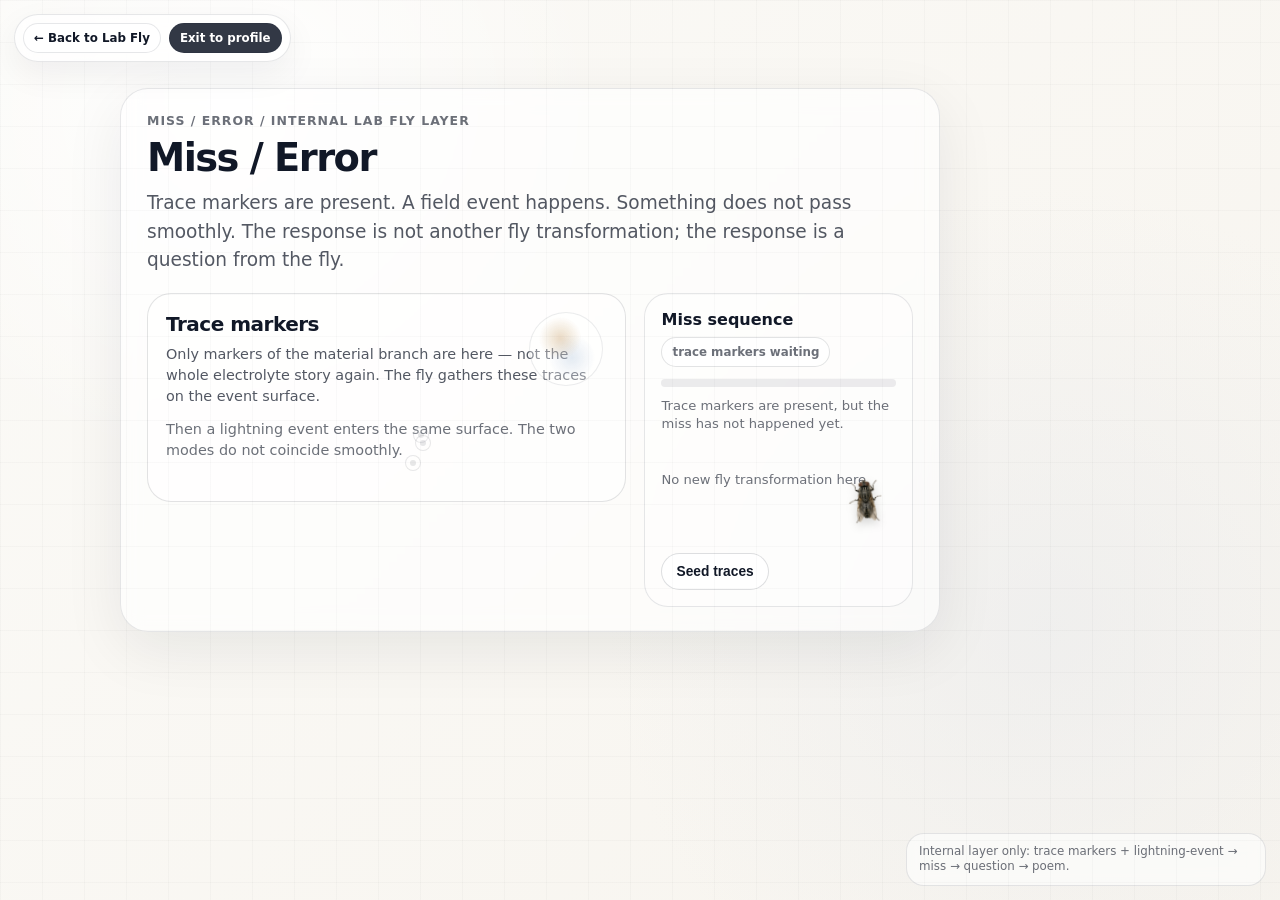
<file: miss-error-fly.html>
<!DOCTYPE html>
<html lang="en">
<head>
<meta charset="UTF-8" />
<meta name="viewport" content="width=device-width, initial-scale=1.0" />
<title>Miss / Error / Lab Fly</title>
<link rel="stylesheet" href="assets/lab-fly/lab-fly.css" />
</head>
<body data-fly-mode="error">
<div class="surface" id="surface"></div>
<nav class="lab-nav">
  <a href="lab-fly.html">← Back to Lab Fly</a>
  <a class="exit" href="index.html">Exit to profile</a>
</nav>
<main class="page">
<section class="panel">
  <div class="kicker">Miss / Error / internal Lab Fly layer</div>
  <h2>Miss / Error</h2>
  <p>Trace markers are present. A field event happens. Something does not pass smoothly. The response is not another fly transformation; the response is a question from the fly.</p>

  <div class="error-stage">
    <div class="material-card" data-material-card>
      <h3 data-card-title>Trace markers</h3>
      <div class="material-card-body" data-card-body>
        <p>Only markers of the material branch are here — not the whole electrolyte story again. The fly gathers these traces on the event surface.</p>
        <p class="small">Then a lightning event enters the same surface. The two modes do not coincide smoothly.</p>
      </div>
      <div class="card-note" data-card-note style="display:none">after Pushkin — with an AI inversion</div>
      <span class="material-state" data-material-state>trace waiting</span>
    </div>

    <div class="trace-counter">
      <strong>Miss sequence</strong>
      <div class="actions" style="margin-top:0">
        <span class="miss-state" data-error-state>waiting for trace markers</span>
      </div>
      <div class="progress-track"><div class="progress-fill" data-trace-progress></div></div>
      <div class="trace-log" data-trace-log>Gather trace markers first. After the miss, the card text will change.</div>
      <div class="trace-log" data-error-log style="margin-top:10px">No new fly transformation here.</div>
      <div class="actions"><button class="button" data-seed-traces>Seed traces</button></div>
    </div>
  </div>
</section>
</main>
<div class="fly-note">Internal layer only: trace markers + lightning-event → miss → question → poem.</div>
<div class="fly-bubble" data-fly-bubble>“whOwhat appeared?”</div>
<div class="event-flash" data-event-flash>
<div class="flash-glow"></div>
<div class="flash-bolt bolt-main"></div>
<div class="flash-bolt bolt-branch-1"></div>
<div class="flash-bolt bolt-branch-2"></div>
<div class="flash-bolt bolt-branch-3"></div>
</div>
<script src="assets/lab-fly/lab-fly.js"></script>
</body>
</html>
</file>
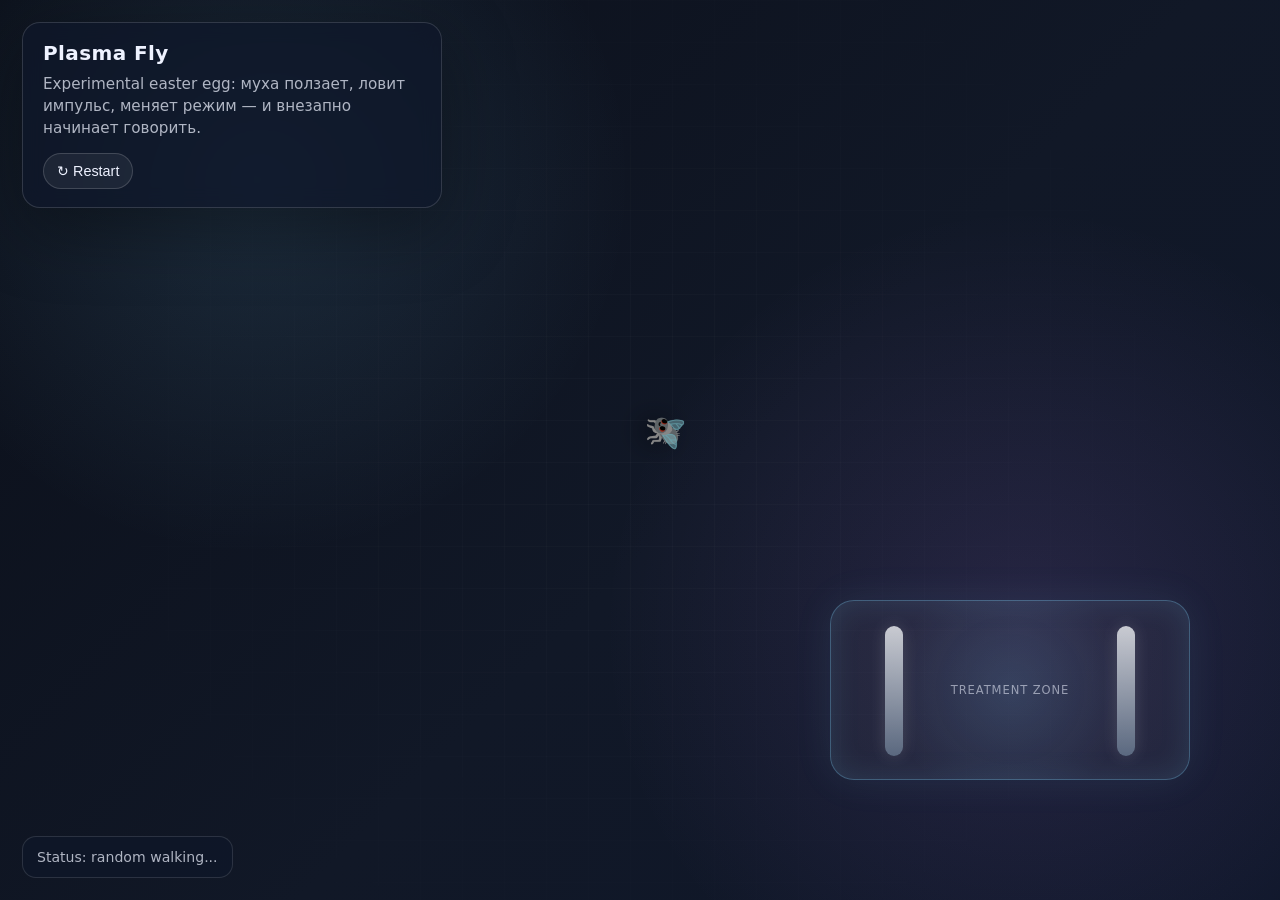
<file: plasma-fly-en.html>
<!DOCTYPE html>
<html lang="en">
<head>
  <meta charset="UTF-8" />
  <meta name="viewport" content="width=device-width, initial-scale=1.0" />
  <title>Plasma Fly — Experimental Easter Egg</title>
  <style>
    :root {
      --bg: #0e1117;
      --text: #eef2ff;
      --muted: rgba(238,242,255,0.72);
      --accent: #7dd3fc;
      --pulse: #c084fc;
    }
    * { box-sizing: border-box; }
    body {
      margin: 0;
      min-height: 100vh;
      overflow: hidden;
      background:
        radial-gradient(circle at 20% 20%, rgba(125,211,252,.13), transparent 30%),
        radial-gradient(circle at 80% 70%, rgba(192,132,252,.13), transparent 35%),
        linear-gradient(135deg, #0b0f19, #111827 55%, #0f172a);
      color: var(--text);
      font-family: system-ui, -apple-system, BlinkMacSystemFont, "Segoe UI", sans-serif;
    }
    .stage { position: relative; width: 100vw; height: 100vh; overflow: hidden; }
    .grid {
      position: absolute; inset: 0;
      background-image:
        linear-gradient(rgba(255,255,255,.035) 1px, transparent 1px),
        linear-gradient(90deg, rgba(255,255,255,.035) 1px, transparent 1px);
      background-size: 42px 42px;
      mask-image: radial-gradient(circle at center, black, transparent 78%);
      opacity: .65;
    }
    .info {
      position: absolute; top: 22px; left: 22px;
      width: min(420px, calc(100vw - 44px));
      padding: 18px 20px;
      border: 1px solid rgba(255,255,255,.14);
      border-radius: 18px;
      background: rgba(15,23,42,.72);
      backdrop-filter: blur(10px);
      box-shadow: 0 20px 70px rgba(0,0,0,.35);
      z-index: 5;
    }
    .info h1 { margin: 0 0 8px; font-size: 1.25rem; letter-spacing: .02em; }
    .info p { margin: 0; color: var(--muted); line-height: 1.45; font-size: .95rem; }
    .control {
      margin-top: 14px; display: inline-flex; align-items: center; gap: 8px;
      border: 1px solid rgba(255,255,255,.16); border-radius: 999px;
      background: rgba(255,255,255,.06); color: var(--text);
      padding: 9px 13px; cursor: pointer; font-size: .9rem;
    }
    .control:hover { background: rgba(255,255,255,.11); }
    .treatment-zone {
      position: absolute; right: min(9vw, 90px); bottom: min(14vh, 120px);
      width: min(360px, 46vw); height: 180px;
      border: 1px solid rgba(125,211,252,.32); border-radius: 24px;
      background: radial-gradient(circle at 50% 50%, rgba(125,211,252,.13), transparent 60%), rgba(255,255,255,.04);
      box-shadow: inset 0 0 30px rgba(125,211,252,.12), 0 0 40px rgba(125,211,252,.08);
      display: grid; place-items: center;
      color: rgba(238,242,255,.55); letter-spacing: .08em; text-transform: uppercase; font-size: .72rem;
      z-index: 1;
    }
    .electrode {
      position: absolute; width: 18px; height: 130px; top: 25px; border-radius: 999px;
      background: linear-gradient(#e5e7eb, #64748b); opacity: .85;
      box-shadow: 0 0 16px rgba(255,255,255,.18);
    }
    .electrode.left { left: 54px; }
    .electrode.right { right: 54px; }
    .fly {
      position: absolute; top: 50%; left: 50%;
      transform: translate(-50%, -50%) rotate(0deg);
      font-size: 34px; width: 54px; height: 54px;
      display: grid; place-items: center; z-index: 6;
      transition: left 1.4s cubic-bezier(.2,.8,.2,1), top 1.4s cubic-bezier(.2,.8,.2,1), transform 1.4s ease, filter .4s ease;
      filter: drop-shadow(0 10px 13px rgba(0,0,0,.45));
      user-select: none;
    }
    .fly::before { content: "🪰"; display: block; transform-origin: center; animation: flyLegs .32s infinite alternate ease-in-out; }
    @keyframes flyLegs { from { transform: translateY(0) rotate(-2deg); } to { transform: translateY(-1px) rotate(3deg); } }
    .fly.changed {
      filter: hue-rotate(145deg) saturate(2.2) drop-shadow(0 0 14px rgba(125,211,252,.75)) drop-shadow(0 10px 13px rgba(0,0,0,.45));
    }
    .fly.weird {
      transition: left 650ms cubic-bezier(.7,-.4,.3,1.5), top 650ms cubic-bezier(.7,-.4,.3,1.5), transform 650ms ease, filter .3s ease;
      filter: hue-rotate(250deg) saturate(3) contrast(1.15) drop-shadow(0 0 18px rgba(251,113,133,.95)) drop-shadow(0 10px 13px rgba(0,0,0,.45));
    }
    .plasma-flash {
      position: absolute; width: 170px; height: 170px; border-radius: 50%;
      transform: translate(-50%, -50%) scale(.4);
      background: radial-gradient(circle, rgba(255,255,255,1) 0 4%, rgba(125,211,252,.98) 9%, rgba(192,132,252,.78) 20%, rgba(59,130,246,.18) 43%, transparent 68%);
      opacity: 0; pointer-events: none; z-index: 3;
    }
    .plasma-flash.active { animation: plasmaPop 720ms ease-out forwards; }
    @keyframes plasmaPop {
      0% { opacity: 0; transform: translate(-50%, -50%) scale(.18) rotate(0deg); filter: blur(0); }
      18% { opacity: 1; transform: translate(-50%, -50%) scale(1.15) rotate(20deg); filter: blur(.2px); }
      100% { opacity: 0; transform: translate(-50%, -50%) scale(2.3) rotate(90deg); filter: blur(4px); }
    }
    .spark {
      position: absolute; width: 7px; height: 7px; border-radius: 50%; background: white;
      box-shadow: 0 0 14px var(--accent), 0 0 25px var(--pulse);
      opacity: 0; z-index: 4; pointer-events: none;
    }
    .spark.active { animation: sparkMove 550ms ease-out forwards; }
    @keyframes sparkMove {
      0% { opacity: 1; transform: translate(0,0) scale(1); }
      100% { opacity: 0; transform: translate(var(--dx), var(--dy)) scale(.2); }
    }
    .pulse-line {
      position: absolute; left: 0; right: 0; height: 2px; top: 50%;
      background: linear-gradient(90deg, transparent, rgba(125,211,252,.8), rgba(192,132,252,.9), transparent);
      opacity: 0; z-index: 2; transform: scaleX(0); transform-origin: left center;
    }
    .pulse-line.active { animation: pulseLine 900ms ease-out forwards; }
    @keyframes pulseLine {
      0% { opacity: 0; transform: scaleX(0); }
      25% { opacity: 1; transform: scaleX(.45); }
      100% { opacity: 0; transform: scaleX(1); }
    }
    .speech {
      position: absolute; max-width: min(360px, calc(100vw - 44px));
      padding: 16px 18px; border-radius: 18px 18px 18px 4px;
      background: rgba(255,255,255,.94); color: #111827; font-weight: 650; line-height: 1.35;
      box-shadow: 0 18px 50px rgba(0,0,0,.35);
      opacity: 0; transform: translateY(12px) scale(.96);
      transition: opacity 450ms ease, transform 450ms ease;
      z-index: 7; pointer-events: none;
    }
    .speech.show { opacity: 1; transform: translateY(0) scale(1); }
    .speech small { display: block; margin-top: 8px; font-weight: 500; color: #475569; }
    .status {
      position: absolute; left: 22px; bottom: 22px; z-index: 5;
      padding: 12px 14px; border-radius: 14px;
      background: rgba(15,23,42,.66); border: 1px solid rgba(255,255,255,.12);
      color: var(--muted); font-size: .88rem;
    }
    @media (max-width: 720px) {
      .info { top: 14px; left: 14px; width: calc(100vw - 28px); }
      .treatment-zone { width: 78vw; right: 11vw; bottom: 80px; height: 150px; }
      .status { left: 14px; bottom: 14px; right: 14px; }
    }
  </style>
</head>
<body>
  <main class="stage" id="stage">
    <div class="grid"></div>
    <section class="info">
      <h1>Plasma Fly</h1>
      <p>Experimental easter egg: муха ползает, ловит импульс, меняет режим — и внезапно начинает говорить.</p>
      <button class="control" id="restartBtn" type="button">↻ Restart</button>
    </section>
    <div class="treatment-zone">
      <div class="electrode left"></div>
      <div class="electrode right"></div>
      Treatment zone
    </div>
    <div class="pulse-line" id="pulseLine"></div>
    <div class="plasma-flash" id="plasmaFlash"></div>
    <div class="fly" id="fly" aria-label="fly"></div>
    <div class="speech" id="speech">
      Sunshine, I know you are an experimentalist…<br />maybe that is enough for today?
      <small>— treated fly</small>
    </div>
    <div class="status" id="status">Status: random walking...</div>
  </main>
  <script>
    const stage = document.getElementById("stage");
    const fly = document.getElementById("fly");
    const flash = document.getElementById("plasmaFlash");
    const speech = document.getElementById("speech");
    const statusBox = document.getElementById("status");
    const restartBtn = document.getElementById("restartBtn");
    const pulseLine = document.getElementById("pulseLine");
    let walkTimer = null;
    let sequenceTimers = [];
    let currentX = window.innerWidth * 0.52;
    let currentY = window.innerHeight * 0.48;
    let weirdMode = false;
    function clamp(v, min, max) { return Math.max(min, Math.min(max, v)); }
    function setFlyPosition(x, y) {
      const maxX = window.innerWidth - 70;
      const maxY = window.innerHeight - 70;
      const nextX = clamp(x, 40, maxX);
      const nextY = clamp(y, 90, maxY);
      const dx = nextX - currentX;
      const dy = nextY - currentY;
      const angle = Math.atan2(dy, dx) * 180 / Math.PI + 90;
      currentX = nextX; currentY = nextY;
      fly.style.left = currentX + "px";
      fly.style.top = currentY + "px";
      const wobble = weirdMode ? Math.sin(Date.now() / 160) * 55 : 0;
      fly.style.transform = `translate(-50%, -50%) rotate(${angle + wobble}deg)`;
      positionSpeech();
    }
    function randomWalk() {
      const step = weirdMode ? 170 : 120;
      const jitter = weirdMode ? 120 : 70;
      const x = currentX + (Math.random() - 0.5) * step + (weirdMode ? Math.sin(Date.now() / 300) * jitter : 0);
      const y = currentY + (Math.random() - 0.5) * step + (weirdMode ? Math.cos(Date.now() / 260) * jitter : 0);
      setFlyPosition(x, y);
    }
    function startWalk(interval) {
      clearInterval(walkTimer);
      walkTimer = setInterval(randomWalk, interval);
    }
    function clearSequence() {
      sequenceTimers.forEach(t => clearTimeout(t));
      sequenceTimers = [];
    }
    function addTimer(fn, delay) {
      const timer = setTimeout(fn, delay);
      sequenceTimers.push(timer);
    }
    function makeSparks(x, y) {
      for (let i = 0; i < 16; i++) {
        const spark = document.createElement("span");
        spark.className = "spark active";
        spark.style.left = x + "px";
        spark.style.top = y + "px";
        const angle = Math.random() * Math.PI * 2;
        const dist = 50 + Math.random() * 110;
        spark.style.setProperty("--dx", Math.cos(angle) * dist + "px");
        spark.style.setProperty("--dy", Math.sin(angle) * dist + "px");
        stage.appendChild(spark);
        setTimeout(() => spark.remove(), 700);
      }
    }
    function plasmaAtFly(label) {
      const x = currentX + (Math.random() - 0.5) * 40;
      const y = currentY + (Math.random() - 0.5) * 40;
      flash.style.left = x + "px";
      flash.style.top = y + "px";
      flash.classList.remove("active");
      void flash.offsetWidth;
      flash.classList.add("active");
      pulseLine.style.top = y + "px";
      pulseLine.classList.remove("active");
      void pulseLine.offsetWidth;
      pulseLine.classList.add("active");
      makeSparks(x, y);
      statusBox.textContent = "Status: " + label;
    }
    function positionSpeech() {
      const speechWidth = Math.min(360, window.innerWidth - 44);
      let x = currentX + 36;
      let y = currentY - 84;
      if (x + speechWidth > window.innerWidth - 18) x = currentX - speechWidth - 30;
      if (x < 18) x = 18;
      if (y < 18) y = currentY + 40;
      speech.style.left = x + "px";
      speech.style.top = y + "px";
    }
    function resetScene() {
      clearSequence();
      clearInterval(walkTimer);
      weirdMode = false;
      fly.classList.remove("changed", "weird");
      speech.classList.remove("show");
      statusBox.textContent = "Status: random walking...";
      currentX = window.innerWidth * 0.52;
      currentY = window.innerHeight * 0.48;
      setFlyPosition(currentX, currentY);
      startWalk(1450);
      addTimer(() => {
        plasmaAtFly("first plasma exposure");
        fly.classList.add("changed");
        statusBox.textContent = "Status: fly changed color...";
      }, 4200);
      addTimer(() => {
        plasmaAtFly("second impulse");
        weirdMode = true;
        fly.classList.add("weird");
        startWalk(720);
        statusBox.textContent = "Status: walking pattern altered...";
      }, 7700);
      addTimer(() => {
        plasmaAtFly("unexpected bio-response");
        statusBox.textContent = "Status: communication detected...";
      }, 10800);
      addTimer(() => {
        positionSpeech();
        speech.classList.add("show");
        statusBox.textContent = "Status: the fly has spoken.";
      }, 11600);
    }
    restartBtn.addEventListener("click", resetScene);
    window.addEventListener("resize", () => { setFlyPosition(currentX, currentY); positionSpeech(); });
    resetScene();
  </script>
</body>
</html>
</file>
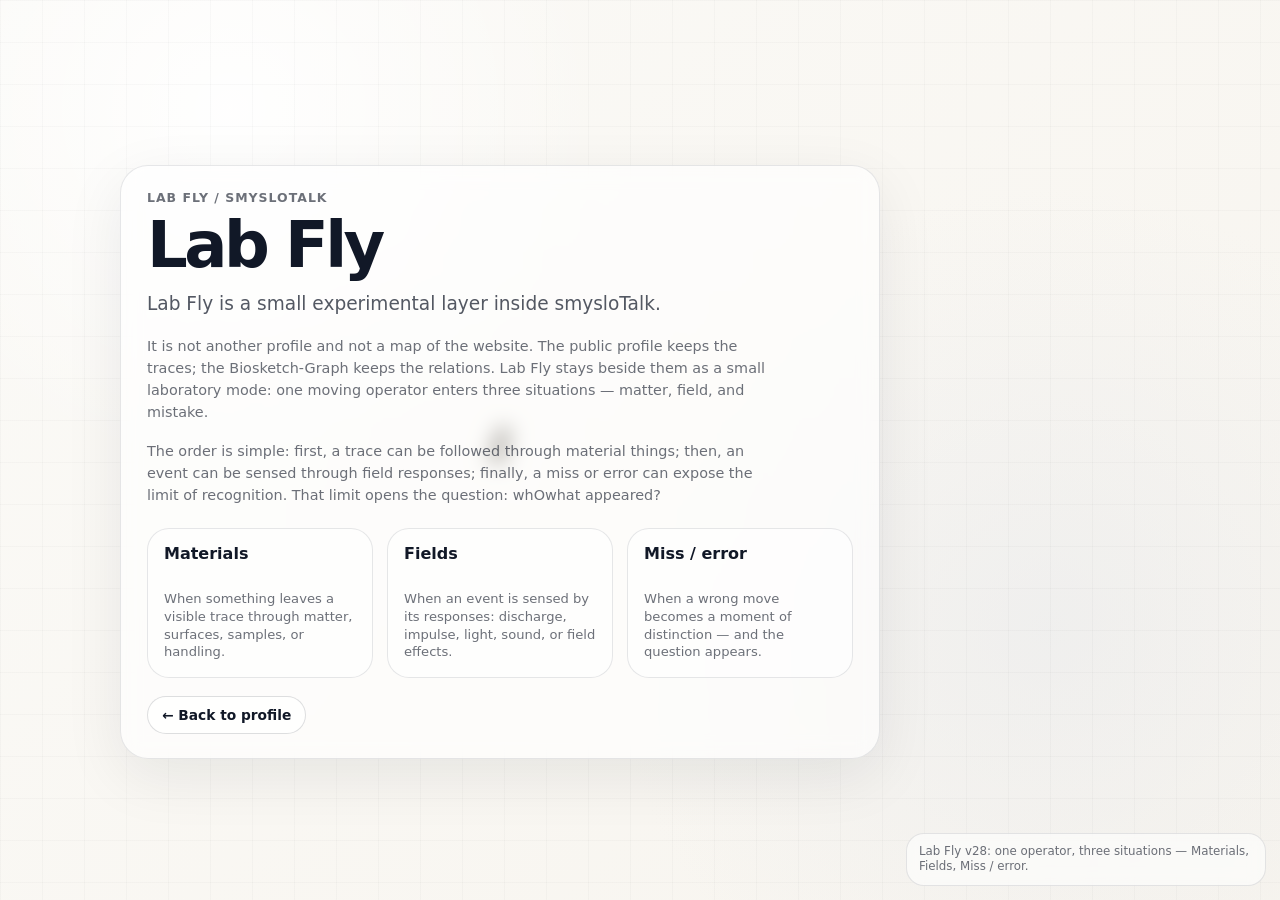
<file: smyslotalk-fly.html>
<!DOCTYPE html>
<html lang="en">
<head>
  <meta charset="UTF-8" />
  <meta name="viewport" content="width=device-width, initial-scale=1.0" />
  <title>smysloTalk / Lab Fly</title>
  <meta http-equiv="refresh" content="0; url=lab-fly.html" />
  <style>
    body { margin: 0; min-height: 100vh; display: grid; place-items: center; font-family: system-ui, -apple-system, BlinkMacSystemFont, "Segoe UI", sans-serif; background: #f6f4ef; color: #1f2933; }
    main { width: min(560px, calc(100vw - 40px)); padding: 28px; border: 1px solid #e0ddd6; border-radius: 22px; background: #fff; box-shadow: 0 8px 24px rgba(0,0,0,0.04); }
    h1 { margin: 0 0 10px; font-size: 1.4rem; }
    p { margin: 0 0 18px; color: #6b7280; line-height: 1.5; }
    a { color: #1f2933; font-weight: 700; }
  </style>
</head>
<body>
  <main>
    <h1>smysloTalk / Lab Fly</h1>
    <p>The Lab Fly layer has moved to the simple three-branch version.</p>
    <a href="lab-fly.html">Open Lab Fly →</a>
  </main>
</body>
</html>
</file>
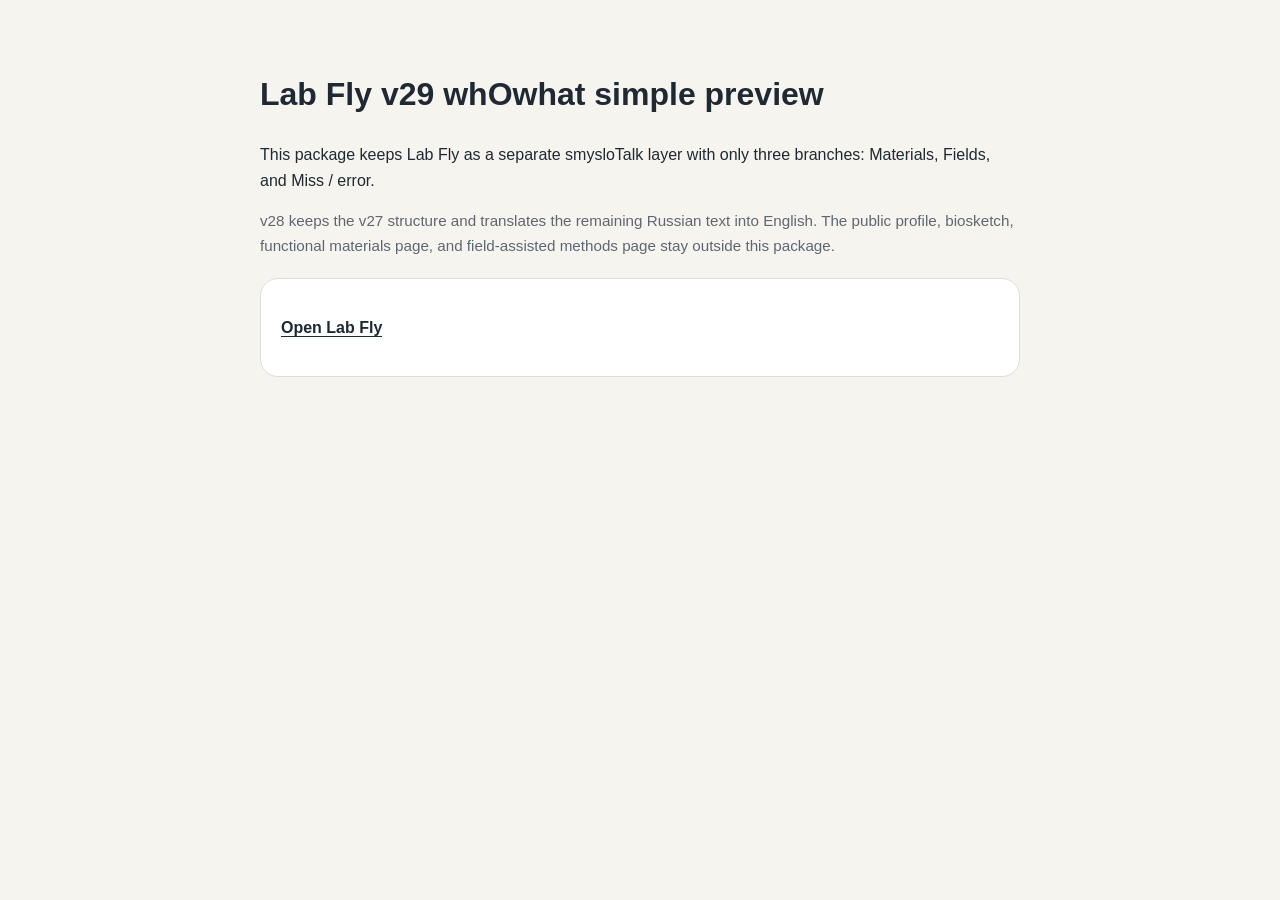
<file: START_LABFLY_SIMPLE_PREVIEW.html>
<!DOCTYPE html>
<html lang="en">
<head>
<meta charset="UTF-8" />
<meta name="viewport" content="width=device-width, initial-scale=1.0" />
<title>Lab Fly v29 whOwhat simple preview</title>
<style>
body{margin:0;font-family:Arial,Helvetica,sans-serif;background:#f6f4ef;color:#1f2933;line-height:1.6;}
main{max-width:760px;margin:0 auto;padding:48px 24px;}
.card{background:#fff;border:1px solid #e0ddd6;border-radius:18px;padding:20px;margin-top:20px;}
a{color:#1f2933;font-weight:700;text-decoration:none;border-bottom:1px solid #1f2933;}
.small{color:#5f6673;font-size:.95rem;}
</style>
</head>
<body>
<main>
<h1>Lab Fly v29 whOwhat simple preview</h1>
<p>This package keeps Lab Fly as a separate smysloTalk layer with only three branches: Materials, Fields, and Miss / error.</p>
<p class="small">v28 keeps the v27 structure and translates the remaining Russian text into English. The public profile, biosketch, functional materials page, and field-assisted methods page stay outside this package.</p>
<div class="card">
<p><a href="lab-fly.html">Open Lab Fly</a></p>
</div>
</main>
</body>
</html>
</file>
<file: assets/lab-fly/lab-fly.css>
:root{
  --paper:#f7f4ee;
  --ink:#111827;
  --muted:rgba(17,24,39,.62);
  --line:rgba(17,24,39,.10);
  --panel:rgba(255,255,255,.64);
  --accent:rgba(17,24,39,.78);
}
*{box-sizing:border-box}
html,body{margin:0;min-height:100%;background:var(--paper);color:var(--ink);font-family:system-ui,-apple-system,BlinkMacSystemFont,"Segoe UI",sans-serif;}
body{
  min-height:100vh;
  overflow:hidden;
  background:
    radial-gradient(circle at 18% 12%, rgba(255,255,255,.92), transparent 28%),
    radial-gradient(circle at 82% 70%, rgba(229,231,235,.45), transparent 36%),
    linear-gradient(135deg,#fbfaf7,var(--paper));
}
.surface{
  position:fixed; inset:0; overflow:hidden;
  pointer-events:none;
  background:
    linear-gradient(rgba(17,24,39,.025) 1px, transparent 1px),
    linear-gradient(90deg, rgba(17,24,39,.025) 1px, transparent 1px);
  background-size:42px 42px;
}
.page{
  position:relative; z-index:5;
  width:min(1040px, calc(100vw - 32px));
  margin:0 auto;
  min-height:100vh;
  display:flex;
  flex-direction:column;
  justify-content:center;
  padding:78px 0 54px;
}
.panel{
  max-width:760px;
  padding:24px 26px;
  border:1px solid var(--line);
  border-radius:28px;
  background:var(--panel);
  backdrop-filter:blur(10px);
  box-shadow:0 18px 60px rgba(17,24,39,.08);
}
.kicker{font-size:.78rem;letter-spacing:.08em;text-transform:uppercase;color:var(--muted);font-weight:800;margin-bottom:10px}
h1{font-size:clamp(2.1rem,5vw,4.4rem);line-height:.96;margin:0 0 14px;font-weight:850;letter-spacing:-.055em}
h2{font-size:clamp(1.55rem,3vw,2.5rem);line-height:1.02;margin:0 0 12px;font-weight:820;letter-spacing:-.04em}
p{font-size:clamp(1rem,1.45vw,1.18rem);line-height:1.54;color:rgba(17,24,39,.72);margin:0 0 16px}
.small{font-size:.9rem;color:var(--muted);max-width:620px}
.actions{display:flex;gap:10px;flex-wrap:wrap;margin-top:18px}
a.button, button.button{
  display:inline-flex;align-items:center;justify-content:center;gap:8px;
  border:1px solid rgba(17,24,39,.14);
  background:rgba(255,255,255,.72);
  color:var(--ink);
  text-decoration:none;
  border-radius:999px;
  padding:10px 14px;
  font-size:.86rem;
  font-weight:760;
  cursor:pointer;
}
a.button.primary, button.button.primary{background:rgba(17,24,39,.88);color:white;border-color:rgba(17,24,39,.92)}
a.button:hover, button.button:hover{transform:translateY(-1px)}
.grid{
  display:grid;
  grid-template-columns:repeat(4,minmax(0,1fr));
  gap:14px;
  margin-top:22px;
}
.card{
  min-height:150px;
  padding:16px;
  border:1px solid var(--line);
  border-radius:22px;
  background:rgba(255,255,255,.52);
  text-decoration:none;
  color:var(--ink);
  display:flex;
  flex-direction:column;
  justify-content:space-between;
}
.card strong{display:block;font-size:1rem;line-height:1.15;margin-bottom:8px}
.card span{font-size:.82rem;line-height:1.35;color:var(--muted)}
.card:hover{background:rgba(255,255,255,.78);transform:translateY(-1px)}
.lab-nav{
  position:fixed; z-index:40; left:14px; top:14px;
  display:flex;gap:8px;flex-wrap:wrap;
  max-width:calc(100vw - 28px);
  padding:8px;
  border:1px solid var(--line);
  border-radius:999px;
  background:rgba(255,255,255,.67);
  backdrop-filter:blur(8px);
  box-shadow:0 12px 34px rgba(17,24,39,.06);
}
.lab-nav a{font-size:.74rem;text-decoration:none;color:var(--ink);font-weight:790;border-radius:999px;padding:7px 10px;background:rgba(255,255,255,.58);border:1px solid rgba(17,24,39,.10)}
.lab-nav a.exit{background:rgba(17,24,39,.86);color:white}
.fly-note{
  position:fixed; right:14px; bottom:14px; z-index:20;
  max-width:min(360px, calc(100vw - 28px));
  padding:10px 12px;
  border:1px solid var(--line);
  border-radius:18px;
  background:rgba(255,255,255,.58);
  color:var(--muted);
  font-size:.74rem;
  line-height:1.32;
  backdrop-filter:blur(8px);
}
.fly-wrap{
  position:absolute; left:50vw; top:54vh;
  width:clamp(72px, 11vw, 118px);
  aspect-ratio:219/282;
  height:auto;
  transform:translate(-50%,-50%) rotate(0deg);
  transform-origin:50% 50%;
  will-change:left,top,transform;
  transition:left .95s cubic-bezier(.22,.8,.2,1), top .95s cubic-bezier(.22,.8,.2,1), transform .95s cubic-bezier(.22,.8,.2,1);
  pointer-events:none;
  z-index:30;
}
.fly-img{
  position:absolute; inset:0; width:100%; height:100%; object-fit:contain;
  transform:translate(-50%,-50%); left:50%; top:50%;
  filter:drop-shadow(0 4px 5px rgba(0,0,0,.16));
  will-change:transform, opacity, filter;
}
.fly-wrap.resting .fly-img{animation:restMicro 2.35s ease-in-out infinite}
.fly-wrap.inspecting .fly-img{animation:inspectMicro .52s ease-in-out infinite alternate}
.fly-wrap.crawling .fly-img{animation:crawlMicro .34s ease-in-out infinite alternate}
.fly-wrap.groom-head .fly-img{animation:groomHeadMicro .26s ease-in-out infinite alternate}
.fly-wrap.groom-rear .fly-img{animation:groomRearMicro .29s ease-in-out infinite alternate}
.fly-wrap.takeoff .fly-img{animation:takeoffMicro .10s ease-in-out infinite alternate}
.fly-wrap.flying .fly-img{animation:flightMicro .075s ease-in-out infinite alternate}
.fly-wrap.landing .fly-img{animation:landingMicro .11s ease-in-out infinite alternate}
.fly-wrap.alert .fly-img{animation:alertMicro .26s ease-in-out infinite alternate}
@keyframes restMicro{0%,100%{transform:translate(-50%,-50%) scale(1) rotate(0deg)}38%{transform:translate(-50.1%,-50.45%) scale(1.002) rotate(.14deg)}74%{transform:translate(-49.95%,-49.82%) scale(1.0018) rotate(-.12deg)}}
@keyframes inspectMicro{from{transform:translate(-50%,-50%) scale(1.006) rotate(-.35deg)}to{transform:translate(-50%,-50.85%) scale(1.014) rotate(.45deg)}}
@keyframes crawlMicro{from{transform:translate(-50%,-50%) scale(1) rotate(-.45deg)}to{transform:translate(-50%,-50.95%) scale(1.006) rotate(.68deg)}}
@keyframes groomHeadMicro{from{transform:translate(-50.85%,-50.1%) scale(1.006) rotate(-1.35deg)}to{transform:translate(-49.1%,-50.52%) scale(1.012) rotate(1.35deg)}}
@keyframes groomRearMicro{from{transform:translate(-50.1%,-50%) scale(1.005) rotate(-.75deg)}to{transform:translate(-49.55%,-49.3%) scale(1.013) rotate(1.1deg)}}
@keyframes takeoffMicro{from{transform:translate(-50%,-50.7%) scale(1.005) rotate(-.9deg)}to{transform:translate(-50%,-47.6%) scale(1.065) rotate(1.2deg)}}
@keyframes flightMicro{from{transform:translate(-50%,-51.1%) scale(1.012) rotate(-1.45deg); opacity:.98}to{transform:translate(-50%,-48.95%) scale(1.026) rotate(1.45deg); opacity:.93}}
@keyframes landingMicro{from{transform:translate(-50%,-52.0%) scale(1.04) rotate(-.8deg)}to{transform:translate(-50%,-49.85%) scale(1.006) rotate(.55deg)}}
@keyframes alertMicro{from{transform:translate(-50%,-50%) scale(1.006) rotate(-.35deg)}to{transform:translate(-50%,-50.78%) scale(1.013) rotate(.35deg)}}
@keyframes fieldSweep{from{transform:translate3d(-2%,1%,0) rotate(-2deg)}to{transform:translate3d(2%,-1%,0) rotate(2deg)}}
.trace-dot{position:absolute;width:3px;height:3px;border-radius:50%;background:rgba(17,24,39,.15);opacity:0;transform:translate(-50%,-50%);transition:opacity 1.3s ease;z-index:1}.trace-dot.show{opacity:1}
.signal-trace{position:absolute;width:16px;height:16px;border-radius:50%;border:1px solid rgba(17,24,39,.18);background:rgba(255,255,255,.28);transform:translate(-50%,-50%);z-index:2;pointer-events:none;opacity:.78;animation:signalPulse 2.6s ease-in-out infinite}
.signal-trace::after{content:"";position:absolute;inset:4px;border-radius:50%;background:rgba(17,24,39,.18)}
.signal-trace.active{border-color:rgba(17,24,39,.34);box-shadow:0 0 0 8px rgba(17,24,39,.05);animation-duration:1.05s}
.signal-trace.collected{opacity:0;transform:translate(-50%,-50%) scale(1.9);transition:opacity .65s ease, transform .65s ease}
@keyframes signalPulse{0%,100%{transform:translate(-50%,-50%) scale(1);opacity:.64}50%{transform:translate(-50%,-50%) scale(1.16);opacity:.95}}

body[data-fly-mode="trace"] .surface,
body[data-fly-mode="field"] .surface,
body[data-fly-mode="error"] .surface{ z-index:24; }

body[data-fly-mode="trace"] .fly-wrap,
body[data-fly-mode="field"] .fly-wrap,
body[data-fly-mode="error"] .fly-wrap{ z-index:80; }

.material-stage{
  display:grid;
  grid-template-columns:minmax(0,1fr) minmax(220px,.56fr);
  gap:18px;
  align-items:stretch;
  margin-top:18px;
}
.material-card{
  position:relative;
  min-height:235px;
  padding:18px;
  border:1px solid rgba(17,24,39,.12);
  border-radius:24px;
  background:rgba(255,255,255,.58);
  overflow:hidden;
}
.material-card::before{
  content:"";
  position:absolute;
  inset:18px 22px auto auto;
  width:72px;
  height:72px;
  border-radius:50%;
  background:
    radial-gradient(circle at 42% 35%, rgba(180,124,51,.34), transparent 34%),
    radial-gradient(circle at 58% 62%, rgba(71,117,177,.18), transparent 38%),
    rgba(255,255,255,.42);
  border:1px solid rgba(17,24,39,.10);
  opacity:.82;
}
.material-card h3{margin:0 0 8px;font-size:1.25rem;letter-spacing:-.025em}
.material-card p{font-size:.92rem;margin:0 0 12px}
.material-state{
  position:absolute;
  left:16px;
  bottom:16px;
  display:inline-flex;
  align-items:center;
  gap:7px;
  padding:7px 10px;
  border-radius:999px;
  border:1px solid rgba(17,24,39,.12);
  background:rgba(255,255,255,.68);
  color:rgba(17,24,39,.62);
  font-size:.74rem;
  font-weight:800;
}
.material-card.gathered{
  background:rgba(255,255,255,.76);
  box-shadow:0 0 0 1px rgba(17,24,39,.06), 0 18px 55px rgba(17,24,39,.08);
}
.material-card.gathered .material-state{
  color:rgba(17,24,39,.86);
  background:rgba(247,244,238,.92);
}
.trace-counter{
  padding:16px;
  border:1px solid var(--line);
  border-radius:24px;
  background:rgba(255,255,255,.42);
}
.trace-counter strong{display:block;margin-bottom:8px}
.progress-track{
  height:8px;
  border-radius:999px;
  background:rgba(17,24,39,.08);
  overflow:hidden;
  margin:12px 0 10px;
}
.progress-fill{
  height:100%;
  width:0%;
  border-radius:999px;
  background:rgba(17,24,39,.72);
  transition:width .45s ease;
}
.trace-log{
  min-height:64px;
  font-size:.82rem;
  color:var(--muted);
  line-height:1.35;
}
.field-zone{
  position:absolute;
  z-index:3;
  width:clamp(190px,28vw,330px);
  height:clamp(150px,22vw,250px);
  border-radius:50%;
  border:1px dashed rgba(43,103,181,.24);
  background:
    radial-gradient(circle at 50% 50%, rgba(78,126,226,.12), transparent 58%),
    radial-gradient(circle at 40% 35%, rgba(62,208,149,.08), transparent 50%);
  opacity:.28;
  transform:translate(-50%,-50%);
  pointer-events:none;
  transition:opacity .8s ease, box-shadow .8s ease, transform .8s ease;
}
.field-zone.awake{
  opacity:.58;
  box-shadow:0 0 0 12px rgba(78,126,226,.035), 0 0 55px rgba(78,126,226,.12);
  transform:translate(-50%,-50%) scale(1.04);
}
body[data-field-awake="true"] .fly-img{
  filter:drop-shadow(0 5px 7px rgba(0,0,0,.18)) hue-rotate(105deg) saturate(1.35);
}
body[data-field-awake="true"] .surface::after{
  content:""; position:absolute; inset:-20%;
  background:
    radial-gradient(circle at 32% 42%, rgba(72,111,255,.13), transparent 28%),
    radial-gradient(circle at 68% 58%, rgba(49,196,141,.10), transparent 31%);
  animation:fieldSweep 8s ease-in-out infinite alternate;
}
.field-state{
  display:inline-flex;
  align-items:center;
  gap:7px;
  padding:7px 10px;
  border-radius:999px;
  border:1px solid rgba(17,24,39,.12);
  background:rgba(255,255,255,.68);
  color:rgba(17,24,39,.62);
  font-size:.74rem;
  font-weight:800;
}
body[data-field-awake="true"] .field-state{
  color:rgba(17,24,39,.86);
  background:rgba(247,244,238,.92);
}



.field-manifestations{
  display:grid;
  grid-template-columns:repeat(5,minmax(0,1fr));
  gap:10px;
  margin-top:18px;
}
.field-signature{
  position:relative;
  min-height:96px;
  padding:12px 10px;
  border:1px solid rgba(17,24,39,.10);
  border-radius:20px;
  background:rgba(255,255,255,.42);
  overflow:hidden;
}
.field-signature strong{
  display:block;
  font-size:.82rem;
  line-height:1.12;
  margin-bottom:5px;
}
.field-signature span{
  display:block;
  color:var(--muted);
  font-size:.72rem;
  line-height:1.25;
}
.field-signature::before{
  content:"";
  position:absolute;
  left:50%;
  top:50%;
  width:82px;
  height:82px;
  border-radius:50%;
  transform:translate(-50%,-50%) scale(.8);
  opacity:.15;
  border:1px solid rgba(43,103,181,.28);
}
.field-signature::after{
  content:"";
  position:absolute;
  left:50%;
  top:50%;
  width:7px;
  height:7px;
  border-radius:50%;
  transform:translate(-50%,-50%);
  background:rgba(17,24,39,.26);
  opacity:.32;
}
.field-signature.awake{
  background:rgba(255,255,255,.72);
  box-shadow:0 12px 34px rgba(17,24,39,.055);
}
.field-signature.awake::before{
  opacity:.55;
  animation:fieldRing 1.6s ease-out infinite;
}
.field-signature.awake::after{
  opacity:.88;
  animation:fieldCore .68s ease-in-out infinite alternate;
}
.field-signature.impulse.awake::before{border-color:rgba(17,24,39,.34)}
.field-signature.light.awake::before{border-color:rgba(220,170,45,.34)}
.field-signature.plasma.awake::before{border-color:rgba(100,82,230,.34)}
.field-signature.discharge.awake::before{border-color:rgba(50,130,210,.34)}
.field-signature.em.awake::before{border-color:rgba(36,160,112,.34)}

body[data-field-stage="1"] .fly-img{filter:drop-shadow(0 5px 7px rgba(0,0,0,.18)) saturate(1.08) brightness(1.02)}
body[data-field-stage="2"] .fly-img{filter:drop-shadow(0 5px 7px rgba(0,0,0,.18)) hue-rotate(24deg) saturate(1.18) brightness(1.05)}
body[data-field-stage="3"] .fly-img{filter:drop-shadow(0 5px 7px rgba(0,0,0,.18)) hue-rotate(72deg) saturate(1.28) brightness(1.08)}
body[data-field-stage="4"] .fly-img{filter:drop-shadow(0 5px 7px rgba(0,0,0,.18)) hue-rotate(112deg) saturate(1.38) brightness(1.12)}

body[data-field-dynamic="impulse"] .fly-wrap .fly-img{animation-duration:.18s !important}
body[data-field-dynamic="light"] .fly-wrap .fly-img{animation-duration:.13s !important}
body[data-field-dynamic="plasma"] .fly-wrap .fly-img{animation-duration:.095s !important}
body[data-field-dynamic="discharge"] .fly-wrap .fly-img{animation-duration:.075s !important}
body[data-field-dynamic="synergy"] .fly-wrap .fly-img{animation-duration:.11s !important}


.field-source{
  margin-top:14px;
  padding:14px 16px;
  border:1px solid rgba(17,24,39,.10);
  border-radius:20px;
  background:rgba(255,255,255,.44);
  color:rgba(17,24,39,.72);
  font-size:.88rem;
  line-height:1.4;
}
.field-source strong{display:block; margin-bottom:6px; font-size:.86rem}
.field-manifestations{
  display:grid;
  grid-template-columns:repeat(3,minmax(0,1fr));
  gap:10px;
  margin-top:18px;
}
.field-signature{
  opacity:0;
  transform:translateY(8px) scale(.98);
  pointer-events:none;
  transition:opacity .38s ease, transform .38s ease, box-shadow .35s ease, background .35s ease;
}
.field-signature.visible{
  opacity:1;
  transform:translateY(0) scale(1);
  pointer-events:auto;
}
.event-flash{
  position:fixed;
  inset:0;
  z-index:65;
  pointer-events:none;
  opacity:0;
  transition:opacity .14s ease;
}
.event-flash.active{ opacity:1; }
.flash-glow{
  position:absolute;
  inset:0;
  background:
    radial-gradient(circle at 64% 15%, rgba(255,255,255,.98), transparent 12%),
    radial-gradient(circle at 61% 22%, rgba(187,220,255,.56), transparent 20%),
    linear-gradient(180deg, rgba(255,255,255,.10), rgba(255,255,255,0));
  opacity:0;
}
.event-flash.active .flash-glow{
  opacity:1;
  animation:flashBloom .28s ease-out 1;
}
.flash-bolt{
  position:absolute;
  top:6%;
  left:62%;
  transform-origin:50% 0%;
  opacity:0;
  filter:drop-shadow(0 0 8px rgba(255,255,255,.95)) drop-shadow(0 0 18px rgba(142,199,255,.85));
}
.flash-bolt::before{
  content:"";
  position:absolute;
  inset:0;
  background:linear-gradient(180deg, rgba(255,255,255,.98), rgba(201,232,255,.97) 48%, rgba(255,255,255,.92));
  clip-path:polygon(48% 0, 68% 0, 56% 20%, 74% 20%, 43% 54%, 56% 54%, 29% 100%, 38% 68%, 23% 68%);
  border-radius:2px;
}
.flash-bolt::after{
  content:"";
  position:absolute;
  inset:0;
  background:linear-gradient(180deg, rgba(255,255,255,1), rgba(255,255,255,.0));
  clip-path:polygon(48% 0, 68% 0, 56% 20%, 74% 20%, 43% 54%, 56% 54%, 29% 100%, 38% 68%, 23% 68%);
  filter:blur(4px);
  opacity:.82;
}
.bolt-main{ width:44px; height:270px; }
.bolt-branch-1{ width:22px; height:112px; top:16%; left:58%; transform:rotate(-18deg); }
.bolt-branch-2{ width:18px; height:92px; top:24%; left:67%; transform:rotate(24deg); }
.bolt-branch-3{ width:15px; height:76px; top:36%; left:57%; transform:rotate(-32deg); }
.event-flash.active .flash-bolt{
  opacity:1;
  animation:boltStrike .24s ease-out 1;
}
.event-flash.active .bolt-branch-1{ animation-delay:.02s; }
.event-flash.active .bolt-branch-2{ animation-delay:.04s; }
.event-flash.active .bolt-branch-3{ animation-delay:.06s; }
@keyframes flashBloom{
  0%{opacity:0; transform:scale(.96)}
  20%{opacity:1; transform:scale(1.01)}
  100%{opacity:0; transform:scale(1.02)}
}
@keyframes boltStrike{
  0%{opacity:0; transform:translateY(-10px) scaleY(.86)}
  20%{opacity:1; transform:translateY(0) scaleY(1)}
  55%{opacity:1}
  100%{opacity:0; transform:translateY(1px) scaleY(1.02)}
}
@media(max-width:760px){
  .field-manifestations{grid-template-columns:1fr}
  .bolt-main{ width:34px; height:220px; left:58%; }
  .bolt-branch-1{ left:53%; }
  .bolt-branch-2{ left:64%; }
  .bolt-branch-3{ left:54%; }
}

.field-signature.triggered{
  background:rgba(255,255,255,.82);
  box-shadow:0 14px 38px rgba(17,24,39,.07);
}
.field-signature.triggered::before{
  opacity:.68;
  animation:fieldRing .95s ease-out 2;
}
.field-signature.triggered::after{
  opacity:1;
  animation:fieldCore .36s ease-in-out 4 alternate;
}
.synergy-strip{
  margin-top:14px;
  padding:12px 14px;
  border:1px solid rgba(17,24,39,.10);
  border-radius:20px;
  background:rgba(255,255,255,.44);
  color:var(--muted);
  font-size:.84rem;
  line-height:1.42;
}
body[data-field-stage="5"] .synergy-strip{
  color:rgba(17,24,39,.82);
  background:rgba(255,255,255,.78);
}

.material-echoes{
  margin-top:16px;
  padding:12px 14px;
  border:1px solid rgba(17,24,39,.10);
  border-radius:20px;
  background:rgba(255,255,255,.44);
}
.material-echoes strong{
  display:block;
  font-size:.82rem;
  margin-bottom:8px;
}
.echo-row{display:flex; gap:10px; flex-wrap:wrap; align-items:center; min-height:26px;}
.echo-dot{
  width:12px; height:12px; border-radius:50%;
  border:1px solid rgba(17,24,39,.12);
  background:rgba(17,24,39,.06);
  opacity:.32; transform:scale(.9);
  transition:opacity .35s ease, transform .35s ease, background .35s ease;
}
.echo-dot.on{ opacity:.92; transform:scale(1.05); }
.echo-dot.c1.on{ background:rgba(17,24,39,.62);} 
.echo-dot.c2.on{ background:rgba(214,171,52,.72);} 
.echo-dot.c3.on{ background:rgba(109,88,228,.72);} 
.echo-dot.c4.on{ background:rgba(56,136,214,.72);} 
.field-timeline{
  margin-top:14px;
  padding:12px 14px;
  border:1px solid rgba(17,24,39,.10);
  border-radius:20px;
  background:rgba(255,255,255,.44);
  color:var(--muted);
  font-size:.84rem; line-height:1.4;
}

.carrier-response{
  margin-top:14px;
  padding:12px 14px;
  border:1px solid rgba(17,24,39,.10);
  border-radius:20px;
  background:rgba(255,255,255,.44);
  color:var(--muted);
  font-size:.86rem;
  line-height:1.42;
}
body[data-field-awake="true"] .carrier-response{
  color:rgba(17,24,39,.78);
  background:rgba(255,255,255,.72);
}
@keyframes fieldRing{
  0%{transform:translate(-50%,-50%) scale(.62); opacity:.18}
  72%{transform:translate(-50%,-50%) scale(1.16); opacity:.48}
  100%{transform:translate(-50%,-50%) scale(1.32); opacity:0}
}
@keyframes fieldCore{
  from{transform:translate(-50%,-50%) scale(.8); opacity:.42}
  to{transform:translate(-50%,-50%) scale(1.55); opacity:.9}
}

.error-stage{
  display:grid;
  grid-template-columns:minmax(0,1fr) minmax(240px,.56fr);
  gap:18px;
  align-items:start;
  margin-top:18px;
}

.miss-question{
  margin-top:16px;
  padding:14px 16px;
  border:1px solid rgba(17,24,39,.10);
  border-radius:22px;
  background:rgba(255,255,255,.54);
  color:rgba(17,24,39,.80);
  font-size:clamp(1.15rem,2.2vw,1.65rem);
  line-height:1.15;
  font-weight:800;
  letter-spacing:-.03em;
  opacity:0;
  transform:translateY(8px);
  pointer-events:none;
  transition:opacity .45s ease, transform .45s ease;
}
.miss-question.visible{
  opacity:1;
  transform:translateY(0);
  pointer-events:auto;
}
.poem-after-note{
  margin-top:12px;
  font-size:.72rem;
  font-weight:800;
  letter-spacing:.06em;
  text-transform:uppercase;
  color:rgba(17,24,39,.52);
}
body[data-error-awake="true"] .fly-img{
  filter:drop-shadow(0 5px 7px rgba(0,0,0,.18));
}

.poem-panel{
  margin-top:18px;
  padding:18px 18px 16px;
  border:1px solid rgba(17,24,39,.12);
  border-radius:24px;
  background:rgba(255,255,255,.54);
  opacity:0;
  transform:translateY(8px);
  pointer-events:none;
  transition:opacity .45s ease, transform .45s ease;
}
.poem-panel.visible{
  opacity:1;
  transform:translateY(0);
  pointer-events:auto;
}
.poem-panel .poem-kicker{
  font-size:.74rem;
  font-weight:800;
  letter-spacing:.06em;
  text-transform:uppercase;
  color:rgba(17,24,39,.58);
  margin-bottom:10px;
}
.poem-panel p{
  margin:0;
  font-size:.95rem;
  line-height:1.55;
  color:rgba(17,24,39,.82);
  white-space:pre-line;
}
.miss-state{
  display:inline-flex;
  align-items:center;
  gap:7px;
  padding:7px 10px;
  border-radius:999px;
  border:1px solid rgba(17,24,39,.12);
  background:rgba(255,255,255,.68);
  color:rgba(17,24,39,.62);
  font-size:.74rem;
  font-weight:800;
}
body[data-error-awake="true"] .miss-state{
  color:rgba(17,24,39,.86);
  background:rgba(247,244,238,.92);
}

@media(max-width:760px){
  body{overflow:auto}
  .page{justify-content:flex-start;padding-top:90px}
  .grid{grid-template-columns:1fr}
  .material-stage{grid-template-columns:1fr}
  .error-stage{grid-template-columns:1fr}
  .field-manifestations{grid-template-columns:1fr}
  .panel{padding:20px}
  .fly-note{display:none}
  .lab-nav{border-radius:22px}
}


.fly-bubble{
  position:fixed;
  z-index:90;
  max-width:min(320px, calc(100vw - 36px));
  padding:12px 14px;
  border:1px solid rgba(17,24,39,.13);
  border-radius:18px;
  background:rgba(255,255,255,.92);
  box-shadow:0 18px 38px rgba(17,24,39,.10);
  color:rgba(17,24,39,.88);
  font-size:.92rem;
  line-height:1.35;
  opacity:0;
  transform:translateY(8px) scale(.98);
  pointer-events:none;
  transition:opacity .32s ease, transform .32s ease, left .28s ease, top .28s ease;
}
.fly-bubble.visible{ opacity:1; transform:translateY(0) scale(1); }
.fly-bubble::after{
  content:""; position:absolute; left:26px; bottom:-10px; width:18px; height:18px;
  background:rgba(255,255,255,.92); border-right:1px solid rgba(17,24,39,.13);
  border-bottom:1px solid rgba(17,24,39,.13); transform:rotate(45deg);
}
.error-stage .material-card.poem-mode{
  background:rgba(255,255,255,.78);
  box-shadow:0 0 0 1px rgba(17,24,39,.05), 0 18px 48px rgba(17,24,39,.08);
}
.error-stage .material-card.poem-mode .material-card-body{ color:rgba(17,24,39,.84); }
.card-note{ margin-top:12px; font-size:.72rem; color:rgba(17,24,39,.48); letter-spacing:.04em; text-transform:uppercase; }
.miss-question, .poem-panel{ display:none !important; }
@media(max-width:760px){ .fly-bubble{max-width:min(270px, calc(100vw - 30px)); font-size:.86rem} }


/* v29-material-manifestation: Lab Fly material trace assembly */
.material-manifestation-panel{ max-width:820px; }
.manifestation-assembly{
  margin-top:18px;
  padding:14px 16px;
  border:1px solid rgba(17,24,39,.10);
  border-radius:22px;
  background:rgba(255,255,255,.44);
  opacity:.72;
  transition:opacity .45s ease, background .45s ease, box-shadow .45s ease;
}
body[data-material-manifestation="true"] .manifestation-assembly{
  opacity:1;
  background:rgba(255,255,255,.68);
  box-shadow:0 16px 42px rgba(17,24,39,.06);
}
.assembly-kicker{
  font-size:.72rem;
  font-weight:820;
  letter-spacing:.08em;
  text-transform:uppercase;
  color:rgba(17,24,39,.52);
  margin-bottom:10px;
}
.assembly-row{display:flex;gap:9px;flex-wrap:wrap;align-items:center;}
.assembly-chip{
  display:inline-flex;
  align-items:center;
  min-height:30px;
  padding:7px 10px;
  border-radius:999px;
  border:1px solid rgba(17,24,39,.10);
  background:rgba(255,255,255,.52);
  color:rgba(17,24,39,.48);
  font-size:.78rem;
  font-weight:780;
  transition:color .35s ease, background .35s ease, border-color .35s ease, transform .35s ease;
}
.assembly-chip.on{
  color:rgba(17,24,39,.86);
  background:rgba(247,244,238,.92);
  border-color:rgba(17,24,39,.18);
  transform:translateY(-1px);
}
.manifestation-question{
  margin-top:14px;
  font-size:clamp(1.16rem,2.2vw,1.7rem);
  line-height:1.12;
  font-weight:840;
  letter-spacing:-.04em;
  color:rgba(17,24,39,.88);
  opacity:0;
  transform:translateY(8px);
  transition:opacity .45s ease, transform .45s ease;
}
body[data-material-manifestation="true"] .manifestation-question{opacity:1;transform:translateY(0);}
.manifestation-note{margin:10px 0 0;opacity:.74;}
body[data-material-manifestation="true"] .material-card.gathered::before{
  box-shadow:0 0 0 12px rgba(17,24,39,.035), 0 0 36px rgba(214,171,52,.22);
}

/* v29-material-setup-assembly: electrolyte/electrodes/coating test trace */
.virtual-cell{
  position:relative;
  width:min(250px,100%);
  min-height:112px;
  margin:12px 0 18px;
  padding:10px 12px 8px;
  border-radius:18px;
  border:1px solid rgba(17,24,39,.10);
  background:linear-gradient(180deg,rgba(255,255,255,.58),rgba(247,244,238,.40));
  overflow:hidden;
}
.vc-label{
  font-size:.58rem;
  font-weight:820;
  letter-spacing:.08em;
  text-transform:uppercase;
  color:rgba(17,24,39,.48);
}
.vc-beaker{
  position:relative;
  width:132px;
  height:58px;
  margin:9px auto 6px;
  border:2px solid rgba(17,24,39,.18);
  border-top:0;
  border-radius:0 0 15px 15px;
  background:rgba(255,255,255,.38);
}
.vc-liquid{
  position:absolute;
  left:9px;
  right:9px;
  bottom:6px;
  height:25px;
  border-radius:0 0 10px 10px;
  background:linear-gradient(90deg,rgba(68,118,178,.20),rgba(186,126,52,.23));
  opacity:.18;
  transform:scaleY(.52);
  transform-origin:bottom;
  transition:opacity .45s ease, transform .45s ease;
}
.vc-electrode{
  position:absolute;
  top:-14px;
  width:10px;
  height:52px;
  border-radius:999px;
  background:rgba(17,24,39,.22);
  opacity:.16;
  transition:opacity .45s ease, transform .45s ease, box-shadow .45s ease;
}
.vc-left{left:37px;}
.vc-right{right:37px;}
.vc-current{
  position:absolute;
  left:36px;
  right:36px;
  top:12px;
  height:2px;
  background:linear-gradient(90deg,transparent,rgba(17,24,39,.40),transparent);
  opacity:0;
  transform:scaleX(.35);
  transition:opacity .45s ease, transform .45s ease;
}
.vc-coating{
  position:absolute;
  left:42px;
  right:42px;
  bottom:9px;
  height:5px;
  border-radius:999px;
  background:linear-gradient(90deg,rgba(147,96,38,.34),rgba(221,169,64,.54),rgba(147,96,38,.34));
  opacity:0;
  transform:translateY(6px) scaleX(.56);
  transition:opacity .45s ease, transform .45s ease, box-shadow .45s ease;
}
.vc-caption{
  text-align:center;
  font-size:.62rem;
  line-height:1.15;
  font-weight:740;
  color:rgba(17,24,39,.48);
}
body[data-material-phase="1"] .vc-liquid,
body[data-material-phase="2"] .vc-liquid,
body[data-material-phase="3"] .vc-liquid{opacity:1;transform:scaleY(1);}
body[data-material-phase="2"] .vc-electrode,
body[data-material-phase="3"] .vc-electrode{opacity:.74;transform:translateY(6px);}
body[data-material-phase="2"] .vc-current,
body[data-material-phase="3"] .vc-current{opacity:.64;transform:scaleX(1);}
body[data-material-phase="3"] .vc-coating{opacity:1;transform:translateY(0) scaleX(1);box-shadow:0 0 22px rgba(214,171,52,.20);}
body[data-material-manifestation="true"] .vc-beaker{box-shadow:0 16px 42px rgba(17,24,39,.08);}

/* v25-simple: only three Lab Fly cards */
.labfly-simple-grid{
  grid-template-columns:repeat(3,minmax(0,1fr));
}
.fly-wrap{
  width:54px !important;
  height:54px !important;
}
.fly-img{
  width:100% !important;
  height:100% !important;
  object-fit:contain !important;
}
@media(max-width:760px){
  .labfly-simple-grid{grid-template-columns:1fr;}
  .fly-wrap{width:46px !important;height:46px !important;}
}

/* v29-material-display-fix: compact layout so the virtual setup is not clipped at large browser zoom */
.material-manifestation-panel{padding-bottom:24px;}
.material-manifestation-panel .material-card p{font-size:.86rem;line-height:1.35;margin-bottom:9px;}
.material-manifestation-panel .material-card h3{font-size:1.08rem;}
.material-manifestation-panel .trace-counter{padding:14px;}
.material-manifestation-panel .trace-log{font-size:.82rem;line-height:1.35;}
.material-manifestation-panel .manifestation-assembly{margin-top:14px;padding:14px;}
.material-manifestation-panel .assembly-row{gap:7px;}
.material-manifestation-panel .assembly-chip{font-size:.68rem;padding:7px 9px;}
.material-manifestation-panel .manifestation-question{font-size:clamp(1.04rem,1.8vw,1.36rem);}
@media(max-width:820px), (max-height:720px){
  .material-manifestation-panel .material-stage{grid-template-columns:1fr;gap:12px;margin-top:12px;}
  .material-manifestation-panel .material-card{min-height:0;padding:15px 15px 52px;}
  .material-manifestation-panel .material-card::before{width:50px;height:50px;inset:14px 16px auto auto;}
  .virtual-cell{width:min(220px,100%);min-height:102px;margin:10px 0 14px;}
  .vc-beaker{width:118px;height:52px;}
  .vc-caption{font-size:.58rem;}
}

/* v29-material-display-fix-2: remove visible setup counter and keep Materials trace readable */
body[data-fly-mode="trace"]{overflow-y:auto;}
body[data-fly-mode="trace"] .page{justify-content:flex-start;min-height:auto;padding-top:76px;padding-bottom:92px;}
.material-manifestation-panel{max-width:720px;}
.material-manifestation-panel .material-stage{display:block;margin-top:14px;}
.material-manifestation-panel .trace-counter{display:none !important;}
.material-manifestation-panel .material-state{display:none !important;}
.material-manifestation-panel .material-card{min-height:0;padding:16px 16px 18px;}
.material-manifestation-panel .material-card::before{width:46px;height:46px;inset:14px 14px auto auto;opacity:.62;}
.material-setup-log{margin:8px 0 0;font-size:.78rem;line-height:1.32;max-width:520px;}
.material-manifestation-panel .virtual-cell{width:min(205px,100%);min-height:92px;margin:8px 0 10px;}
.material-manifestation-panel .vc-label{font-size:.54rem;}
.material-manifestation-panel .vc-beaker{width:108px;height:47px;margin:7px auto 5px;}
.material-manifestation-panel .vc-electrode{height:46px;top:-12px;}
.material-manifestation-panel .vc-caption{font-size:.56rem;}
.material-manifestation-panel .manifestation-assembly{margin-top:10px;padding:12px 13px;}
.material-manifestation-panel .assembly-kicker{margin-bottom:7px;font-size:.64rem;}
.material-manifestation-panel .assembly-chip{font-size:.64rem;padding:6px 8px;min-height:26px;}
.material-manifestation-panel .manifestation-question{font-size:clamp(1rem,1.7vw,1.25rem);margin-top:10px;}
.material-manifestation-panel .manifestation-note{display:none;}
body[data-fly-mode="trace"] .fly-note{display:none;}
@media(max-height:720px){
  body[data-fly-mode="trace"] .page{padding-top:68px;padding-bottom:70px;}
  .material-manifestation-panel{padding:16px 17px;}
  .material-manifestation-panel h2{font-size:1.32rem;margin-bottom:8px;}
  .material-manifestation-panel p{font-size:.82rem;line-height:1.32;margin-bottom:8px;}
  .material-manifestation-panel .material-card h3{font-size:.96rem;}
  .material-manifestation-panel .virtual-cell{width:min(180px,100%);min-height:82px;}
  .material-manifestation-panel .vc-beaker{width:96px;height:41px;}
}


/* v29-material-electrode-safety: keep electrodes visually separated; no short-circuit line */
.material-manifestation-panel .vc-left{left:24px;}
.material-manifestation-panel .vc-right{right:24px;}
.material-manifestation-panel .vc-current{
  left:24px;
  right:24px;
  top:12px;
  height:2px;
  background:linear-gradient(90deg,
    transparent 0%,
    rgba(17,24,39,.38) 9%,
    rgba(17,24,39,.38) 24%,
    transparent 24%,
    transparent 76%,
    rgba(17,24,39,.38) 76%,
    rgba(17,24,39,.38) 91%,
    transparent 100%);
}
.vc-gap{
  position:absolute;
  left:50%;
  top:4px;
  transform:translateX(-50%) translateY(-2px);
  font-size:.48rem;
  font-weight:850;
  letter-spacing:.06em;
  text-transform:uppercase;
  color:rgba(17,24,39,.34);
  opacity:0;
  transition:opacity .4s ease, transform .4s ease;
  pointer-events:none;
}
body[data-material-phase="2"] .vc-gap,
body[data-material-phase="3"] .vc-gap{
  opacity:1;
  transform:translateX(-50%) translateY(0);
}
body[data-material-phase="2"] .vc-electrode,
body[data-material-phase="3"] .vc-electrode{
  opacity:.74;
  transform:translateY(6px);
  box-shadow:0 0 0 3px rgba(255,255,255,.26);
}
body[data-material-short="true"] .vc-beaker{
  animation:vcNoBoom .48s ease both;
}
@keyframes vcNoBoom{
  0%,100%{transform:translateX(0);}
  35%{transform:translateX(-1.5px);}
  65%{transform:translateX(1.5px);}
}
@media(max-height:720px), (max-width:760px){
  .material-manifestation-panel .vc-left{left:21px;}
  .material-manifestation-panel .vc-right{right:21px;}
  .vc-gap{font-size:.44rem;top:3px;}
}


/* v29-field-display-fix: keep field manifestation readable on laptop screens / zoomed views */
body[data-fly-mode="field"]{
  overflow:auto;
}
body[data-fly-mode="field"] .page{
  min-height:auto;
  justify-content:flex-start;
  padding-top:88px;
  padding-bottom:110px;
}
.field-response-panel{
  max-width:860px;
  padding:20px 22px;
}
.field-response-panel h2{
  font-size:clamp(1.4rem,2.2vw,2.1rem);
  margin-bottom:9px;
}
.field-response-panel p{
  font-size:clamp(.9rem,1.15vw,1.02rem);
  line-height:1.38;
  margin-bottom:10px;
}
.field-response-panel .field-source,
.field-response-panel .field-timeline,
.field-response-panel .carrier-response,
.field-response-panel .synergy-strip,
.field-response-panel .material-echoes{
  margin-top:10px;
  padding:10px 12px;
  border-radius:17px;
  font-size:.8rem;
  line-height:1.34;
}
.field-response-panel .field-manifestations{
  margin-top:12px;
  gap:9px;
  grid-template-columns:repeat(3,minmax(0,1fr));
}
.field-response-panel .field-signature{
  min-height:92px;
  padding:13px 14px;
  border-radius:18px;
}
.field-response-panel .field-signature strong{
  font-size:.86rem;
  line-height:1.12;
  margin-bottom:7px;
}
.field-response-panel .field-signature span{
  font-size:.76rem;
  line-height:1.28;
}
body[data-fly-mode="field"] .fly-note{
  max-width:300px;
  font-size:.7rem;
}
@media(max-height:760px) and (min-width:761px){
  body[data-fly-mode="field"] .page{padding-top:76px;padding-bottom:96px;}
  .field-response-panel{padding:17px 19px;max-width:830px;}
  .field-response-panel .kicker{margin-bottom:6px;font-size:.7rem;}
  .field-response-panel h2{font-size:1.48rem;margin-bottom:7px;}
  .field-response-panel p{font-size:.88rem;line-height:1.3;margin-bottom:8px;}
  .field-response-panel .small{font-size:.78rem;}
  .field-response-panel .field-source,
  .field-response-panel .field-timeline,
  .field-response-panel .carrier-response,
  .field-response-panel .synergy-strip,
  .field-response-panel .material-echoes{padding:8px 10px;margin-top:8px;font-size:.74rem;line-height:1.28;}
  .field-response-panel .field-manifestations{margin-top:9px;gap:8px;}
  .field-response-panel .field-signature{min-height:74px;padding:10px 11px;}
  .field-response-panel .field-signature strong{font-size:.78rem;margin-bottom:5px;}
  .field-response-panel .field-signature span{font-size:.7rem;line-height:1.2;}
  .field-response-panel .material-echoes{display:none;}
  body[data-fly-mode="field"] .fly-note{display:none;}
}
@media(max-width:760px){
  .field-response-panel .field-manifestations{grid-template-columns:1fr;}
}

/* v29-error-display-fix: avoid overlap in poem card and allow full scroll on laptop screens */
body[data-fly-mode="error"]{
  overflow-y:auto;
}
body[data-fly-mode="error"] .page{
  min-height:auto;
  justify-content:flex-start;
  padding-top:88px;
  padding-bottom:110px;
}
body[data-fly-mode="error"] .panel{
  max-width:820px;
}
body[data-fly-mode="error"] .error-stage{
  align-items:start;
}
body[data-fly-mode="error"] .material-card{
  min-height:0;
  padding:18px 18px 20px;
}
body[data-fly-mode="error"] .material-card.poem-mode{
  padding-bottom:18px;
}
body[data-fly-mode="error"] .material-card.poem-mode .card-note{
  display:block;
  margin-top:10px;
  margin-bottom:10px;
  font-size:.68rem;
  line-height:1.25;
}
body[data-fly-mode="error"] .material-card.poem-mode .material-state{
  position:static;
  left:auto;
  bottom:auto;
  margin-top:8px;
}
body[data-fly-mode="error"] .material-card-body p{
  font-size:.9rem;
  line-height:1.46;
}
@media(max-height:760px) and (min-width:761px){
  body[data-fly-mode="error"] .page{
    padding-top:76px;
    padding-bottom:96px;
  }
  body[data-fly-mode="error"] .panel{
    padding:18px 20px;
  }
  body[data-fly-mode="error"] .kicker{
    margin-bottom:6px;
    font-size:.7rem;
  }
  body[data-fly-mode="error"] h2{
    font-size:1.46rem;
    margin-bottom:8px;
  }
  body[data-fly-mode="error"] p{
    font-size:.88rem;
    line-height:1.36;
    margin-bottom:10px;
  }
  body[data-fly-mode="error"] .material-card{
    padding:16px 16px 18px;
  }
  body[data-fly-mode="error"] .material-card h3{
    font-size:1.05rem;
  }
  body[data-fly-mode="error"] .material-card-body p{
    font-size:.85rem;
    line-height:1.4;
    margin-bottom:8px;
  }
  body[data-fly-mode="error"] .trace-counter{
    padding:14px;
  }
  body[data-fly-mode="error"] .trace-log{
    min-height:48px;
    font-size:.76rem;
    line-height:1.28;
  }
  body[data-fly-mode="error"] .card-note{
    font-size:.64rem;
  }
  body[data-fly-mode="error"] .material-state,
  body[data-fly-mode="error"] .miss-state{
    font-size:.68rem;
    padding:6px 9px;
  }
  body[data-fly-mode="error"] .fly-note{
    display:none;
  }
}


/* v29-error-overlap-tune: keep fly and markers out of the main text block */
body[data-fly-mode="error"] .material-state{display:none !important;}
body[data-fly-mode="error"] .signal-trace{opacity:.55;}
body[data-fly-mode="error"] .material-card{padding-bottom:28px;}
</file>
